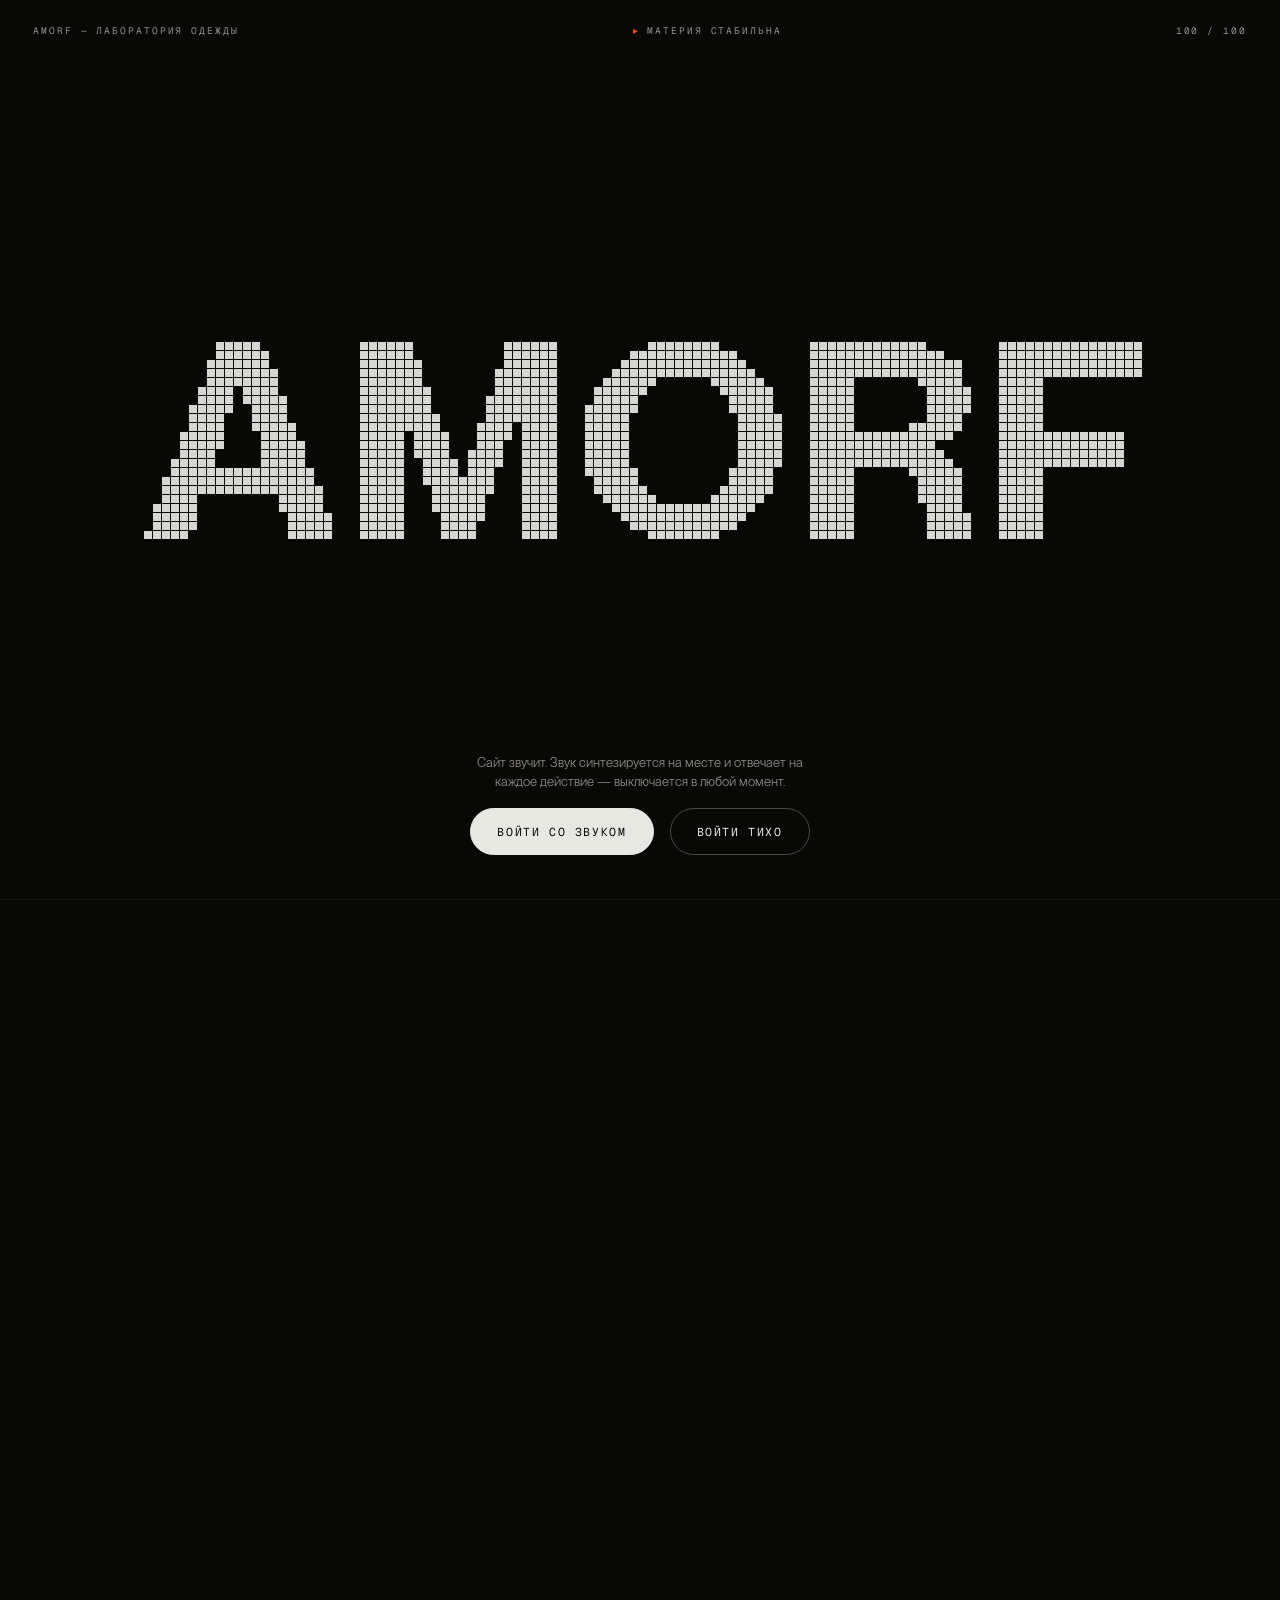
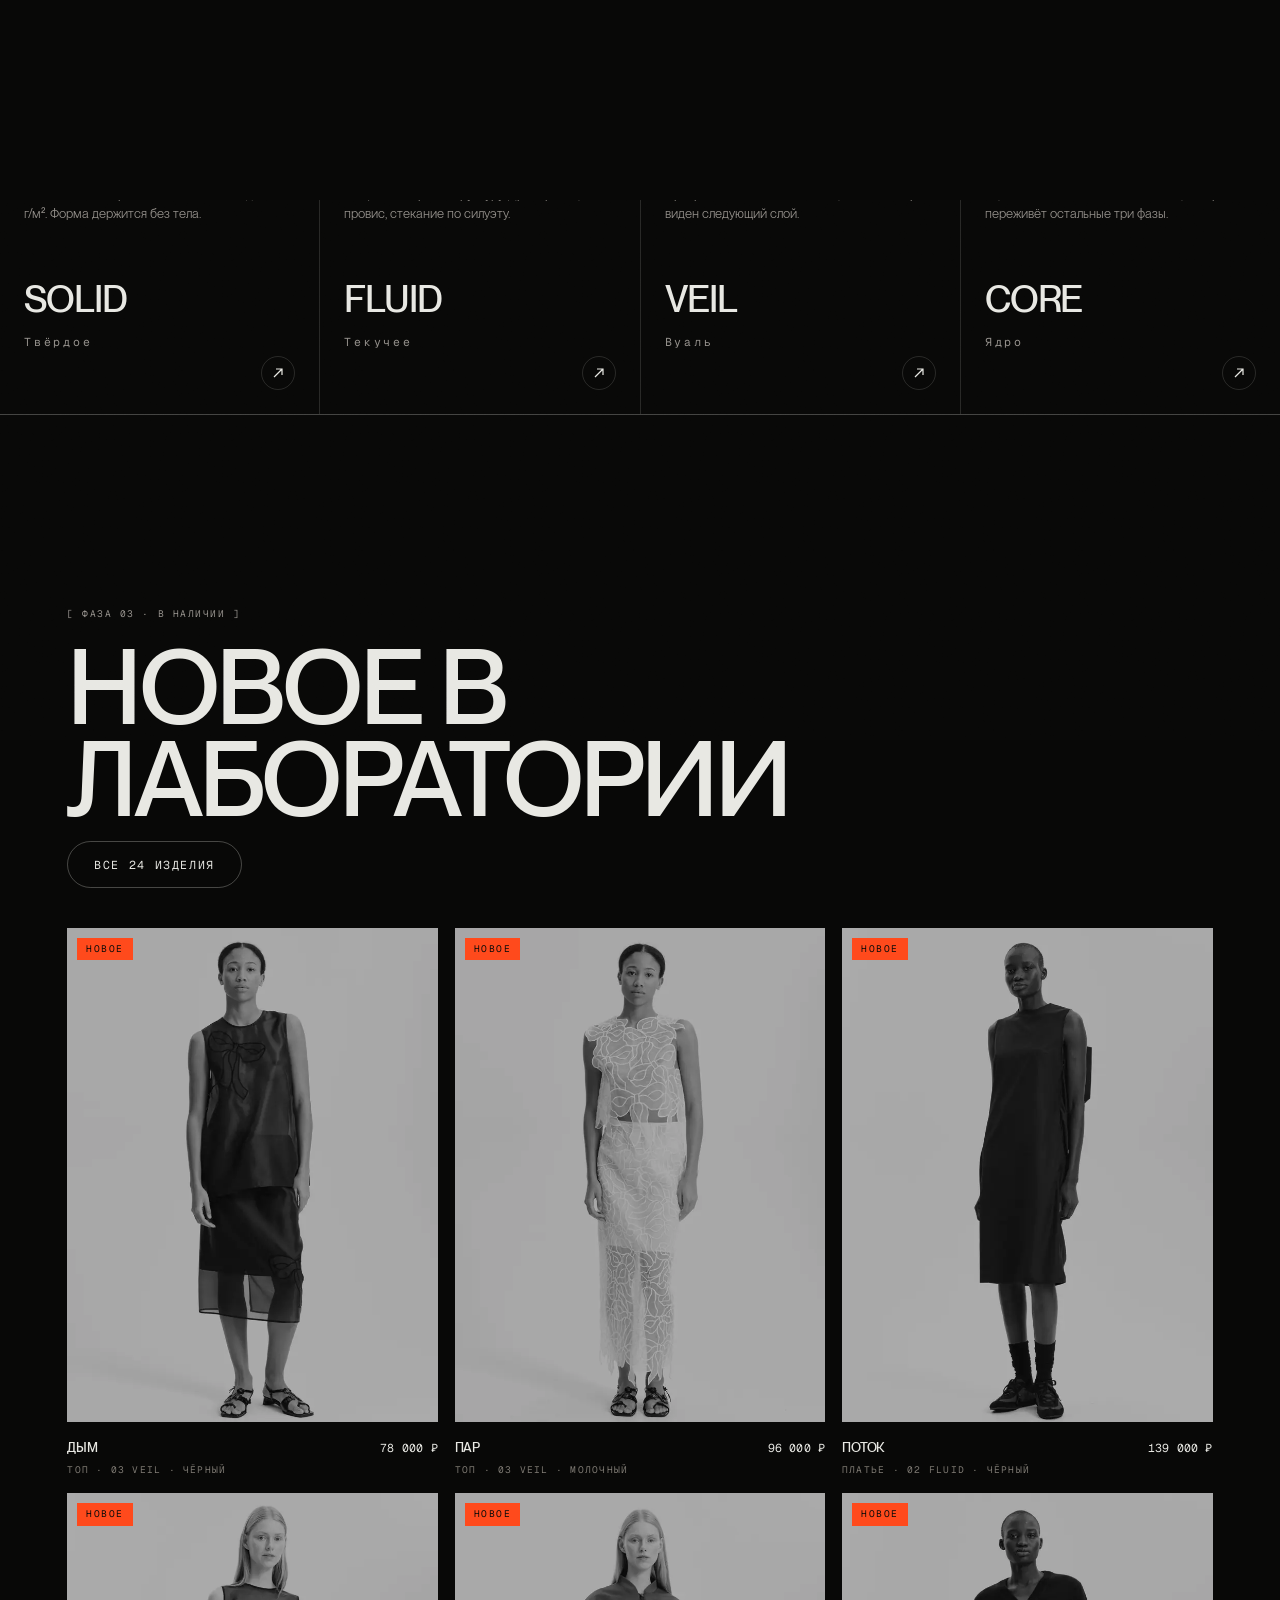
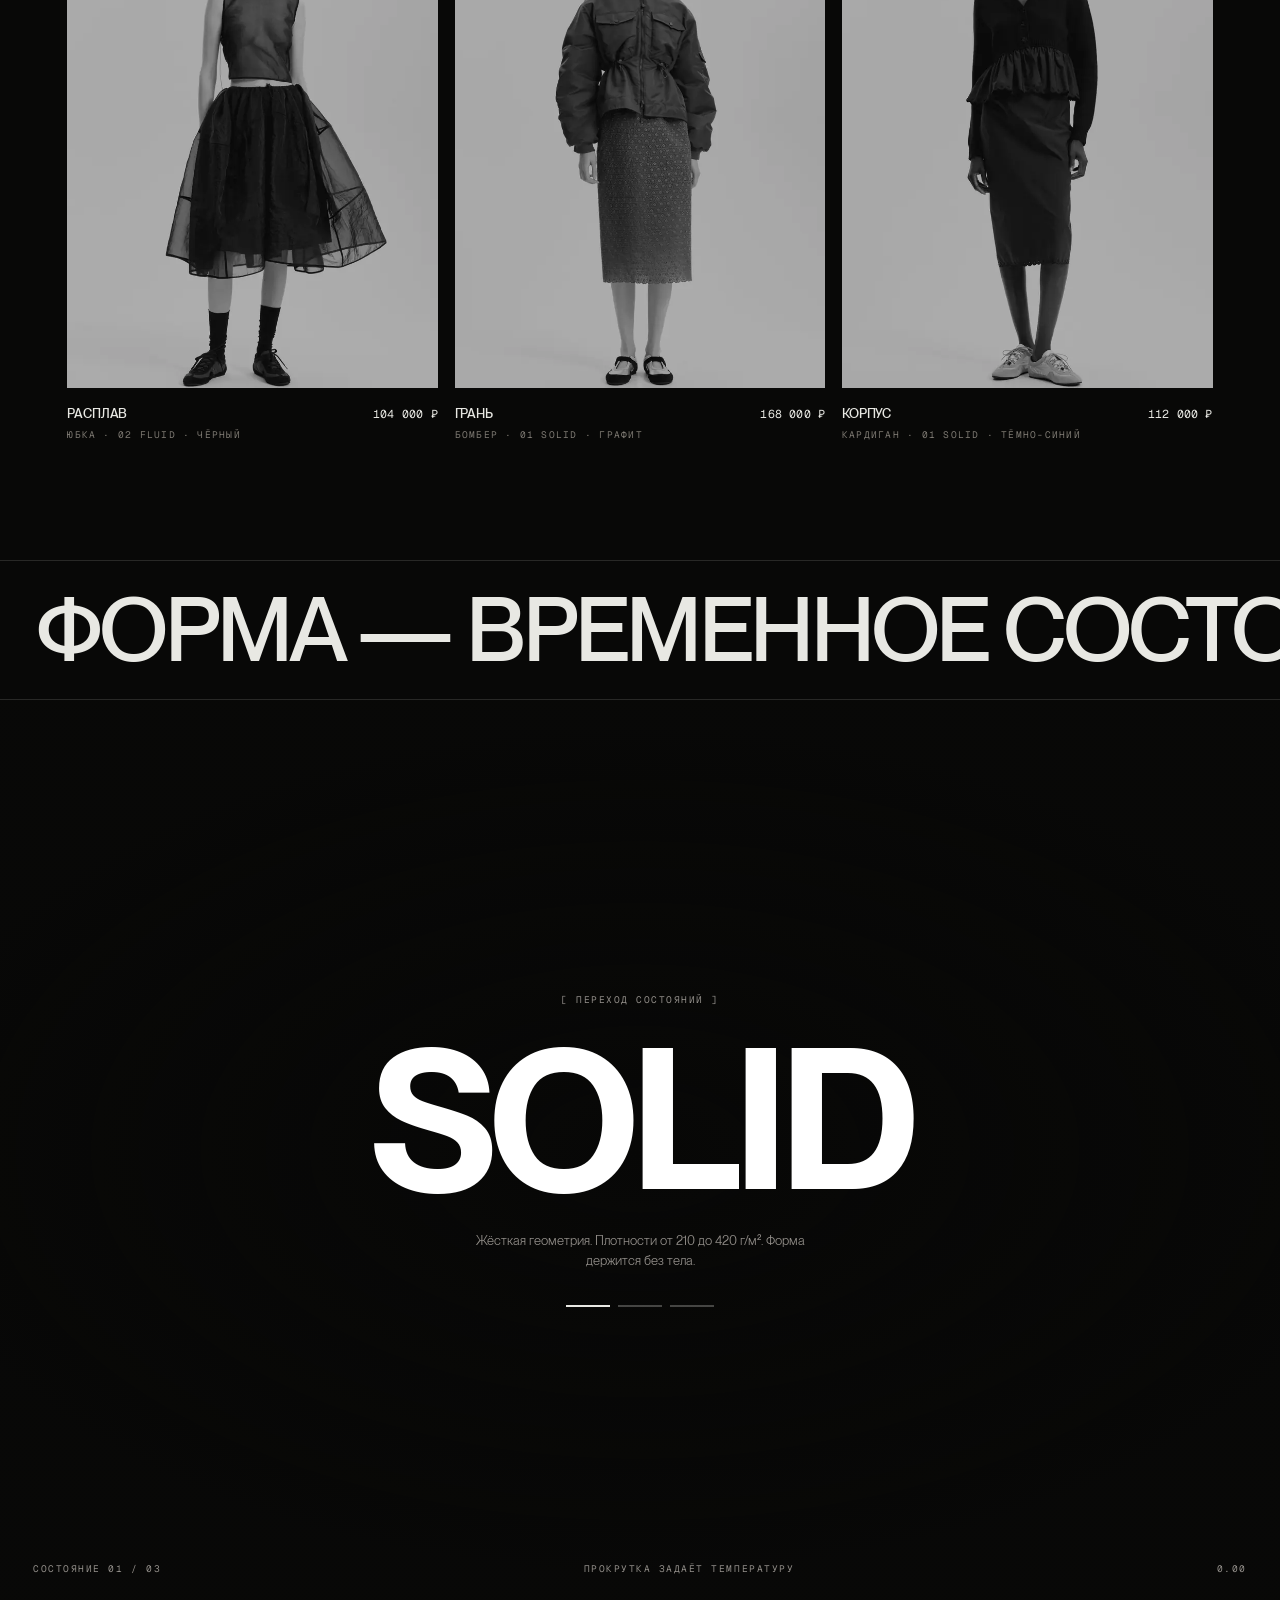
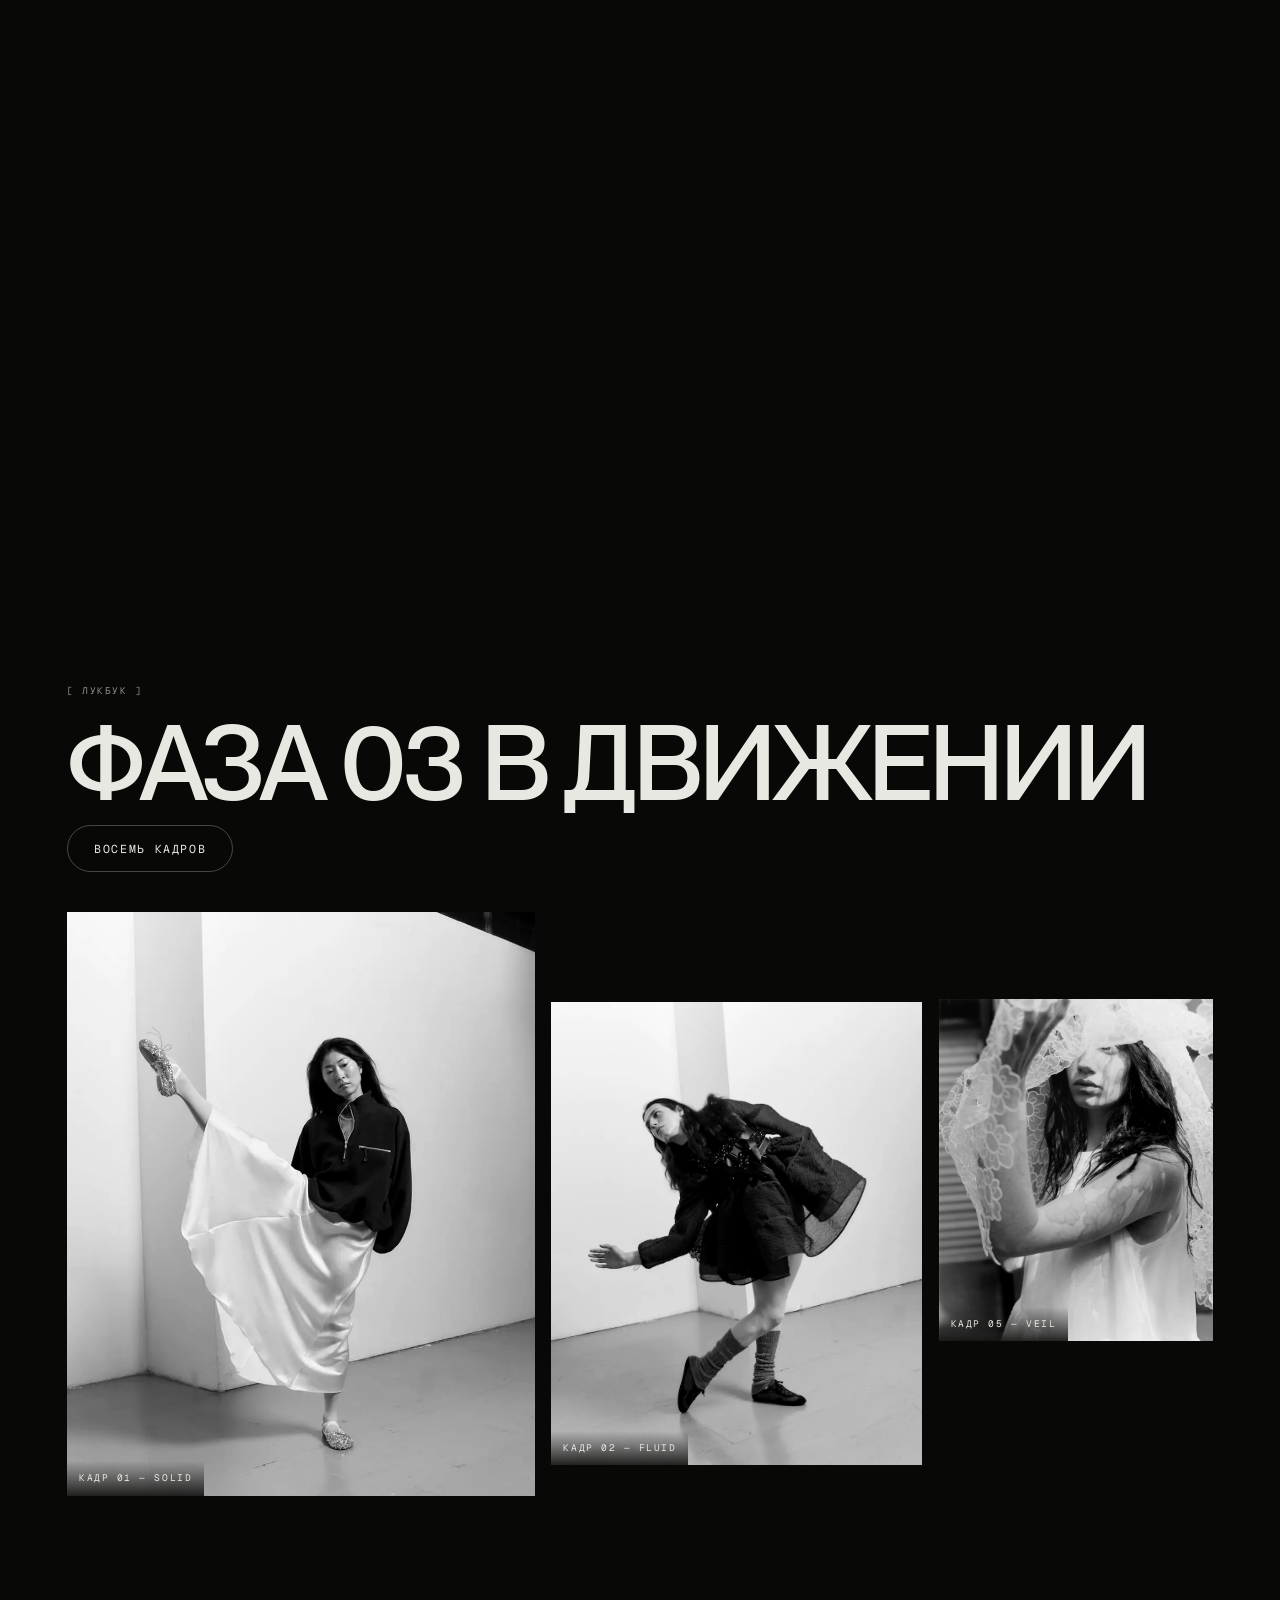
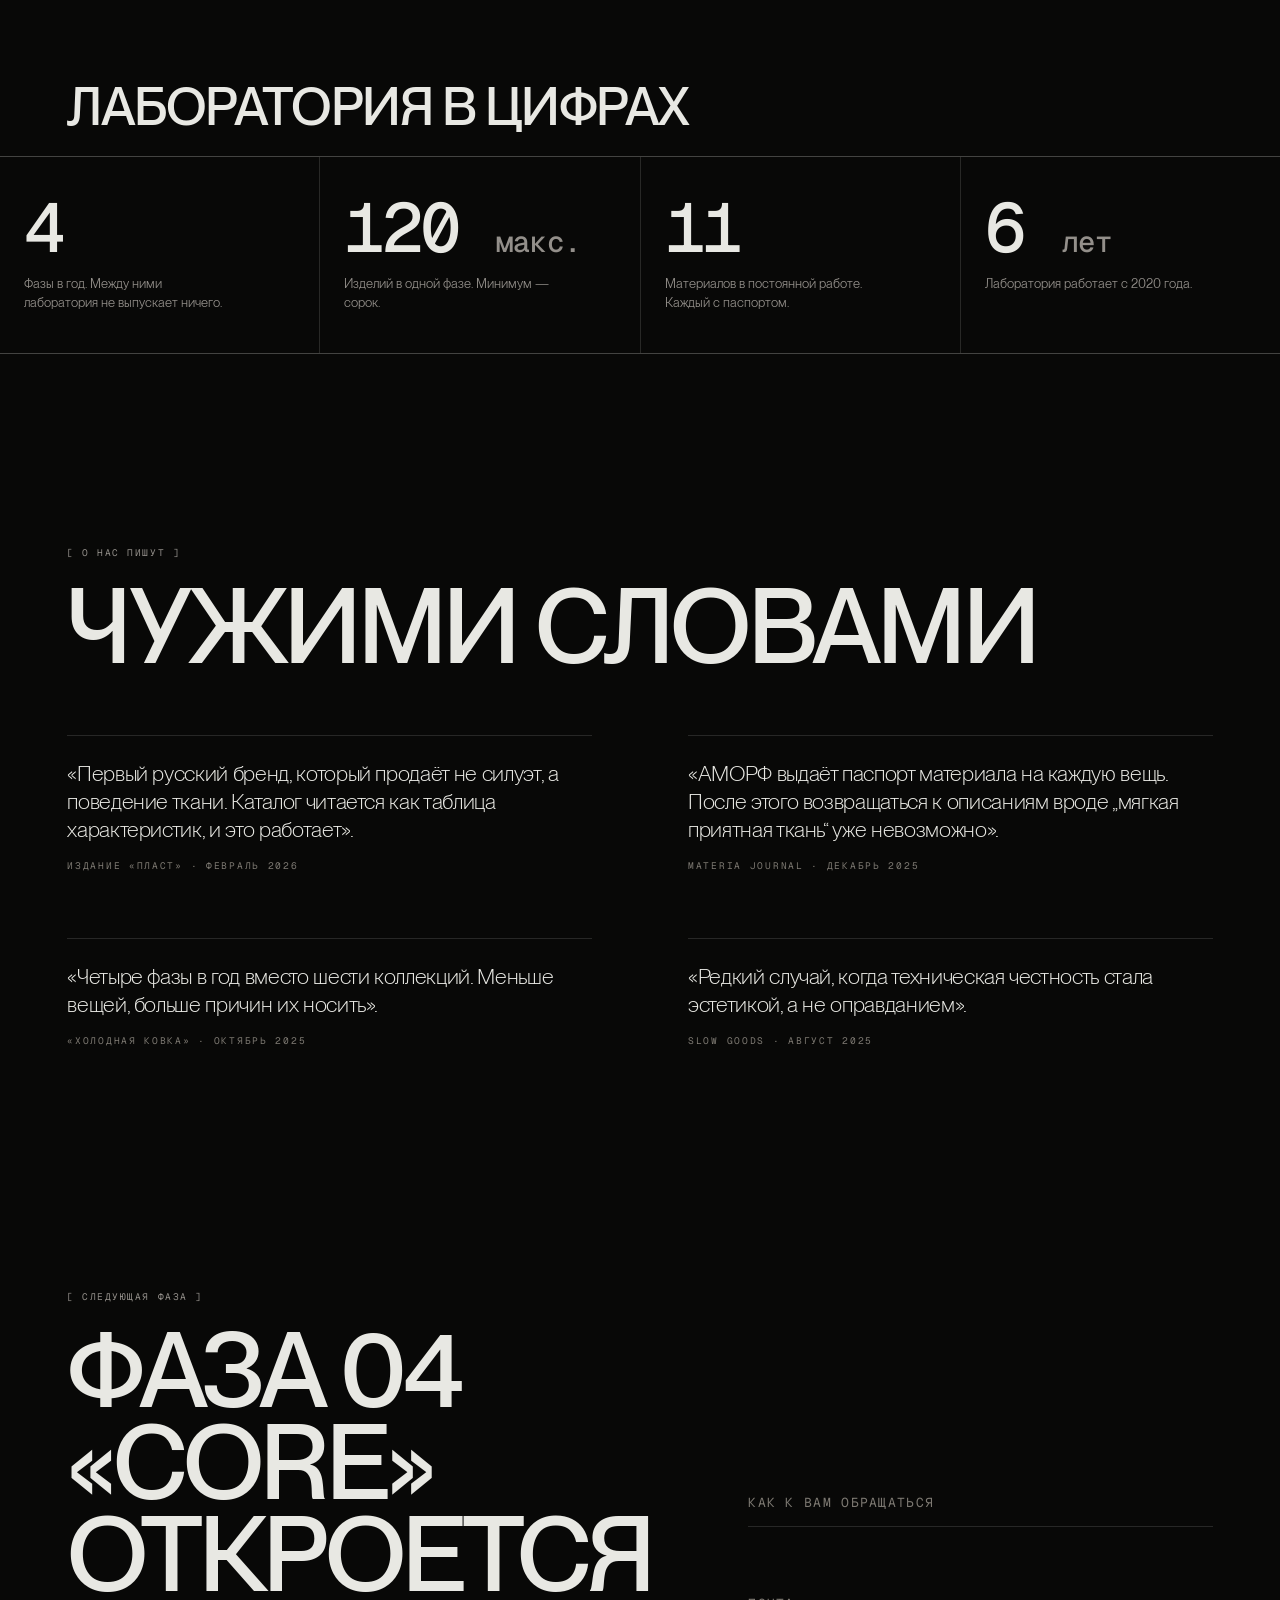
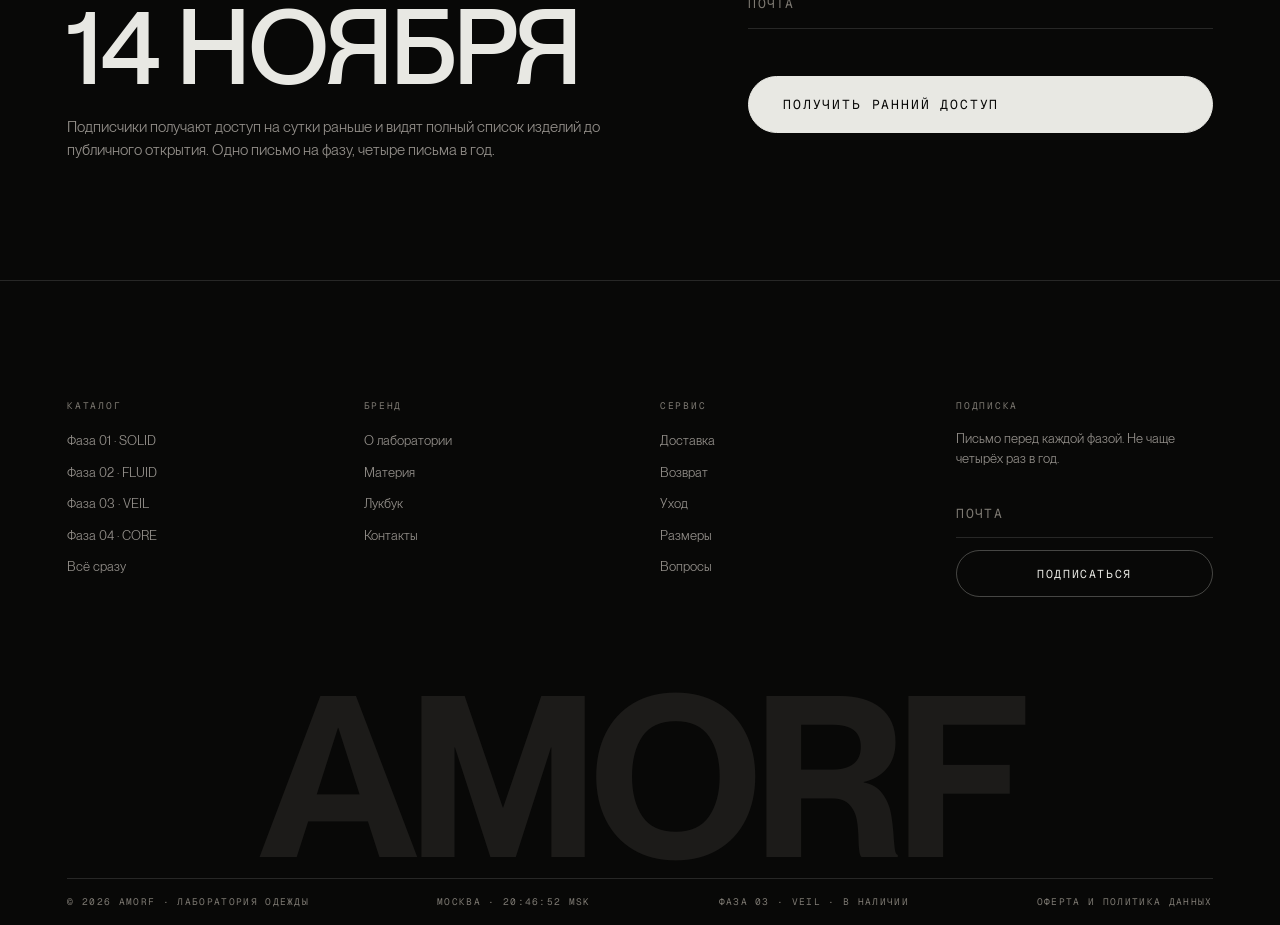
<file: index.html>
<!doctype html>
<html lang="ru" class="js-off">
<head>
<meta charset="utf-8">
<meta name="viewport" content="width=device-width,initial-scale=1">
<title>AMORF — лаборатория одежды. Фаза 03 «VEIL»</title>
<meta name="description" content="АМОРФ — лаборатория одежды: четыре фазы материи в год, от 40 до 120 изделий в фазе, паспорт материала на каждую вещь. Каталог фазы 03 «VEIL» в наличии.">
<meta name="theme-color" content="#080807">
<meta property="og:type" content="website">
<meta property="og:site_name" content="AMORF">
<meta property="og:title" content="AMORF — лаборатория одежды. Фаза 03 «VEIL»">
<meta property="og:description" content="АМОРФ — лаборатория одежды: четыре фазы материи в год, от 40 до 120 изделий в фазе, паспорт материала на каждую вещь. Каталог фазы 03 «VEIL» в наличии.">
<meta property="og:image" content="assets/img/p/s-01-a.webp">
<meta property="og:locale" content="ru_RU">
<meta name="twitter:card" content="summary_large_image">
<link rel="icon" href="data:image/svg+xml,%3Csvg xmlns='http://www.w3.org/2000/svg' viewBox='0 0 24 24'%3E%3Crect width='24' height='24' fill='%23080807'/%3E%3Cg fill='none' stroke='%23E8E8E3' stroke-width='1.4'%3E%3Cpath d='M12 2.5V21.5M6 7.6H18M8.4 16.4H15.6'/%3E%3Cpath d='M12 8.8 15.2 12 12 15.2 8.8 12Z'/%3E%3C/g%3E%3C/svg%3E">
<link rel="preload" as="font" type="font/woff2" href="assets/fonts/PPNeueMontreal-Medium.woff2" crossorigin>
<link rel="preload" as="font" type="font/woff2" href="assets/fonts/GeistMono-Variable.woff2" crossorigin>
<link rel="stylesheet" href="assets/css/tokens.css">
<link rel="stylesheet" href="assets/css/sections.css">
</head>
<body data-page="index.html">
<a class="skip" href="#main">К основному содержимому</a>
<div class="progress" aria-hidden="true"></div>
<div class="grain" aria-hidden="true"></div>
<div class="rails" aria-hidden="true">
  <span class="rail-txt rail-txt--l">AMORF — лаборатория одежды</span>
  <span class="rail-txt rail-txt--r">Фаза 03 · VEIL · 2026</span>
</div>
<div class="pl" data-loader>
 <canvas class="pl__cv" data-loader-cv aria-hidden="true"></canvas>
 <div class="pl__hud" aria-hidden="true">
  <span class="pl__hudi">AMORF — лаборатория одежды</span>
  <span class="pl__hudi pl__hudi--st" data-loader-status>инициализация материи</span>
  <span class="pl__hudi"><span data-loader-num>000</span> / 100</span>
 </div>
 <div class="pl__in" data-loader-in>
  <p class="pl__hint">Сайт звучит. Звук синтезируется на месте и отвечает на каждое действие — выключается в любой момент.</p>
  <div class="pl__acts">
   <button class="btn btn--solid" type="button" data-loader-btn>Войти со звуком</button>
   <button class="btn" type="button" data-loader-skip>Войти тихо</button>
  </div>
 </div>
</div>
<div class="ticker" aria-hidden="true"><div class="ticker__track"><span class="ticker__i">Бесплатная доставка по России от 30 000 ₽</span><span class="ticker__i">Фаза 03 «VEIL» — в наличии</span><span class="ticker__i">Паспорт материала на каждую вещь</span><span class="ticker__i">Обмен и возврат 30 дней</span><span class="ticker__i">Шоурум: Москва, Нижний Сусальный, 5с19</span><span class="ticker__i">Ремонт изделий AMORF — бессрочно</span><span class="ticker__i">Бесплатная доставка по России от 30 000 ₽</span><span class="ticker__i">Фаза 03 «VEIL» — в наличии</span><span class="ticker__i">Паспорт материала на каждую вещь</span><span class="ticker__i">Обмен и возврат 30 дней</span><span class="ticker__i">Шоурум: Москва, Нижний Сусальный, 5с19</span><span class="ticker__i">Ремонт изделий AMORF — бессрочно</span></div></div>
<header class="hdr">
 <div class="wrap hdr__in">
  <a class="hdr__brand" href="index.html" aria-label="AMORF — на главную">
   <svg class="hdr__sig" viewBox="0 0 24 24" fill="none" stroke="currentColor" stroke-width="1.25" stroke-linejoin="round" aria-hidden="true"><path d="M12 1.5V22.5M5.3 7.3H18.7M7.7 16.7H16.3"/><path d="M12 8.5 15.5 12 12 15.5 8.5 12Z"/></svg><span class="hdr__word">AMORF</span>
  </a>
  <nav class="hdr__nav" aria-label="Основная навигация"><a href="catalog.html">Каталог</a><a href="lookbook.html">Лукбук</a><a href="material.html">Материя</a><a href="about.html">Бренд</a><a href="service.html">Сервис</a></nav>
  <div class="hdr__side">
   <button class="snd" type="button" data-sound-toggle aria-pressed="false" aria-label="Включить звук интерфейса">
    <span class="snd__bars" aria-hidden="true"><i></i><i></i><i></i><i></i></span>
   </button>
   <button class="hdr__act" type="button" data-cart-open aria-label="Открыть корзину">
    Корзина <span class="hdr__count mono" data-cart-count>00</span>
   </button>
   <button class="burg" type="button" data-ovl-open aria-expanded="false" aria-controls="ovl" aria-label="Открыть меню">
    <i></i><i></i>
   </button>
  </div>
 </div>
</header>

<div class="ovl" id="ovl" data-ovl aria-hidden="true">
 <div class="wrap ovl__top">
  <span class="lbl">Меню</span>
  <button class="close" type="button" data-ovl-close aria-label="Закрыть меню"></button>
 </div>
 <div class="wrap ovl__body">
  <nav class="ovl__list" aria-label="Меню">
   <a href="index.html" aria-current="page">Главная</a><a href="catalog.html">Каталог</a><a href="lookbook.html">Лукбук</a><a href="material.html">Материя</a><a href="about.html">Бренд</a><a href="service.html">Сервис</a><a href="contact.html">Контакты</a>
  </nav>
  <div class="ovl__meta">
   <div><span class="lbl">Шоурум</span><p class="body mt3" style="font-size:var(--t-s)">Москва, Нижний Сусальный, 5с19<br>Пн–Вс, 12:00–21:00</p></div>
   <div><span class="lbl">Связь</span><p class="body mt3" style="font-size:var(--t-s)"><a class="ulink" href="mailto:hello@amorf.studio">hello@amorf.studio</a><br><a class="ulink" href="tel:+74951234567">+7 495 123-45-67</a></p></div>
   <div><span class="lbl">Время</span><p class="body mt3 mono" style="font-size:var(--t-s)"><span data-clock>00:00:00</span> MSK</p></div>
  </div>
 </div>
</div>
<main id="main">

<section class="hero" id="hero">
 <canvas class="hero__cv" data-shader aria-hidden="true"></canvas>
 <div class="wrap hero__top">
  <div class="hero__meta">
   <span class="lbl lbl--b">Фаза 03 · VEIL · 2026</span>
   <span class="lbl hide-sm">Изделий в фазе — 74</span>
   <span class="lbl">Москва · <span class="mono" data-clock>00:00:00</span></span>
  </div>
 </div>
 <div class="wrap">
  <h1 class="hero__word"><span data-scramble>AMORF</span><span class="sr"> АМОРФ — лаборатория одежды. Четыре фазы материи в год.</span></h1>
  <div class="hero__bottom">
   <p class="hero__claim" data-split>Форма — временное состояние материи. Мы задаём материалу условия и фиксируем то, во что он превратился.</p>
   <div class="hero__side">
    <span class="lbl">Четыре фазы в год · от 40 до 120 изделий</span>
    <div style="display:flex;gap:10px;flex-wrap:wrap">
     <a class="btn" href="catalog.html" data-mag>Смотреть каталог</a>
     <a class="btn" href="material.html" data-mag>Что такое материя</a>
    </div>
   </div>
  </div>
  <div class="hero__cue mt5"><i aria-hidden="true"></i><span class="lbl">Листайте</span></div>
 </div>
</section>

<section class="section" id="manifest" aria-labelledby="manifest-t">
 <div class="wrap manifest__grid">
  <div>
   <span class="lbl lbl--b" data-rv="still">Манифест</span>
   <h2 class="manifest__big mt4" id="manifest-t" data-split>Мы не проектируем одежду. Мы задаём материалу условия и фиксируем состояние, в котором он оказался.</h2>
  </div>
  <div class="manifest__cols">
   <p class="body" data-rv>АМОРФ — от аморфного кремния: вещества без кристаллической решётки, застывшего между состояниями. Мы работаем так же. Сначала материал, потом форма — никогда наоборот.</p>
   <p class="body" data-rv>Год делится на четыре фазы. В каждой от сорока до ста двадцати изделий, и ни одного повтора. Когда фаза закрыта, лекала уходят в архив: перевыпуска не будет.</p>
   <p class="body" data-rv>На каждую вещь мы выдаём паспорт материала: состав, плотность в граммах на квадратный метр, фабрика, режим ухода. Не описание ощущений — измеренные величины.</p>
   <div data-rv><a class="btn mt3" href="about.html" data-mag>О лаборатории</a></div>
  </div>
 </div>
</section>

<section class="section--tight" id="phases" aria-labelledby="phases-t">
 <div class="wrap flexbar" style="padding-bottom:var(--s4)">
  <h2 class="h-2" id="phases-t" data-rv="still">Четыре фазы</h2>
  <a class="lbl ulink" href="catalog.html">Весь каталог →</a>
 </div>
 <div class="phases"><a class="phase" href="catalog.html?phase=solid" data-cursor="01 SOLID">
  <span class="phase__glow" aria-hidden="true"></span>
  <span class="phase__n">Фаза 01</span>
  <span class="phase__d">Жёсткая геометрия. Плотности от 210 до 420 г/м². Форма держится без тела.</span>
  <span class="phase__t">SOLID</span>
  <span class="phase__lat">Твёрдое</span>
  <span class="phase__go" aria-hidden="true">
   <svg width="12" height="12" viewBox="0 0 12 12" fill="none" stroke="currentColor" stroke-width="1.2"><path d="M2 10 10 2M4 2h6v6"/></svg>
  </span>
 </a><a class="phase" href="catalog.html?phase=fluid" data-cursor="02 FLUID">
  <span class="phase__glow" aria-hidden="true"></span>
  <span class="phase__n">Фаза 02</span>
  <span class="phase__d">Вещество теряет структуру. Драпировка, провис, стекание по силуэту.</span>
  <span class="phase__t">FLUID</span>
  <span class="phase__lat">Текучее</span>
  <span class="phase__go" aria-hidden="true">
   <svg width="12" height="12" viewBox="0 0 12 12" fill="none" stroke="currentColor" stroke-width="1.2"><path d="M2 10 10 2M4 2h6v6"/></svg>
  </span>
 </a><a class="phase" href="catalog.html?phase=veil" data-cursor="03 VEIL">
  <span class="phase__glow" aria-hidden="true"></span>
  <span class="phase__n">Фаза 03</span>
  <span class="phase__d">Прозрачность от 42 г/м². Слои, сквозь которые виден следующий слой.</span>
  <span class="phase__t">VEIL</span>
  <span class="phase__lat">Вуаль</span>
  <span class="phase__go" aria-hidden="true">
   <svg width="12" height="12" viewBox="0 0 12 12" fill="none" stroke="currentColor" stroke-width="1.2"><path d="M2 10 10 2M4 2h6v6"/></svg>
  </span>
 </a><a class="phase" href="catalog.html?phase=core" data-cursor="04 CORE">
  <span class="phase__glow" aria-hidden="true"></span>
  <span class="phase__n">Фаза 04</span>
  <span class="phase__d">То, что не меняет состояние. База, которая переживёт остальные три фазы.</span>
  <span class="phase__t">CORE</span>
  <span class="phase__lat">Ядро</span>
  <span class="phase__go" aria-hidden="true">
   <svg width="12" height="12" viewBox="0 0 12 12" fill="none" stroke="currentColor" stroke-width="1.2"><path d="M2 10 10 2M4 2h6v6"/></svg>
  </span>
 </a></div>
</section>

<section class="section" id="drop" aria-labelledby="drop-t">
 <div class="wrap">
  <div class="flexbar" style="padding-bottom:var(--s5)">
   <div>
    <span class="lbl lbl--b" data-rv="still">Фаза 03 · в наличии</span>
    <h2 class="h-1 mt3" id="drop-t" data-rv="still">Новое в лаборатории</h2>
   </div>
   <a class="btn" href="catalog.html" data-mag>Все 24 изделия</a>
  </div>
  <div class="pgrid" data-cols="3" data-rv-group><article class="pcard"><span class="pcard__tag pcard__tag--hot">Новое</span><a href="product.html?sku=AMF-V-01" aria-label="Топ ДЫМ — 78 000 ₽"><div class="matter" data-swap data-cursor="Открыть"><img class="matter__img" src="assets/img/p/v-01-a.webp" width="720" height="960" alt="Топ ДЫМ, гибридная органза, чёрный"><img class="matter__img matter__img--b" src="assets/img/p/v-01-b.webp" width="720" height="960" alt="" aria-hidden="true" loading="lazy"><canvas class="matter__ras" aria-hidden="true"></canvas></div><div class="pcard__row"><h3 class="pcard__n">ДЫМ</h3><span class="pcard__p">78 000 ₽</span></div><p class="pcard__m">Топ · 03 VEIL · Чёрный</p></a></article><article class="pcard"><span class="pcard__tag pcard__tag--hot">Новое</span><a href="product.html?sku=AMF-V-02" aria-label="Топ ПАР — 96 000 ₽"><div class="matter" data-swap data-cursor="Открыть"><img class="matter__img" src="assets/img/p/v-02-a.webp" width="720" height="960" alt="Топ ПАР, вышивка по тюлю, молочный"><img class="matter__img matter__img--b" src="assets/img/p/v-02-b.webp" width="720" height="960" alt="" aria-hidden="true" loading="lazy"><canvas class="matter__ras" aria-hidden="true"></canvas></div><div class="pcard__row"><h3 class="pcard__n">ПАР</h3><span class="pcard__p">96 000 ₽</span></div><p class="pcard__m">Топ · 03 VEIL · Молочный</p></a></article><article class="pcard"><span class="pcard__tag pcard__tag--hot">Новое</span><a href="product.html?sku=AMF-M-01" aria-label="Платье ПОТОК — 139 000 ₽"><div class="matter" data-swap data-cursor="Открыть"><img class="matter__img" src="assets/img/p/m-01-a.webp" width="720" height="960" alt="Платье ПОТОК, переработанный файль, чёрный"><img class="matter__img matter__img--b" src="assets/img/p/m-01-b.webp" width="720" height="960" alt="" aria-hidden="true" loading="lazy"><canvas class="matter__ras" aria-hidden="true"></canvas></div><div class="pcard__row"><h3 class="pcard__n">ПОТОК</h3><span class="pcard__p">139 000 ₽</span></div><p class="pcard__m">Платье · 02 FLUID · Чёрный</p></a></article><article class="pcard"><span class="pcard__tag pcard__tag--hot">Новое</span><a href="product.html?sku=AMF-M-04" aria-label="Юбка РАСПЛАВ — 104 000 ₽"><div class="matter" data-swap data-cursor="Открыть"><img class="matter__img" src="assets/img/p/m-04-a.webp" width="720" height="960" alt="Юбка РАСПЛАВ, жидкий миртия, чёрный" loading="lazy"><img class="matter__img matter__img--b" src="assets/img/p/m-04-b.webp" width="720" height="960" alt="" aria-hidden="true" loading="lazy"><canvas class="matter__ras" aria-hidden="true"></canvas></div><div class="pcard__row"><h3 class="pcard__n">РАСПЛАВ</h3><span class="pcard__p">104 000 ₽</span></div><p class="pcard__m">Юбка · 02 FLUID · Чёрный</p></a></article><article class="pcard"><span class="pcard__tag pcard__tag--hot">Новое</span><a href="product.html?sku=AMF-S-01" aria-label="Бомбер ГРАНЬ — 168 000 ₽"><div class="matter" data-swap data-cursor="Открыть"><img class="matter__img" src="assets/img/p/s-01-a.webp" width="720" height="960" alt="Бомбер ГРАНЬ, технический нейлон, графит" loading="lazy"><img class="matter__img matter__img--b" src="assets/img/p/s-01-b.webp" width="720" height="960" alt="" aria-hidden="true" loading="lazy"><canvas class="matter__ras" aria-hidden="true"></canvas></div><div class="pcard__row"><h3 class="pcard__n">ГРАНЬ</h3><span class="pcard__p">168 000 ₽</span></div><p class="pcard__m">Бомбер · 01 SOLID · Графит</p></a></article><article class="pcard"><span class="pcard__tag pcard__tag--hot">Новое</span><a href="product.html?sku=AMF-S-06" aria-label="Кардиган КОРПУС — 112 000 ₽"><div class="matter" data-swap data-cursor="Открыть"><img class="matter__img" src="assets/img/p/s-06-a.webp" width="720" height="960" alt="Кардиган КОРПУС, классический кашемир, тёмно-синий" loading="lazy"><img class="matter__img matter__img--b" src="assets/img/p/s-06-b.webp" width="720" height="960" alt="" aria-hidden="true" loading="lazy"><canvas class="matter__ras" aria-hidden="true"></canvas></div><div class="pcard__row"><h3 class="pcard__n">КОРПУС</h3><span class="pcard__p">112 000 ₽</span></div><p class="pcard__m">Кардиган · 01 SOLID · Тёмно-синий</p></a></article></div>
 </div>
</section>

<section class="band" aria-hidden="true"><div class="band__track"><span class="band__i">Форма — временное состояние материи<span>◆</span></span><span class="band__i">Форма — временное состояние материи<span>◆</span></span><span class="band__i">Форма — временное состояние материи<span>◆</span></span><span class="band__i">Форма — временное состояние материи<span>◆</span></span></div></section>

<section class="pscroll" id="pscroll" aria-labelledby="pscroll-t">
 <div class="pscroll__stage">
  <canvas class="pscroll__cv" data-matter-cv aria-hidden="true"></canvas>
  <span class="pscroll__veil" aria-hidden="true"></span>
  <div class="pscroll__ui">
   <span class="lbl lbl--b">Переход состояний</span>
   <h2 class="sr" id="pscroll-t">Как материя меняет состояние</h2>
   <div class="pscroll__st"><div class="pscroll__w" data-matter-word>SOLID</div></div>
   <p class="pscroll__d" data-matter-desc>Жёсткая геометрия. Плотности от 210 до 420 г/м². Форма держится без тела.</p>
   <div class="pscroll__bar" aria-hidden="true"><i class="is-on"></i><i></i><i></i></div>
  </div>
  <div class="pscroll__hud">
   <span class="lbl">Состояние <span class="mono" data-matter-n>01 / 03</span></span>
   <span class="lbl hide-sm">Прокрутка задаёт температуру</span>
   <span class="lbl mono" data-matter-t>0.00</span>
  </div>
 </div>
</section>

<section class="section" id="look" aria-labelledby="look-t">
 <div class="wrap">
  <div class="flexbar" style="padding-bottom:var(--s5)">
   <div>
    <span class="lbl lbl--b" data-rv="still">Лукбук</span>
    <h2 class="h-1 mt3" id="look-t" data-rv="still">Фаза 03 в движении</h2>
   </div>
   <a class="btn" href="lookbook.html" data-mag>Восемь кадров</a>
  </div>
  <div class="lookteaser" data-rv-group>
   <a class="lt-1" href="lookbook.html" data-cursor="Лукбук"><figure><img src="assets/img/look/l01.webp" alt="Кадр лукбука: движение в юбке фазы 01" width="880" height="1099" loading="lazy"><figcaption>Кадр 01 — SOLID</figcaption></figure></a>
   <a class="lt-2" href="lookbook.html" data-cursor="Лукбук"><figure><img src="assets/img/look/l02.webp" alt="Кадр лукбука: наклон в пальто фазы 02" width="880" height="1100" loading="lazy"><figcaption>Кадр 02 — FLUID</figcaption></figure></a>
   <a class="lt-3" href="lookbook.html" data-cursor="Лукбук"><figure><img src="assets/img/look/l05.webp" alt="Кадр лукбука: слой органзы фазы 03" width="880" height="1100" loading="lazy"><figcaption>Кадр 05 — VEIL</figcaption></figure></a>
  </div>
 </div>
</section>

<section class="section--tight" id="numbers" aria-labelledby="numbers-t">
 <div class="wrap" style="padding-bottom:var(--s4)"><h2 class="h-2" id="numbers-t" data-rv="still">Лаборатория в цифрах</h2></div>
 <div class="stats"><div class="stat"><div class="stat__v"><span data-count="4">0</span></div><p class="stat__l">Фазы в год. Между ними лаборатория не выпускает ничего.</p></div><div class="stat"><div class="stat__v"><span data-count="120">0</span> <span class="stat__u">макс.</span></div><p class="stat__l">Изделий в одной фазе. Минимум — сорок.</p></div><div class="stat"><div class="stat__v"><span data-count="11">0</span></div><p class="stat__l">Материалов в постоянной работе. Каждый с паспортом.</p></div><div class="stat"><div class="stat__v"><span data-count="6">0</span> <span class="stat__u">лет</span></div><p class="stat__l">Лаборатория работает с 2020 года.</p></div></div>
</section>

<section class="section" id="press" aria-labelledby="press-t">
 <div class="wrap">
  <span class="lbl lbl--b" data-rv="still">О нас пишут</span>
  <h2 class="h-1 mt3" id="press-t" data-rv="still" style="margin-bottom:var(--s6)">Чужими словами</h2>
  <div class="press"><figure data-rv><blockquote>«Первый русский бренд, который продаёт не силуэт, а поведение ткани. Каталог читается как таблица характеристик, и это работает».</blockquote><figcaption>Издание «Пласт» · февраль 2026</figcaption></figure><figure data-rv><blockquote>«АМОРФ выдаёт паспорт материала на каждую вещь. После этого возвращаться к описаниям вроде „мягкая приятная ткань“ уже невозможно».</blockquote><figcaption>Materia Journal · декабрь 2025</figcaption></figure><figure data-rv><blockquote>«Четыре фазы в год вместо шести коллекций. Меньше вещей, больше причин их носить».</blockquote><figcaption>«Холодная ковка» · октябрь 2025</figcaption></figure><figure data-rv><blockquote>«Редкий случай, когда техническая честность стала эстетикой, а не оправданием».</blockquote><figcaption>Slow Goods · август 2025</figcaption></figure></div>
 </div>
</section>

<section class="section" id="join" aria-labelledby="join-t">
 <div class="wrap join">
  <div>
   <span class="lbl lbl--b" data-rv="still">Следующая фаза</span>
   <h2 class="h-1 mt3" id="join-t" data-split>Фаза 04 «CORE» откроется 14 ноября</h2>
   <p class="body mt4" data-rv>Подписчики получают доступ на сутки раньше и видят полный список изделий до публичного открытия. Одно письмо на фазу, четыре письма в год.</p>
  </div>
  <form class="join__form" data-form="join" data-ok="Готово. Доступ к фазе 04 придёт на эту почту." novalidate>
   <label class="field">
    <input class="field__inp" type="text" name="name" placeholder=" " data-rule="required name" autocomplete="name" required>
    <span class="field__lb">Как к вам обращаться</span>
    <span class="field__err" role="alert"></span>
   </label>
   <label class="field">
    <input class="field__inp" type="email" name="email" placeholder=" " data-rule="required email" autocomplete="email" required>
    <span class="field__lb">Почта</span>
    <span class="field__err" role="alert"></span>
   </label>
   <button class="btn btn--lg btn--solid" type="submit" data-mag>Получить ранний доступ</button>
   <p class="msg" data-form-msg role="status"></p>
  </form>
 </div>
</section>

</main>
<footer class="ftr">
 <div class="wrap">
  <div class="ftr__cols">
   <div class="ftr__col"><h3>Каталог</h3><ul><li><a href="catalog.html?phase=solid">Фаза 01 · SOLID</a></li><li><a href="catalog.html?phase=fluid">Фаза 02 · FLUID</a></li><li><a href="catalog.html?phase=veil">Фаза 03 · VEIL</a></li><li><a href="catalog.html?phase=core">Фаза 04 · CORE</a></li><li><a href="catalog.html">Всё сразу</a></li></ul></div><div class="ftr__col"><h3>Бренд</h3><ul><li><a href="about.html">О лаборатории</a></li><li><a href="material.html">Материя</a></li><li><a href="lookbook.html">Лукбук</a></li><li><a href="contact.html">Контакты</a></li></ul></div><div class="ftr__col"><h3>Сервис</h3><ul><li><a href="service.html#delivery">Доставка</a></li><li><a href="service.html#returns">Возврат</a></li><li><a href="service.html#care">Уход</a></li><li><a href="service.html#sizes">Размеры</a></li><li><a href="service.html#faq">Вопросы</a></li></ul></div>
   <div class="ftr__col">
    <h3>Подписка</h3>
    <p class="body" style="font-size:var(--t-s);margin-bottom:14px">Письмо перед каждой фазой. Не чаще четырёх раз в год.</p>
    <form data-form="sub" data-ok="Готово. Письмо придёт перед фазой 04." novalidate>
     <label class="field" style="margin-bottom:12px">
      <input class="field__inp" type="email" name="email" placeholder=" " data-rule="required email" autocomplete="email" required>
      <span class="field__lb">Почта</span>
      <span class="field__err" role="alert"></span>
     </label>
     <button class="btn btn--block" type="submit" data-mag>Подписаться</button>
     <p class="msg mt3" data-form-msg role="status"></p>
    </form>
   </div>
  </div>
 </div>
 <div class="wrap wrap--flush"><div class="ftr__word" aria-hidden="true">AMORF</div></div>
 <div class="wrap">
  <div class="ftr__bar">
   <span>© 2026 AMORF · Лаборатория одежды</span>
   <span>Москва · <span data-clock class="mono">00:00:00</span> MSK</span>
   <span>Фаза 03 · VEIL · в наличии</span>
   <span><a class="ulink" href="service.html#legal">Оферта и политика данных</a></span>
  </div>
 </div>
</footer>

<div class="scrim" data-scrim aria-hidden="true"></div>
<aside class="drawer" data-drawer aria-hidden="true" aria-label="Корзина">
 <div class="drawer__top">
  <span class="lbl">Корзина · <span data-cart-n>0</span></span>
  <button class="close" type="button" data-cart-close aria-label="Закрыть корзину"></button>
 </div>
 <div class="drawer__body" data-cart-body></div>
 <div class="drawer__foot">
  <div class="shipbar" data-shipbar hidden>
   <p class="shipbar__t"></p>
   <div class="shipbar__track"><span class="shipbar__fill"></span></div>
  </div>
  <div class="sum__r"><span>Доставка</span><span data-ship-out>—</span></div>
  <div class="sum__r sum__r--tot"><span>Итого</span><span data-cart-total>0 ₽</span></div>
  <a class="btn btn--solid btn--block mt3" href="checkout.html" data-checkout>Оформить заказ</a>
 </div>
</aside>
<script src="assets/js/vendor/gsap.min.js"></script>
<script src="assets/js/vendor/ScrollTrigger.min.js"></script>
<script src="assets/js/vendor/SplitText.min.js"></script>
<script src="assets/js/vendor/Observer.min.js"></script>
<script src="assets/js/vendor/CustomEase.min.js"></script>
<script src="assets/js/vendor/lenis.min.js"></script>
<script src="assets/js/data.js"></script>
<script src="assets/js/home.js" data-page-js></script>
<script src="assets/js/main.js"></script>
</body>
</html>
</file>
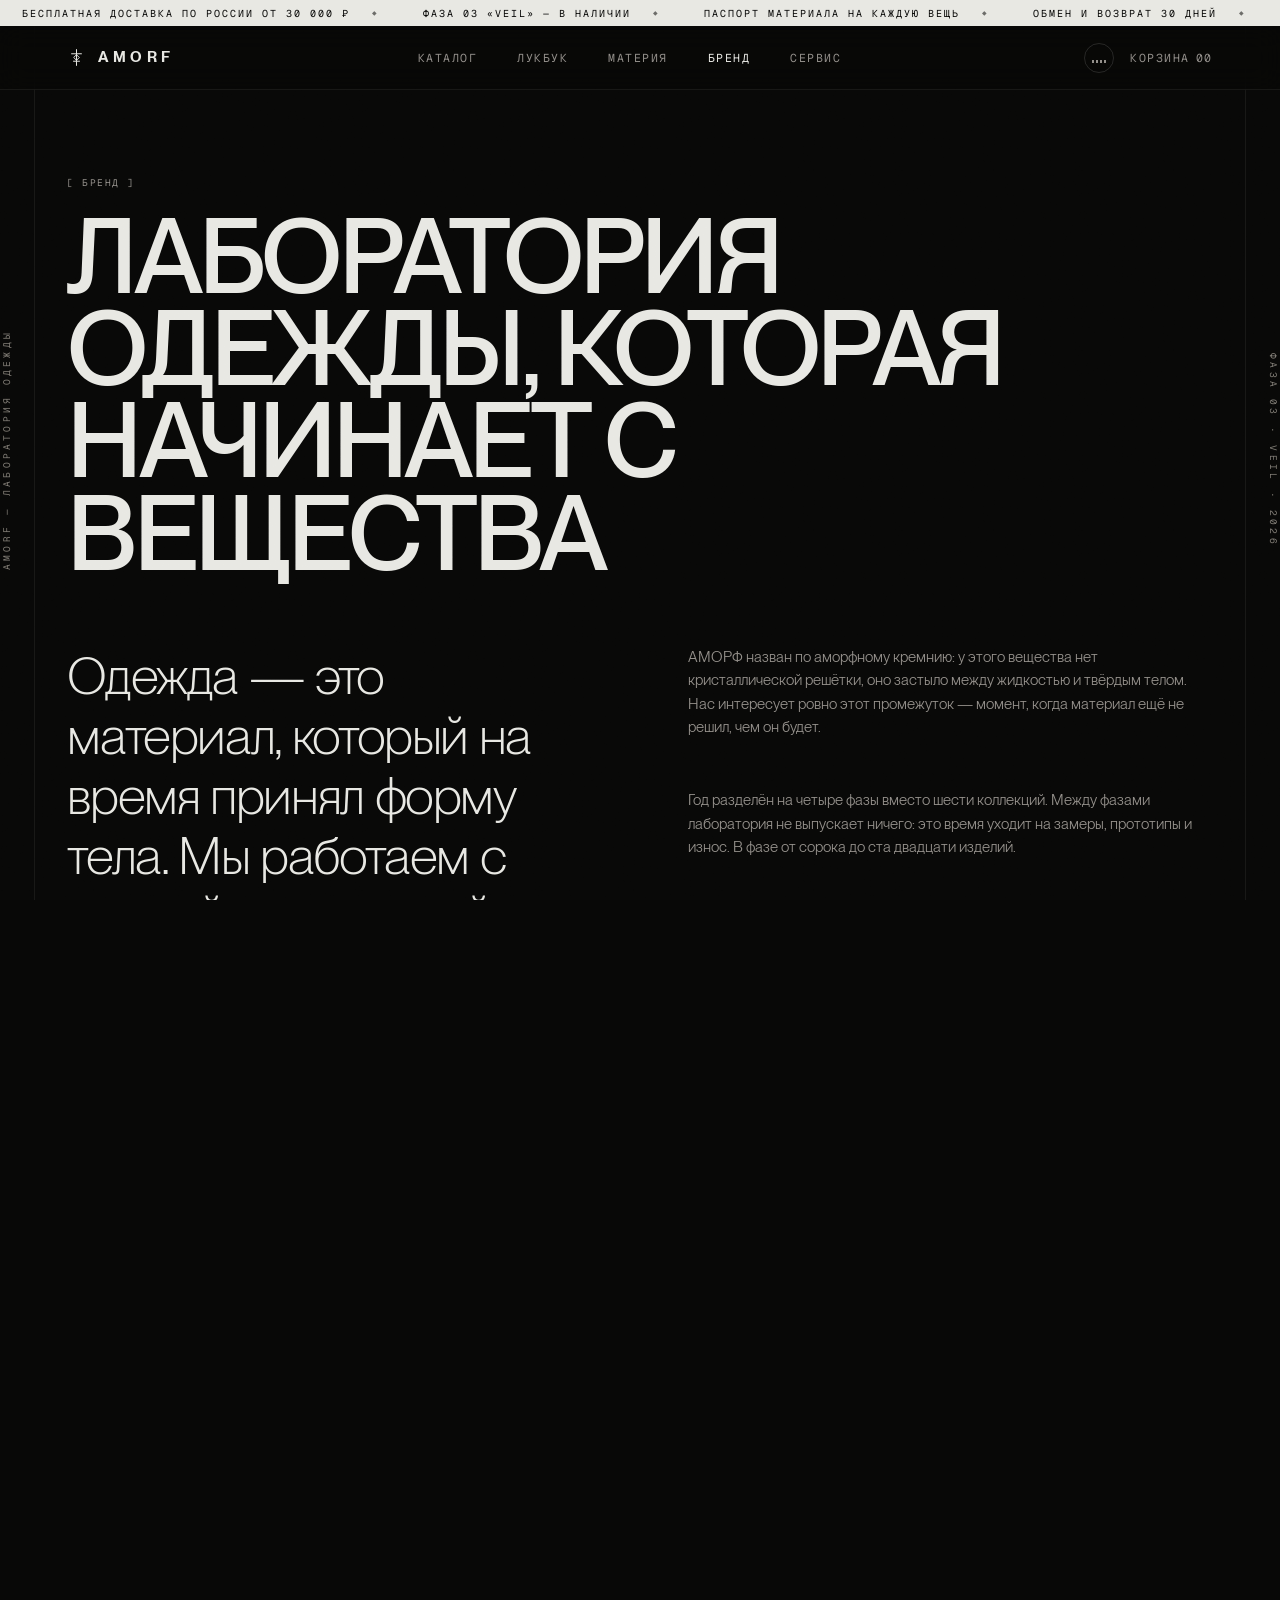
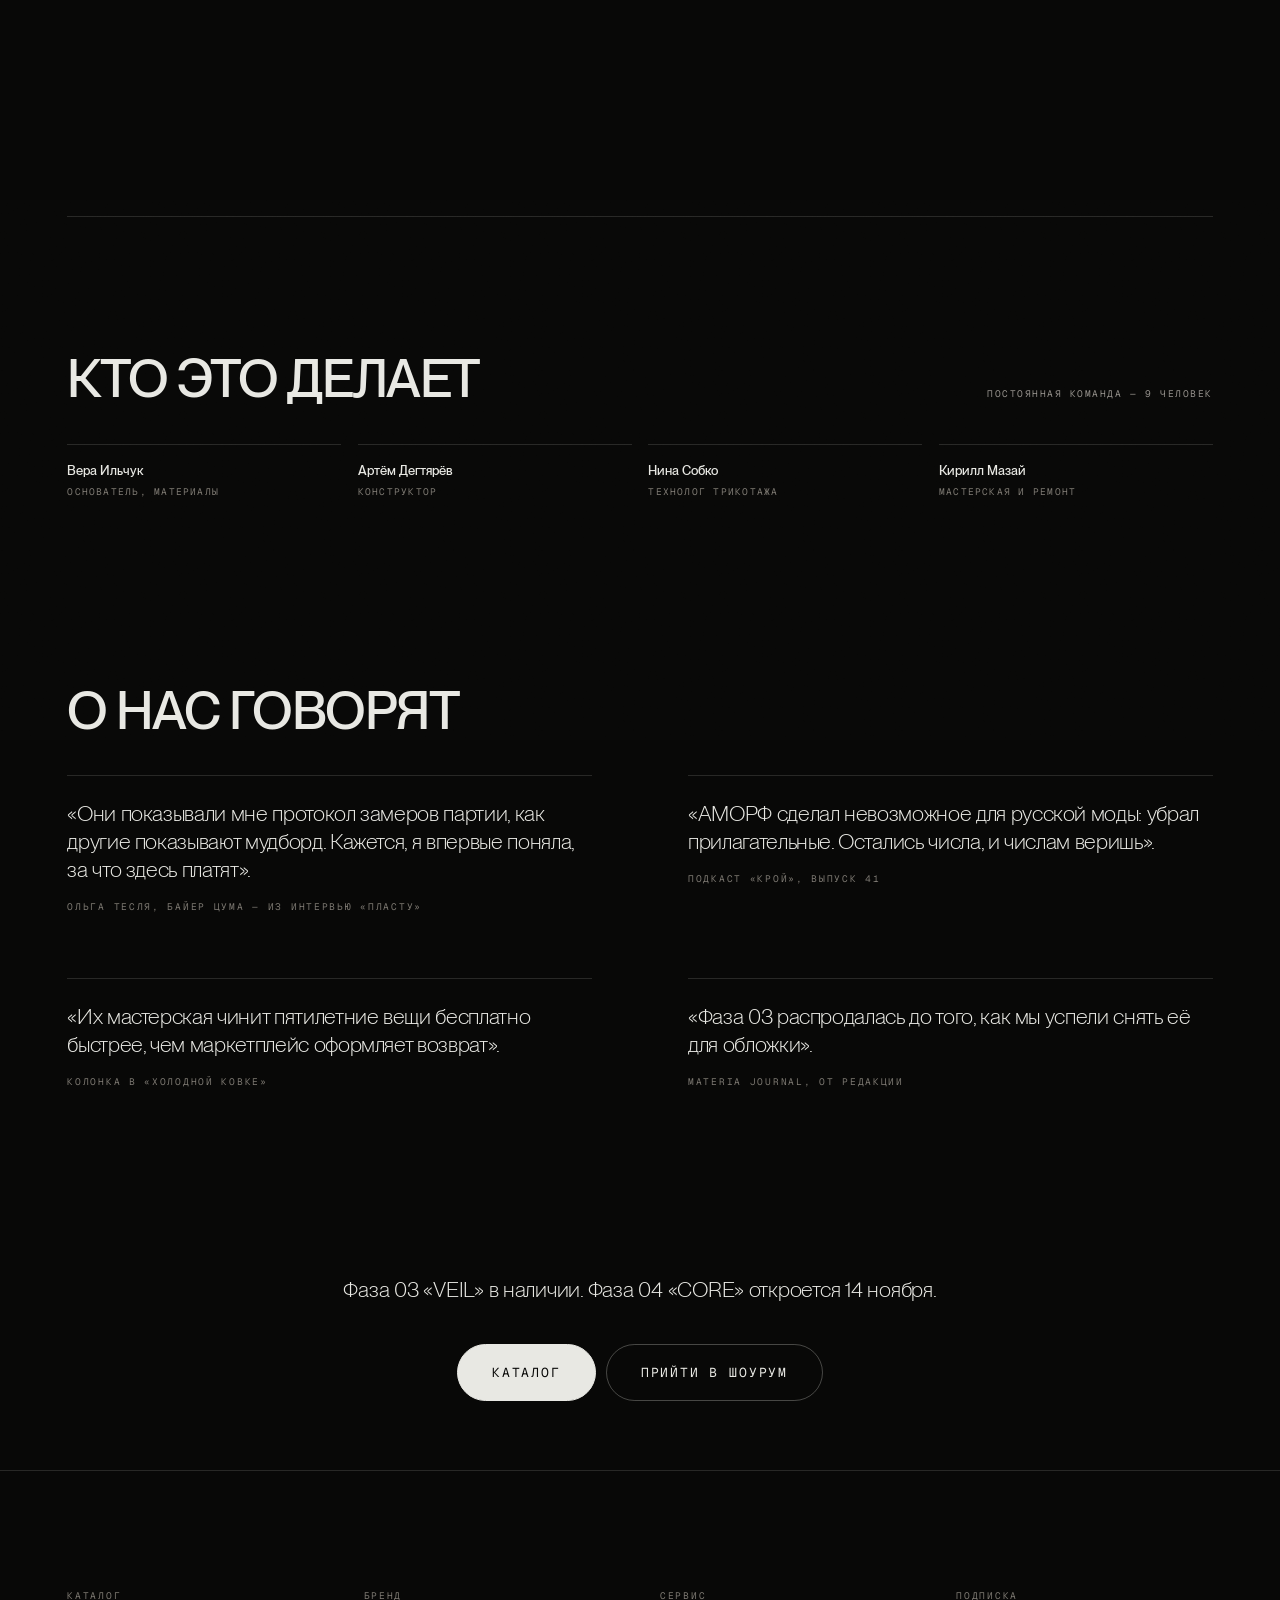
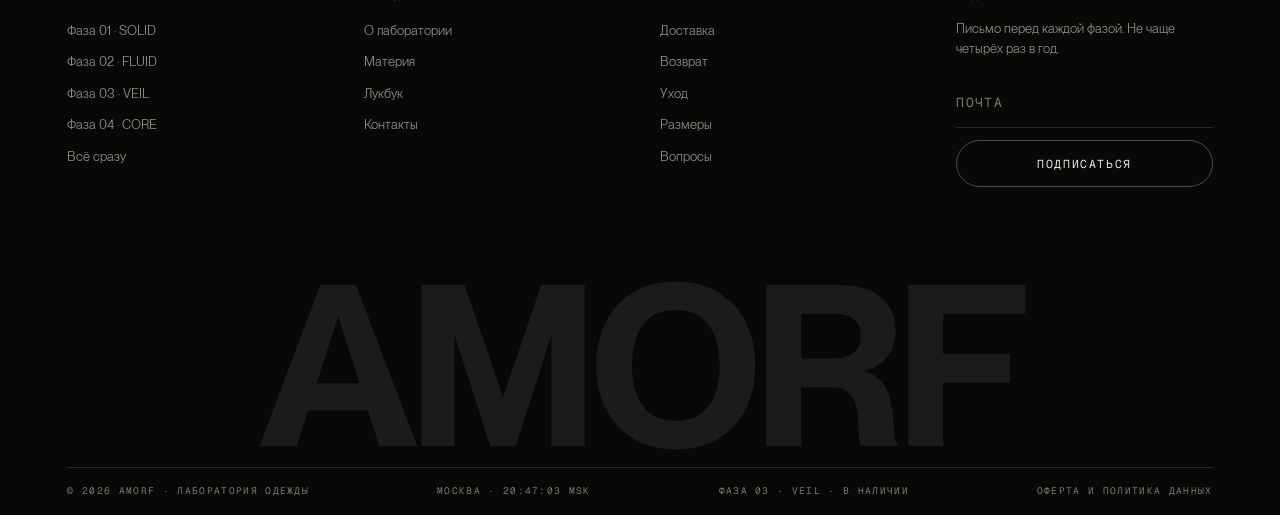
<file: about.html>
<!doctype html>
<html lang="ru" class="js-off">
<head>
<meta charset="utf-8">
<meta name="viewport" content="width=device-width,initial-scale=1">
<title>О лаборатории AMORF</title>
<meta name="description" content="АМОРФ — лаборатория одежды с 2020 года: четыре фазы в год, паспорт материала, бессрочный ремонт и архив лекал без перевыпусков.">
<meta name="theme-color" content="#080807">
<meta property="og:type" content="website">
<meta property="og:site_name" content="AMORF">
<meta property="og:title" content="О лаборатории AMORF">
<meta property="og:description" content="АМОРФ — лаборатория одежды с 2020 года: четыре фазы в год, паспорт материала, бессрочный ремонт и архив лекал без перевыпусков.">
<meta property="og:image" content="assets/img/p/s-01-a.webp">
<meta property="og:locale" content="ru_RU">
<meta name="twitter:card" content="summary_large_image">
<link rel="icon" href="data:image/svg+xml,%3Csvg xmlns='http://www.w3.org/2000/svg' viewBox='0 0 24 24'%3E%3Crect width='24' height='24' fill='%23080807'/%3E%3Cg fill='none' stroke='%23E8E8E3' stroke-width='1.4'%3E%3Cpath d='M12 2.5V21.5M6 7.6H18M8.4 16.4H15.6'/%3E%3Cpath d='M12 8.8 15.2 12 12 15.2 8.8 12Z'/%3E%3C/g%3E%3C/svg%3E">
<link rel="preload" as="font" type="font/woff2" href="assets/fonts/PPNeueMontreal-Medium.woff2" crossorigin>
<link rel="preload" as="font" type="font/woff2" href="assets/fonts/GeistMono-Variable.woff2" crossorigin>
<link rel="stylesheet" href="assets/css/tokens.css">
<link rel="stylesheet" href="assets/css/sections.css">
</head>
<body data-page="about.html">
<a class="skip" href="#main">К основному содержимому</a>
<div class="progress" aria-hidden="true"></div>
<div class="grain" aria-hidden="true"></div>
<div class="rails" aria-hidden="true">
  <span class="rail-txt rail-txt--l">AMORF — лаборатория одежды</span>
  <span class="rail-txt rail-txt--r">Фаза 03 · VEIL · 2026</span>
</div>
<div class="ticker" aria-hidden="true"><div class="ticker__track"><span class="ticker__i">Бесплатная доставка по России от 30 000 ₽</span><span class="ticker__i">Фаза 03 «VEIL» — в наличии</span><span class="ticker__i">Паспорт материала на каждую вещь</span><span class="ticker__i">Обмен и возврат 30 дней</span><span class="ticker__i">Шоурум: Москва, Нижний Сусальный, 5с19</span><span class="ticker__i">Ремонт изделий AMORF — бессрочно</span><span class="ticker__i">Бесплатная доставка по России от 30 000 ₽</span><span class="ticker__i">Фаза 03 «VEIL» — в наличии</span><span class="ticker__i">Паспорт материала на каждую вещь</span><span class="ticker__i">Обмен и возврат 30 дней</span><span class="ticker__i">Шоурум: Москва, Нижний Сусальный, 5с19</span><span class="ticker__i">Ремонт изделий AMORF — бессрочно</span></div></div>
<header class="hdr">
 <div class="wrap hdr__in">
  <a class="hdr__brand" href="index.html" aria-label="AMORF — на главную">
   <svg class="hdr__sig" viewBox="0 0 24 24" fill="none" stroke="currentColor" stroke-width="1.25" stroke-linejoin="round" aria-hidden="true"><path d="M12 1.5V22.5M5.3 7.3H18.7M7.7 16.7H16.3"/><path d="M12 8.5 15.5 12 12 15.5 8.5 12Z"/></svg><span class="hdr__word">AMORF</span>
  </a>
  <nav class="hdr__nav" aria-label="Основная навигация"><a href="catalog.html">Каталог</a><a href="lookbook.html">Лукбук</a><a href="material.html">Материя</a><a href="about.html" aria-current="page">Бренд</a><a href="service.html">Сервис</a></nav>
  <div class="hdr__side">
   <button class="snd" type="button" data-sound-toggle aria-pressed="false" aria-label="Включить звук интерфейса">
    <span class="snd__bars" aria-hidden="true"><i></i><i></i><i></i><i></i></span>
   </button>
   <button class="hdr__act" type="button" data-cart-open aria-label="Открыть корзину">
    Корзина <span class="hdr__count mono" data-cart-count>00</span>
   </button>
   <button class="burg" type="button" data-ovl-open aria-expanded="false" aria-controls="ovl" aria-label="Открыть меню">
    <i></i><i></i>
   </button>
  </div>
 </div>
</header>

<div class="ovl" id="ovl" data-ovl aria-hidden="true">
 <div class="wrap ovl__top">
  <span class="lbl">Меню</span>
  <button class="close" type="button" data-ovl-close aria-label="Закрыть меню"></button>
 </div>
 <div class="wrap ovl__body">
  <nav class="ovl__list" aria-label="Меню">
   <a href="index.html">Главная</a><a href="catalog.html">Каталог</a><a href="lookbook.html">Лукбук</a><a href="material.html">Материя</a><a href="about.html" aria-current="page">Бренд</a><a href="service.html">Сервис</a><a href="contact.html">Контакты</a>
  </nav>
  <div class="ovl__meta">
   <div><span class="lbl">Шоурум</span><p class="body mt3" style="font-size:var(--t-s)">Москва, Нижний Сусальный, 5с19<br>Пн–Вс, 12:00–21:00</p></div>
   <div><span class="lbl">Связь</span><p class="body mt3" style="font-size:var(--t-s)"><a class="ulink" href="mailto:hello@amorf.studio">hello@amorf.studio</a><br><a class="ulink" href="tel:+74951234567">+7 495 123-45-67</a></p></div>
   <div><span class="lbl">Время</span><p class="body mt3 mono" style="font-size:var(--t-s)"><span data-clock>00:00:00</span> MSK</p></div>
  </div>
 </div>
</div>
<main id="main">

<section class="wrap pt-hdr">
 <span class="lbl lbl--b" data-rv="still">Бренд</span>
 <h1 class="h-1 mt3" data-split>Лаборатория одежды, которая начинает с вещества</h1>
</section>

<section class="section--tight">
 <div class="wrap manifest__grid">
  <div>
   <p class="manifest__big" data-split>Одежда — это материал, который на время принял форму тела. Мы работаем с первой частью этой фразы.</p>
  </div>
  <div class="manifest__cols">
   <p class="body" data-rv>АМОРФ назван по аморфному кремнию: у этого вещества нет кристаллической решётки, оно застыло между жидкостью и твёрдым телом. Нас интересует ровно этот промежуток — момент, когда материал ещё не решил, чем он будет.</p>
   <p class="body" data-rv>Год разделён на четыре фазы вместо шести коллекций. Между фазами лаборатория не выпускает ничего: это время уходит на замеры, прототипы и износ. В фазе от сорока до ста двадцати изделий.</p>
   <p class="body" data-rv>Мы не делаем перевыпусков. Когда фаза закрыта, лекала уходят в архив, а остаток материала переезжает в мастерскую — под ремонт тех вещей, которые уже купили.</p>
  </div>
 </div>
</section>

<section class="section--tight" aria-labelledby="tl-t">
 <div class="wrap">
  <h2 class="h-2" id="tl-t" data-rv="still" style="margin-bottom:var(--s5)">Шесть лет по годам</h2>
  <div class="tline"><div class="tl" data-rv><span class="tl__y mono">2020</span><p class="tl__d">Лаборатория открывается как мастерская на четыре человека в Басманном районе. Первая задача — понять, можно ли строить вещь от свойств полотна, а не от эскиза.</p></div><div class="tl" data-rv><span class="tl__y mono">2021</span><p class="tl__d">Первая фаза «SOLID»: сорок изделий, три материала, ни одной подкладки. Расходится за одиннадцать дней.</p></div><div class="tl" data-rv><span class="tl__y mono">2022</span><p class="tl__d">Появляется паспорт материала. С этого момента ни одна вещь не выходит без измеренной плотности и названия фабрики.</p></div><div class="tl" data-rv><span class="tl__y mono">2023</span><p class="tl__d">Договор с фабрикой в Прато на переработанный кашемир. Доля переработанного сырья в фазе доходит до 40%.</p></div><div class="tl" data-rv><span class="tl__y mono">2024</span><p class="tl__d">Открывается шоурум на Нижнем Сусальном и мастерская ремонта при нём. Ремонт изделий AMORF становится бессрочным.</p></div><div class="tl" data-rv><span class="tl__y mono">2025</span><p class="tl__d">Год из четырёх фаз без единого перевыпуска. В архиве — 312 лекал.</p></div><div class="tl" data-rv><span class="tl__y mono">2026</span><p class="tl__d">Фаза 03 «VEIL»: самый лёгкий материал за шесть лет, 42 г/м².</p></div></div>
 </div>
</section>

<section class="section--tight" aria-labelledby="team-t">
 <div class="wrap">
  <div class="flexbar" style="padding-bottom:var(--s5)">
   <h2 class="h-2" id="team-t" data-rv="still">Кто это делает</h2>
   <span class="lbl">Постоянная команда — 9 человек</span>
  </div>
  <div class="team"><div class="team__c" data-rv><p class="team__n">Вера Ильчук</p><p class="team__r">Основатель, материалы</p></div><div class="team__c" data-rv><p class="team__n">Артём Дегтярёв</p><p class="team__r">Конструктор</p></div><div class="team__c" data-rv><p class="team__n">Нина Собко</p><p class="team__r">Технолог трикотажа</p></div><div class="team__c" data-rv><p class="team__n">Кирилл Мазай</p><p class="team__r">Мастерская и ремонт</p></div></div>
 </div>
</section>

<section class="section" aria-labelledby="pr2-t">
 <div class="wrap">
  <h2 class="h-2" id="pr2-t" data-rv="still" style="margin-bottom:var(--s5)">О нас говорят</h2>
  <div class="press"><figure data-rv><blockquote>«Они показывали мне протокол замеров партии, как другие показывают мудборд. Кажется, я впервые поняла, за что здесь платят».</blockquote><figcaption>Ольга Тесля, байер ЦУМа — из интервью «Пласту»</figcaption></figure><figure data-rv><blockquote>«АМОРФ сделал невозможное для русской моды: убрал прилагательные. Остались числа, и числам веришь».</blockquote><figcaption>Подкаст «Крой», выпуск 41</figcaption></figure><figure data-rv><blockquote>«Их мастерская чинит пятилетние вещи бесплатно быстрее, чем маркетплейс оформляет возврат».</blockquote><figcaption>Колонка в «Холодной ковке»</figcaption></figure><figure data-rv><blockquote>«Фаза 03 распродалась до того, как мы успели снять её для обложки».</blockquote><figcaption>Materia Journal, от редакции</figcaption></figure></div>
 </div>
</section>

<section class="section--tight">
 <div class="wrap center">
  <p class="lead" data-rv style="margin-inline:auto">Фаза 03 «VEIL» в наличии. Фаза 04 «CORE» откроется 14 ноября.</p>
  <div class="mt5" style="display:flex;gap:10px;justify-content:center;flex-wrap:wrap">
   <a class="btn btn--lg btn--solid" href="catalog.html" data-mag>Каталог</a>
   <a class="btn btn--lg" href="contact.html" data-mag>Прийти в шоурум</a>
  </div>
 </div>
</section>

</main>
<footer class="ftr">
 <div class="wrap">
  <div class="ftr__cols">
   <div class="ftr__col"><h3>Каталог</h3><ul><li><a href="catalog.html?phase=solid">Фаза 01 · SOLID</a></li><li><a href="catalog.html?phase=fluid">Фаза 02 · FLUID</a></li><li><a href="catalog.html?phase=veil">Фаза 03 · VEIL</a></li><li><a href="catalog.html?phase=core">Фаза 04 · CORE</a></li><li><a href="catalog.html">Всё сразу</a></li></ul></div><div class="ftr__col"><h3>Бренд</h3><ul><li><a href="about.html">О лаборатории</a></li><li><a href="material.html">Материя</a></li><li><a href="lookbook.html">Лукбук</a></li><li><a href="contact.html">Контакты</a></li></ul></div><div class="ftr__col"><h3>Сервис</h3><ul><li><a href="service.html#delivery">Доставка</a></li><li><a href="service.html#returns">Возврат</a></li><li><a href="service.html#care">Уход</a></li><li><a href="service.html#sizes">Размеры</a></li><li><a href="service.html#faq">Вопросы</a></li></ul></div>
   <div class="ftr__col">
    <h3>Подписка</h3>
    <p class="body" style="font-size:var(--t-s);margin-bottom:14px">Письмо перед каждой фазой. Не чаще четырёх раз в год.</p>
    <form data-form="sub" data-ok="Готово. Письмо придёт перед фазой 04." novalidate>
     <label class="field" style="margin-bottom:12px">
      <input class="field__inp" type="email" name="email" placeholder=" " data-rule="required email" autocomplete="email" required>
      <span class="field__lb">Почта</span>
      <span class="field__err" role="alert"></span>
     </label>
     <button class="btn btn--block" type="submit" data-mag>Подписаться</button>
     <p class="msg mt3" data-form-msg role="status"></p>
    </form>
   </div>
  </div>
 </div>
 <div class="wrap wrap--flush"><div class="ftr__word" aria-hidden="true">AMORF</div></div>
 <div class="wrap">
  <div class="ftr__bar">
   <span>© 2026 AMORF · Лаборатория одежды</span>
   <span>Москва · <span data-clock class="mono">00:00:00</span> MSK</span>
   <span>Фаза 03 · VEIL · в наличии</span>
   <span><a class="ulink" href="service.html#legal">Оферта и политика данных</a></span>
  </div>
 </div>
</footer>

<div class="scrim" data-scrim aria-hidden="true"></div>
<aside class="drawer" data-drawer aria-hidden="true" aria-label="Корзина">
 <div class="drawer__top">
  <span class="lbl">Корзина · <span data-cart-n>0</span></span>
  <button class="close" type="button" data-cart-close aria-label="Закрыть корзину"></button>
 </div>
 <div class="drawer__body" data-cart-body></div>
 <div class="drawer__foot">
  <div class="shipbar" data-shipbar hidden>
   <p class="shipbar__t"></p>
   <div class="shipbar__track"><span class="shipbar__fill"></span></div>
  </div>
  <div class="sum__r"><span>Доставка</span><span data-ship-out>—</span></div>
  <div class="sum__r sum__r--tot"><span>Итого</span><span data-cart-total>0 ₽</span></div>
  <a class="btn btn--solid btn--block mt3" href="checkout.html" data-checkout>Оформить заказ</a>
 </div>
</aside>
<script src="assets/js/vendor/gsap.min.js"></script>
<script src="assets/js/vendor/ScrollTrigger.min.js"></script>
<script src="assets/js/vendor/SplitText.min.js"></script>
<script src="assets/js/vendor/Observer.min.js"></script>
<script src="assets/js/vendor/CustomEase.min.js"></script>
<script src="assets/js/vendor/lenis.min.js"></script>
<script src="assets/js/data.js"></script>
<script src="assets/js/main.js"></script>
</body>
</html>
</file>
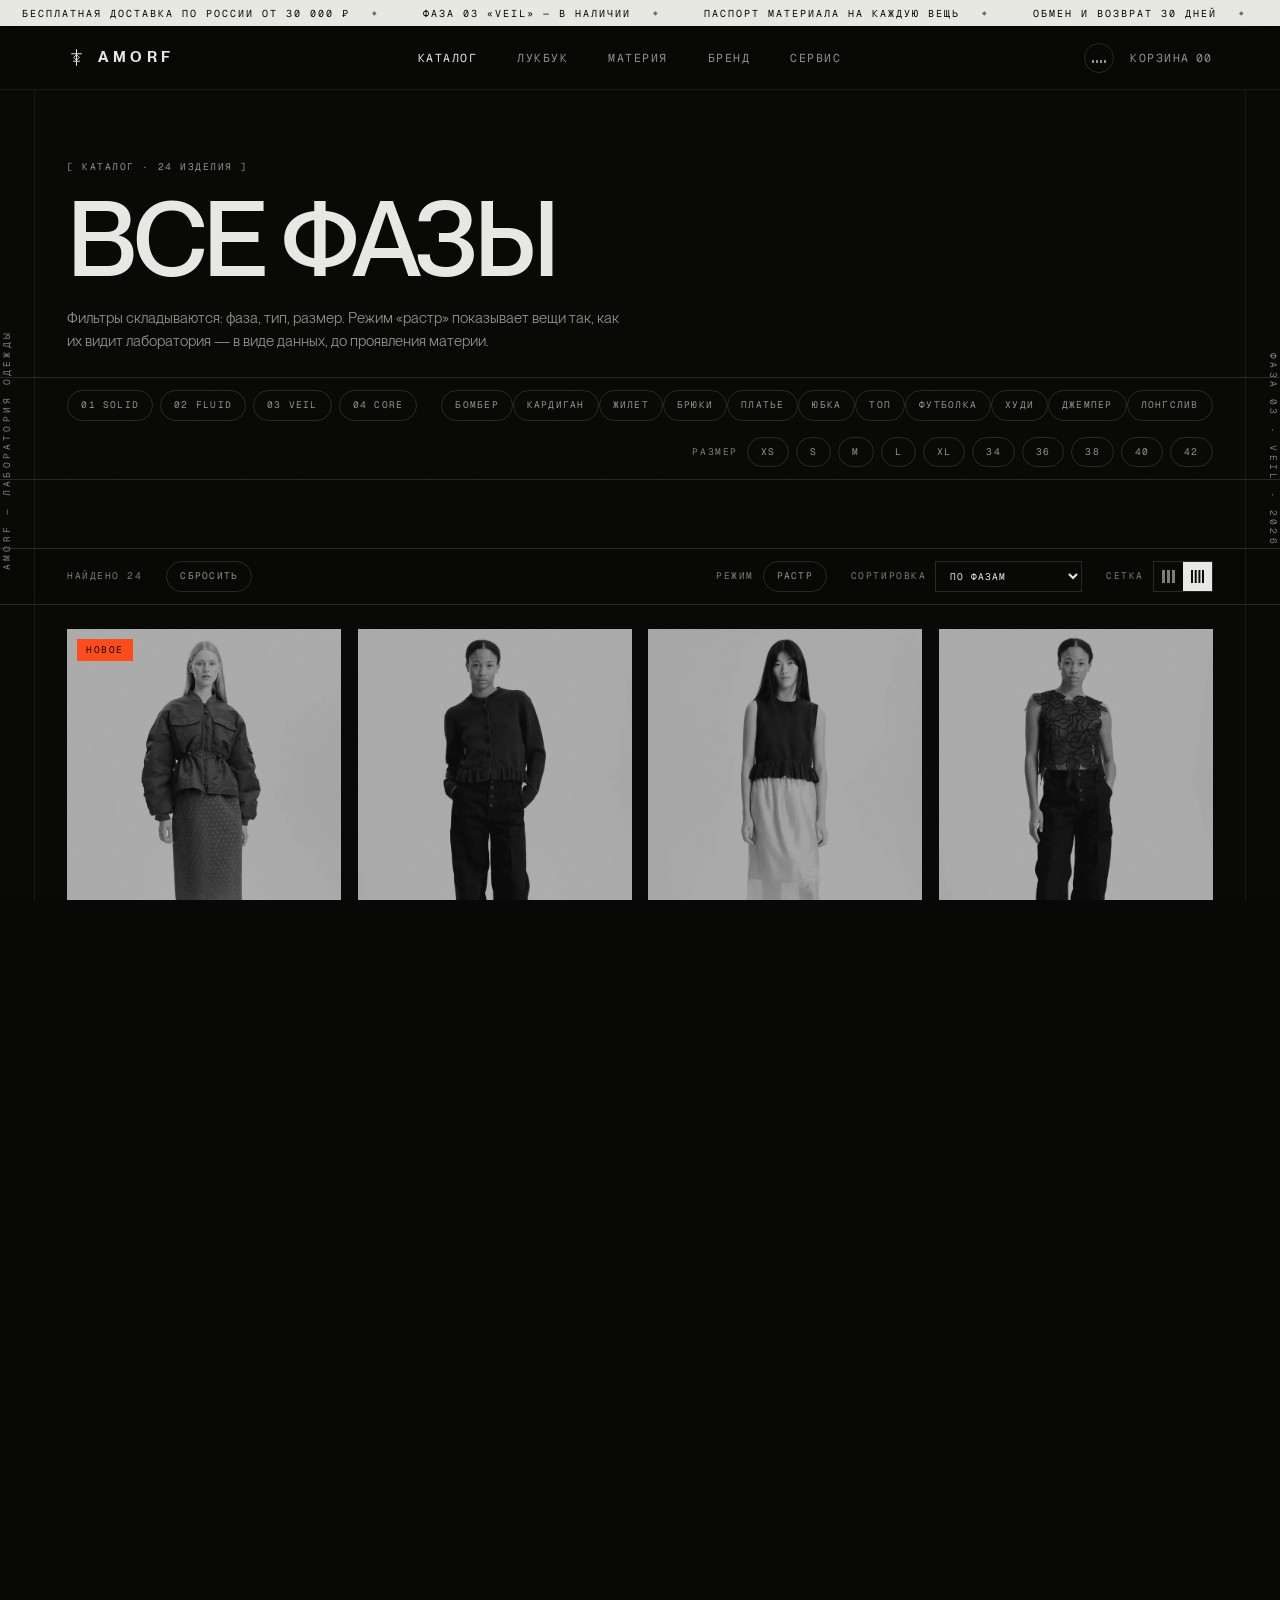
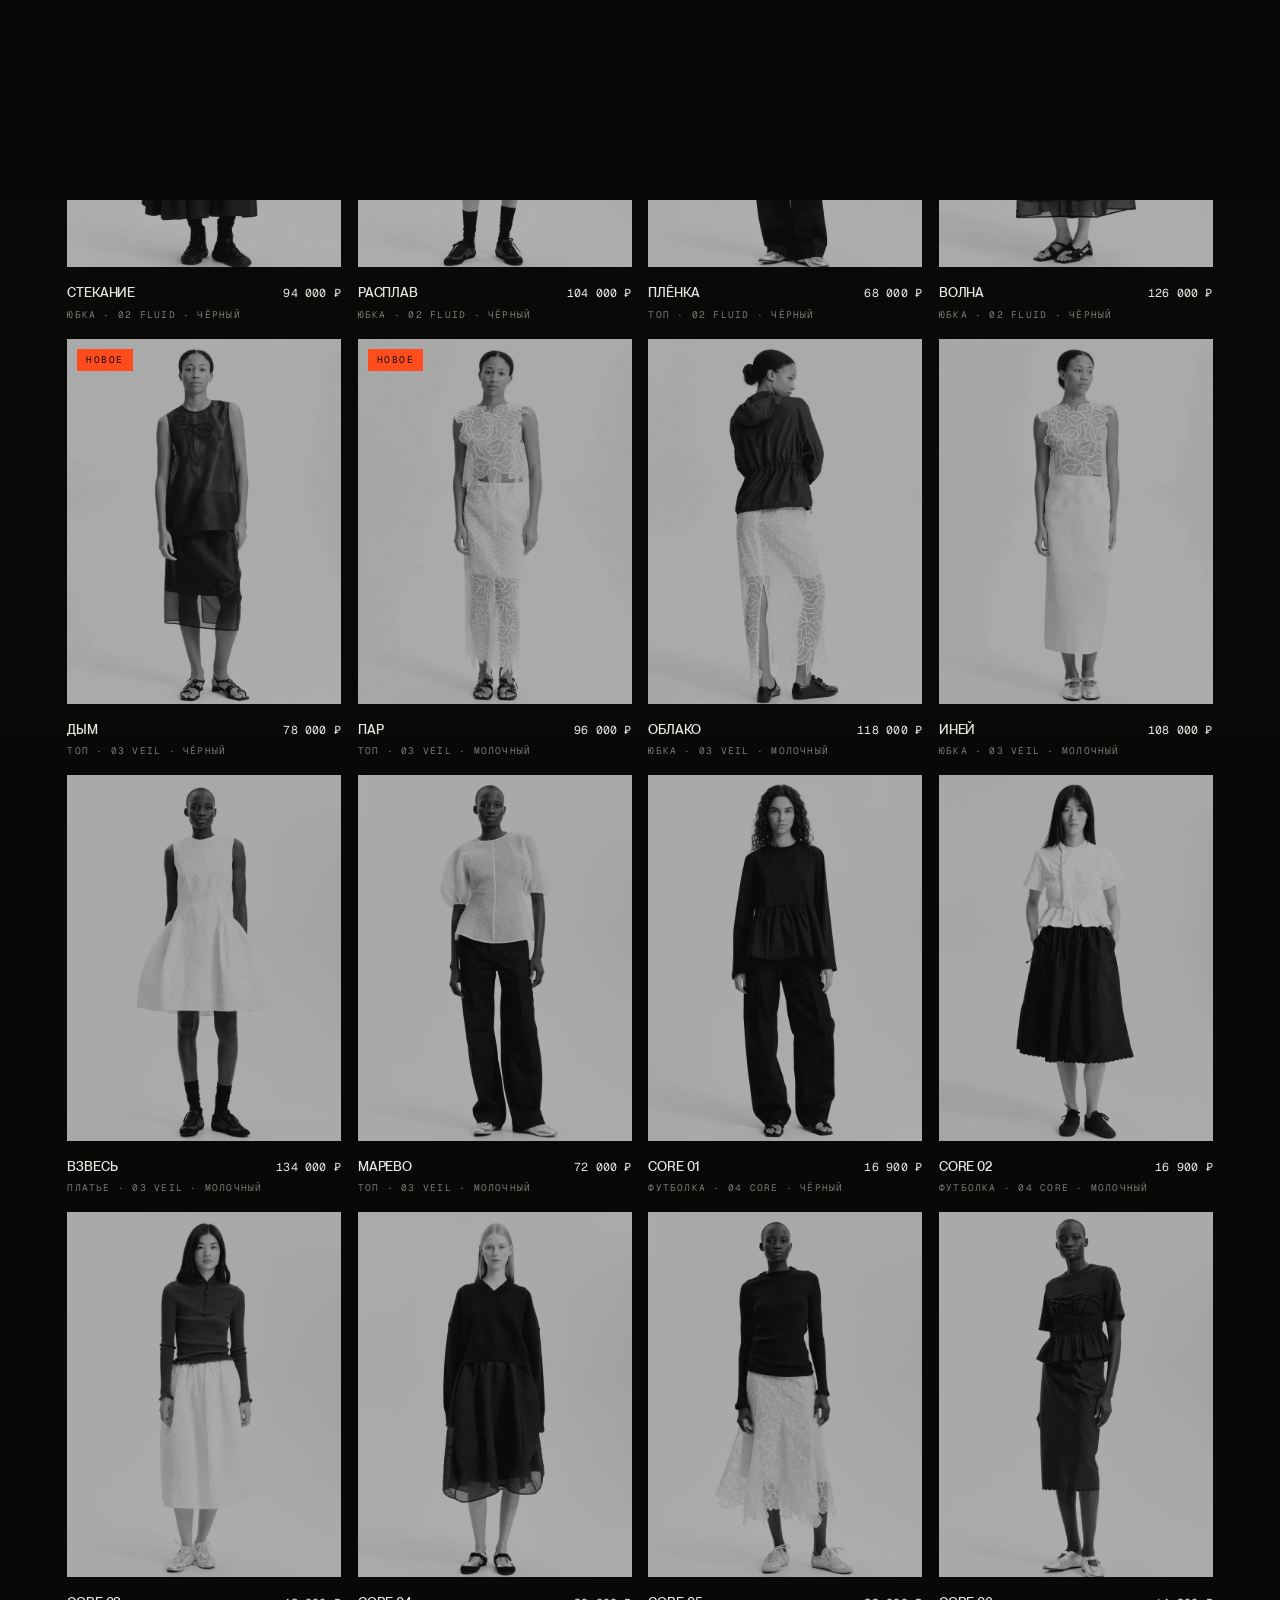
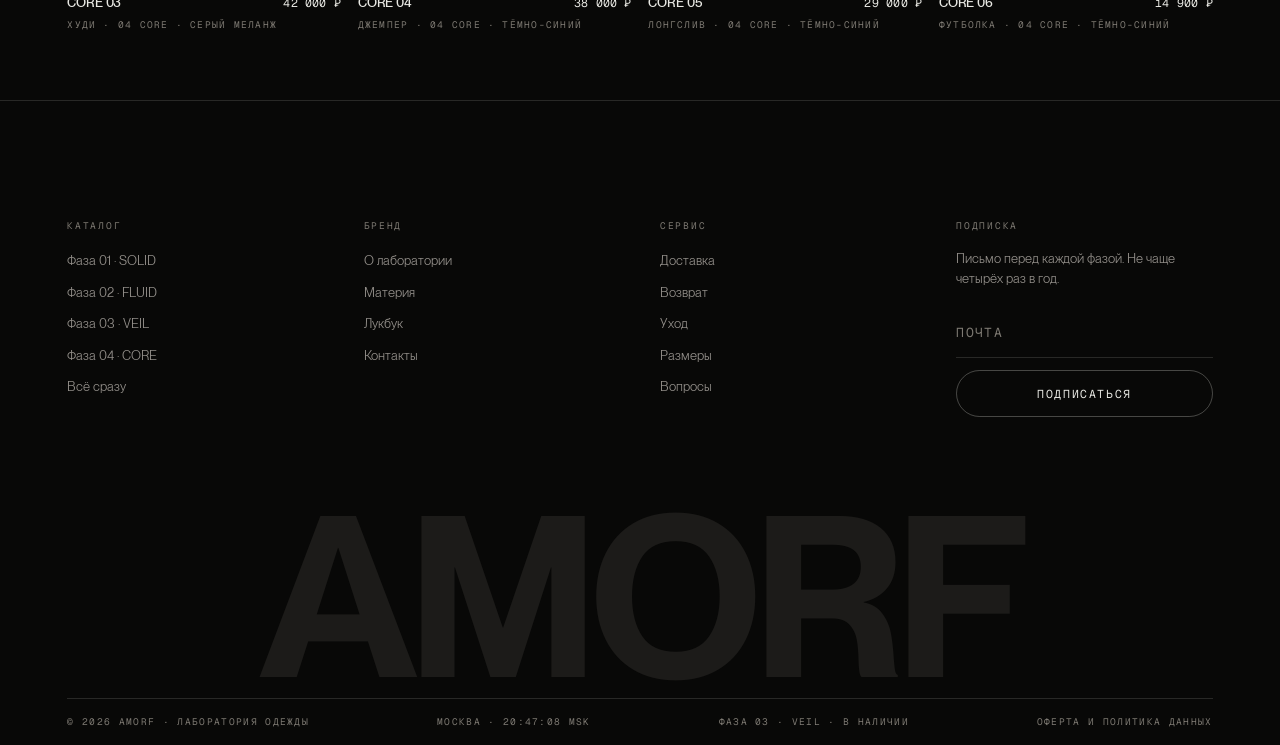
<file: catalog.html>
<!doctype html>
<html lang="ru" class="js-off">
<head>
<meta charset="utf-8">
<meta name="viewport" content="width=device-width,initial-scale=1">
<title>Каталог AMORF — 24 изделия четырёх фаз</title>
<meta name="description" content="Каталог AMORF: 24 изделия в четырёх фазах материи. Фильтры по фазе, типу и размеру, режим растра и паспорт материала у каждой вещи.">
<meta name="theme-color" content="#080807">
<meta property="og:type" content="website">
<meta property="og:site_name" content="AMORF">
<meta property="og:title" content="Каталог AMORF — 24 изделия четырёх фаз">
<meta property="og:description" content="Каталог AMORF: 24 изделия в четырёх фазах материи. Фильтры по фазе, типу и размеру, режим растра и паспорт материала у каждой вещи.">
<meta property="og:image" content="assets/img/p/s-01-a.webp">
<meta property="og:locale" content="ru_RU">
<meta name="twitter:card" content="summary_large_image">
<link rel="icon" href="data:image/svg+xml,%3Csvg xmlns='http://www.w3.org/2000/svg' viewBox='0 0 24 24'%3E%3Crect width='24' height='24' fill='%23080807'/%3E%3Cg fill='none' stroke='%23E8E8E3' stroke-width='1.4'%3E%3Cpath d='M12 2.5V21.5M6 7.6H18M8.4 16.4H15.6'/%3E%3Cpath d='M12 8.8 15.2 12 12 15.2 8.8 12Z'/%3E%3C/g%3E%3C/svg%3E">
<link rel="preload" as="font" type="font/woff2" href="assets/fonts/PPNeueMontreal-Medium.woff2" crossorigin>
<link rel="preload" as="font" type="font/woff2" href="assets/fonts/GeistMono-Variable.woff2" crossorigin>
<link rel="stylesheet" href="assets/css/tokens.css">
<link rel="stylesheet" href="assets/css/sections.css">
</head>
<body data-page="catalog.html">
<a class="skip" href="#main">К основному содержимому</a>
<div class="progress" aria-hidden="true"></div>
<div class="grain" aria-hidden="true"></div>
<div class="rails" aria-hidden="true">
  <span class="rail-txt rail-txt--l">AMORF — лаборатория одежды</span>
  <span class="rail-txt rail-txt--r">Фаза 03 · VEIL · 2026</span>
</div>
<div class="ticker" aria-hidden="true"><div class="ticker__track"><span class="ticker__i">Бесплатная доставка по России от 30 000 ₽</span><span class="ticker__i">Фаза 03 «VEIL» — в наличии</span><span class="ticker__i">Паспорт материала на каждую вещь</span><span class="ticker__i">Обмен и возврат 30 дней</span><span class="ticker__i">Шоурум: Москва, Нижний Сусальный, 5с19</span><span class="ticker__i">Ремонт изделий AMORF — бессрочно</span><span class="ticker__i">Бесплатная доставка по России от 30 000 ₽</span><span class="ticker__i">Фаза 03 «VEIL» — в наличии</span><span class="ticker__i">Паспорт материала на каждую вещь</span><span class="ticker__i">Обмен и возврат 30 дней</span><span class="ticker__i">Шоурум: Москва, Нижний Сусальный, 5с19</span><span class="ticker__i">Ремонт изделий AMORF — бессрочно</span></div></div>
<header class="hdr">
 <div class="wrap hdr__in">
  <a class="hdr__brand" href="index.html" aria-label="AMORF — на главную">
   <svg class="hdr__sig" viewBox="0 0 24 24" fill="none" stroke="currentColor" stroke-width="1.25" stroke-linejoin="round" aria-hidden="true"><path d="M12 1.5V22.5M5.3 7.3H18.7M7.7 16.7H16.3"/><path d="M12 8.5 15.5 12 12 15.5 8.5 12Z"/></svg><span class="hdr__word">AMORF</span>
  </a>
  <nav class="hdr__nav" aria-label="Основная навигация"><a href="catalog.html" aria-current="page">Каталог</a><a href="lookbook.html">Лукбук</a><a href="material.html">Материя</a><a href="about.html">Бренд</a><a href="service.html">Сервис</a></nav>
  <div class="hdr__side">
   <button class="snd" type="button" data-sound-toggle aria-pressed="false" aria-label="Включить звук интерфейса">
    <span class="snd__bars" aria-hidden="true"><i></i><i></i><i></i><i></i></span>
   </button>
   <button class="hdr__act" type="button" data-cart-open aria-label="Открыть корзину">
    Корзина <span class="hdr__count mono" data-cart-count>00</span>
   </button>
   <button class="burg" type="button" data-ovl-open aria-expanded="false" aria-controls="ovl" aria-label="Открыть меню">
    <i></i><i></i>
   </button>
  </div>
 </div>
</header>

<div class="ovl" id="ovl" data-ovl aria-hidden="true">
 <div class="wrap ovl__top">
  <span class="lbl">Меню</span>
  <button class="close" type="button" data-ovl-close aria-label="Закрыть меню"></button>
 </div>
 <div class="wrap ovl__body">
  <nav class="ovl__list" aria-label="Меню">
   <a href="index.html">Главная</a><a href="catalog.html" aria-current="page">Каталог</a><a href="lookbook.html">Лукбук</a><a href="material.html">Материя</a><a href="about.html">Бренд</a><a href="service.html">Сервис</a><a href="contact.html">Контакты</a>
  </nav>
  <div class="ovl__meta">
   <div><span class="lbl">Шоурум</span><p class="body mt3" style="font-size:var(--t-s)">Москва, Нижний Сусальный, 5с19<br>Пн–Вс, 12:00–21:00</p></div>
   <div><span class="lbl">Связь</span><p class="body mt3" style="font-size:var(--t-s)"><a class="ulink" href="mailto:hello@amorf.studio">hello@amorf.studio</a><br><a class="ulink" href="tel:+74951234567">+7 495 123-45-67</a></p></div>
   <div><span class="lbl">Время</span><p class="body mt3 mono" style="font-size:var(--t-s)"><span data-clock>00:00:00</span> MSK</p></div>
  </div>
 </div>
</div>
<main id="main">

<section class="wrap chead">
 <div>
  <span class="lbl lbl--b" data-rv="still">Каталог · 24 изделия</span>
  <h1 class="chead__t mt3" data-rv="still">Все фазы</h1>
 </div>
 <p class="body" data-rv>Фильтры складываются: фаза, тип, размер. Режим «растр» показывает вещи так, как их видит лаборатория — в виде данных, до проявления материи.</p>
</section>

<div class="filters">
 <div class="wrap ctrl__in">
  <div class="chips" role="group" aria-label="Фильтр по фазе"><button class="chip" type="button" data-filter="phase" data-value="solid" aria-pressed="false">01 SOLID</button><button class="chip" type="button" data-filter="phase" data-value="fluid" aria-pressed="false">02 FLUID</button><button class="chip" type="button" data-filter="phase" data-value="veil" aria-pressed="false">03 VEIL</button><button class="chip" type="button" data-filter="phase" data-value="core" aria-pressed="false">04 CORE</button></div>
  <div class="chips hide-sm" role="group" aria-label="Фильтр по типу"><button class="chip" type="button" data-filter="kind" data-value="Бомбер" aria-pressed="false">Бомбер</button><button class="chip" type="button" data-filter="kind" data-value="Кардиган" aria-pressed="false">Кардиган</button><button class="chip" type="button" data-filter="kind" data-value="Жилет" aria-pressed="false">Жилет</button><button class="chip" type="button" data-filter="kind" data-value="Брюки" aria-pressed="false">Брюки</button><button class="chip" type="button" data-filter="kind" data-value="Платье" aria-pressed="false">Платье</button><button class="chip" type="button" data-filter="kind" data-value="Юбка" aria-pressed="false">Юбка</button><button class="chip" type="button" data-filter="kind" data-value="Топ" aria-pressed="false">Топ</button><button class="chip" type="button" data-filter="kind" data-value="Футболка" aria-pressed="false">Футболка</button><button class="chip" type="button" data-filter="kind" data-value="Худи" aria-pressed="false">Худи</button><button class="chip" type="button" data-filter="kind" data-value="Джемпер" aria-pressed="false">Джемпер</button><button class="chip" type="button" data-filter="kind" data-value="Лонгслив" aria-pressed="false">Лонгслив</button></div>
  <div class="ctrl__sp"></div>
  <div class="ctrl__g">
   <span class="ctrl__lb">Размер</span>
   <div class="chips" role="group" aria-label="Фильтр по размеру"><button class="chip" type="button" data-filter="size" data-value="XS" aria-pressed="false">XS</button><button class="chip" type="button" data-filter="size" data-value="S" aria-pressed="false">S</button><button class="chip" type="button" data-filter="size" data-value="M" aria-pressed="false">M</button><button class="chip" type="button" data-filter="size" data-value="L" aria-pressed="false">L</button><button class="chip" type="button" data-filter="size" data-value="XL" aria-pressed="false">XL</button><button class="chip" type="button" data-filter="size" data-value="34" aria-pressed="false">34</button><button class="chip" type="button" data-filter="size" data-value="36" aria-pressed="false">36</button><button class="chip" type="button" data-filter="size" data-value="38" aria-pressed="false">38</button><button class="chip" type="button" data-filter="size" data-value="40" aria-pressed="false">40</button><button class="chip" type="button" data-filter="size" data-value="42" aria-pressed="false">42</button></div>
  </div>
 </div>
</div>

<section class="section--tight" aria-label="Товары">
 <div class="ctrlbar">
 <div class="wrap ctrl__in">
  <span class="ctrl__lb">Найдено <span class="mono" data-count-out>24</span></span>
  <button class="chip" type="button" data-reset>Сбросить</button>
  <div class="ctrl__sp"></div>
  <div class="ctrl__g">
   <span class="ctrl__lb">Режим</span>
   <button class="chip" type="button" data-mode-toggle aria-pressed="false">Растр</button>
  </div>
  <div class="ctrl__g">
   <label class="ctrl__lb" for="sort">Сортировка</label>
   <select class="sel" id="sort" data-sort>
    <option value="phase">По фазам</option>
    <option value="asc">Сначала дешевле</option>
    <option value="desc">Сначала дороже</option>
    <option value="new">Сначала новое</option>
   </select>
  </div>
  <div class="ctrl__g">
   <span class="ctrl__lb">Сетка</span>
   <div class="dens" role="group" aria-label="Плотность сетки">
    <button type="button" data-cols="3" aria-pressed="false" aria-label="Три в ряд">
     <svg width="13" height="13" viewBox="0 0 13 13" fill="currentColor"><rect x="0" y="0" width="3" height="13"/><rect x="5" y="0" width="3" height="13"/><rect x="10" y="0" width="3" height="13"/></svg></button>
    <button type="button" data-cols="4" aria-pressed="true" aria-label="Четыре в ряд">
     <svg width="13" height="13" viewBox="0 0 13 13" fill="currentColor"><rect x="0" y="0" width="2" height="13"/><rect x="3.7" y="0" width="2" height="13"/><rect x="7.4" y="0" width="2" height="13"/><rect x="11" y="0" width="2" height="13"/></svg></button>
   </div>
  </div>
 </div>
 </div>
 <div class="wrap" style="padding-top:var(--s4)">
  <div class="pgrid" data-cols="4" data-grid></div>
  <p class="cempty" data-empty hidden>По такому набору фильтров ничего нет. <button class="ulink" type="button" data-reset>Сбросить фильтры</button></p>
 </div>
</section>

</main>
<footer class="ftr">
 <div class="wrap">
  <div class="ftr__cols">
   <div class="ftr__col"><h3>Каталог</h3><ul><li><a href="catalog.html?phase=solid">Фаза 01 · SOLID</a></li><li><a href="catalog.html?phase=fluid">Фаза 02 · FLUID</a></li><li><a href="catalog.html?phase=veil">Фаза 03 · VEIL</a></li><li><a href="catalog.html?phase=core">Фаза 04 · CORE</a></li><li><a href="catalog.html">Всё сразу</a></li></ul></div><div class="ftr__col"><h3>Бренд</h3><ul><li><a href="about.html">О лаборатории</a></li><li><a href="material.html">Материя</a></li><li><a href="lookbook.html">Лукбук</a></li><li><a href="contact.html">Контакты</a></li></ul></div><div class="ftr__col"><h3>Сервис</h3><ul><li><a href="service.html#delivery">Доставка</a></li><li><a href="service.html#returns">Возврат</a></li><li><a href="service.html#care">Уход</a></li><li><a href="service.html#sizes">Размеры</a></li><li><a href="service.html#faq">Вопросы</a></li></ul></div>
   <div class="ftr__col">
    <h3>Подписка</h3>
    <p class="body" style="font-size:var(--t-s);margin-bottom:14px">Письмо перед каждой фазой. Не чаще четырёх раз в год.</p>
    <form data-form="sub" data-ok="Готово. Письмо придёт перед фазой 04." novalidate>
     <label class="field" style="margin-bottom:12px">
      <input class="field__inp" type="email" name="email" placeholder=" " data-rule="required email" autocomplete="email" required>
      <span class="field__lb">Почта</span>
      <span class="field__err" role="alert"></span>
     </label>
     <button class="btn btn--block" type="submit" data-mag>Подписаться</button>
     <p class="msg mt3" data-form-msg role="status"></p>
    </form>
   </div>
  </div>
 </div>
 <div class="wrap wrap--flush"><div class="ftr__word" aria-hidden="true">AMORF</div></div>
 <div class="wrap">
  <div class="ftr__bar">
   <span>© 2026 AMORF · Лаборатория одежды</span>
   <span>Москва · <span data-clock class="mono">00:00:00</span> MSK</span>
   <span>Фаза 03 · VEIL · в наличии</span>
   <span><a class="ulink" href="service.html#legal">Оферта и политика данных</a></span>
  </div>
 </div>
</footer>

<div class="scrim" data-scrim aria-hidden="true"></div>
<aside class="drawer" data-drawer aria-hidden="true" aria-label="Корзина">
 <div class="drawer__top">
  <span class="lbl">Корзина · <span data-cart-n>0</span></span>
  <button class="close" type="button" data-cart-close aria-label="Закрыть корзину"></button>
 </div>
 <div class="drawer__body" data-cart-body></div>
 <div class="drawer__foot">
  <div class="shipbar" data-shipbar hidden>
   <p class="shipbar__t"></p>
   <div class="shipbar__track"><span class="shipbar__fill"></span></div>
  </div>
  <div class="sum__r"><span>Доставка</span><span data-ship-out>—</span></div>
  <div class="sum__r sum__r--tot"><span>Итого</span><span data-cart-total>0 ₽</span></div>
  <a class="btn btn--solid btn--block mt3" href="checkout.html" data-checkout>Оформить заказ</a>
 </div>
</aside>
<script src="assets/js/vendor/gsap.min.js"></script>
<script src="assets/js/vendor/ScrollTrigger.min.js"></script>
<script src="assets/js/vendor/SplitText.min.js"></script>
<script src="assets/js/vendor/Observer.min.js"></script>
<script src="assets/js/vendor/CustomEase.min.js"></script>
<script src="assets/js/vendor/lenis.min.js"></script>
<script src="assets/js/data.js"></script>
<script src="assets/js/catalog.js" data-page-js></script>
<script src="assets/js/main.js"></script>
</body>
</html>
</file>
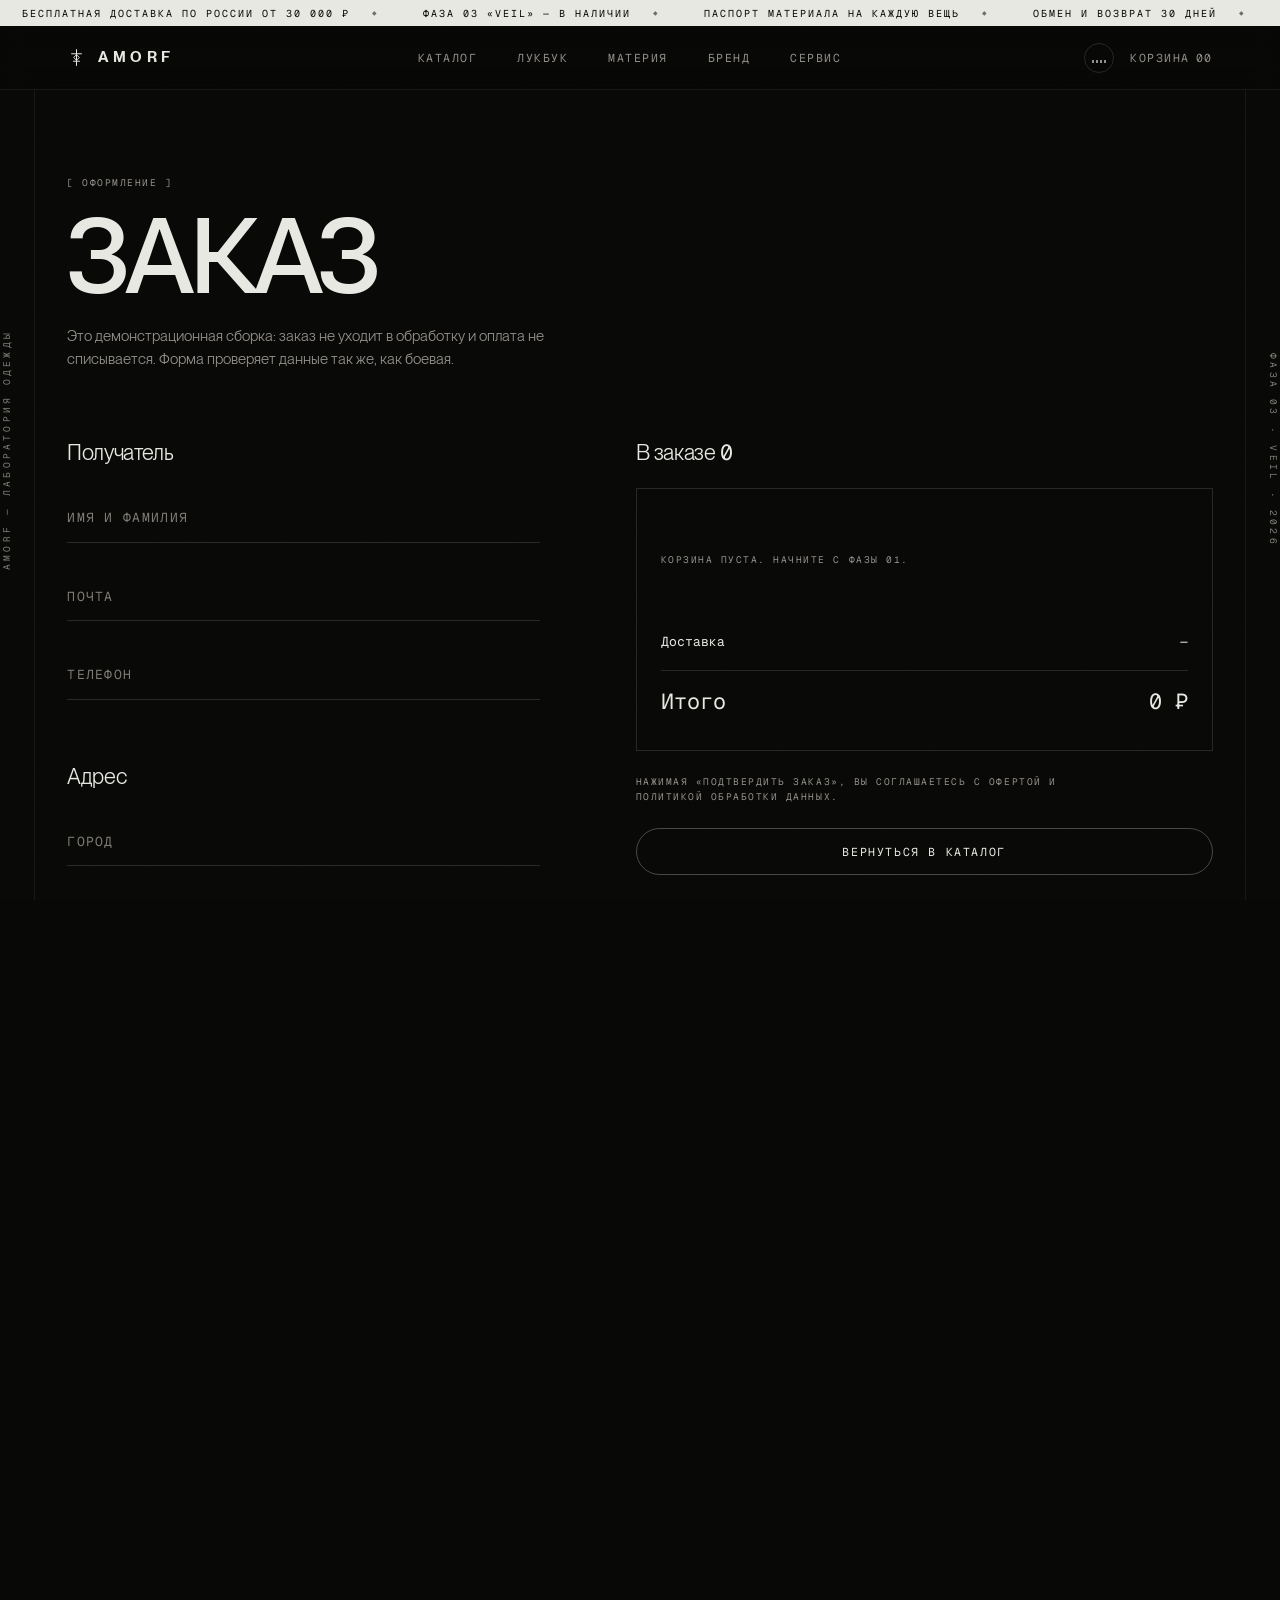
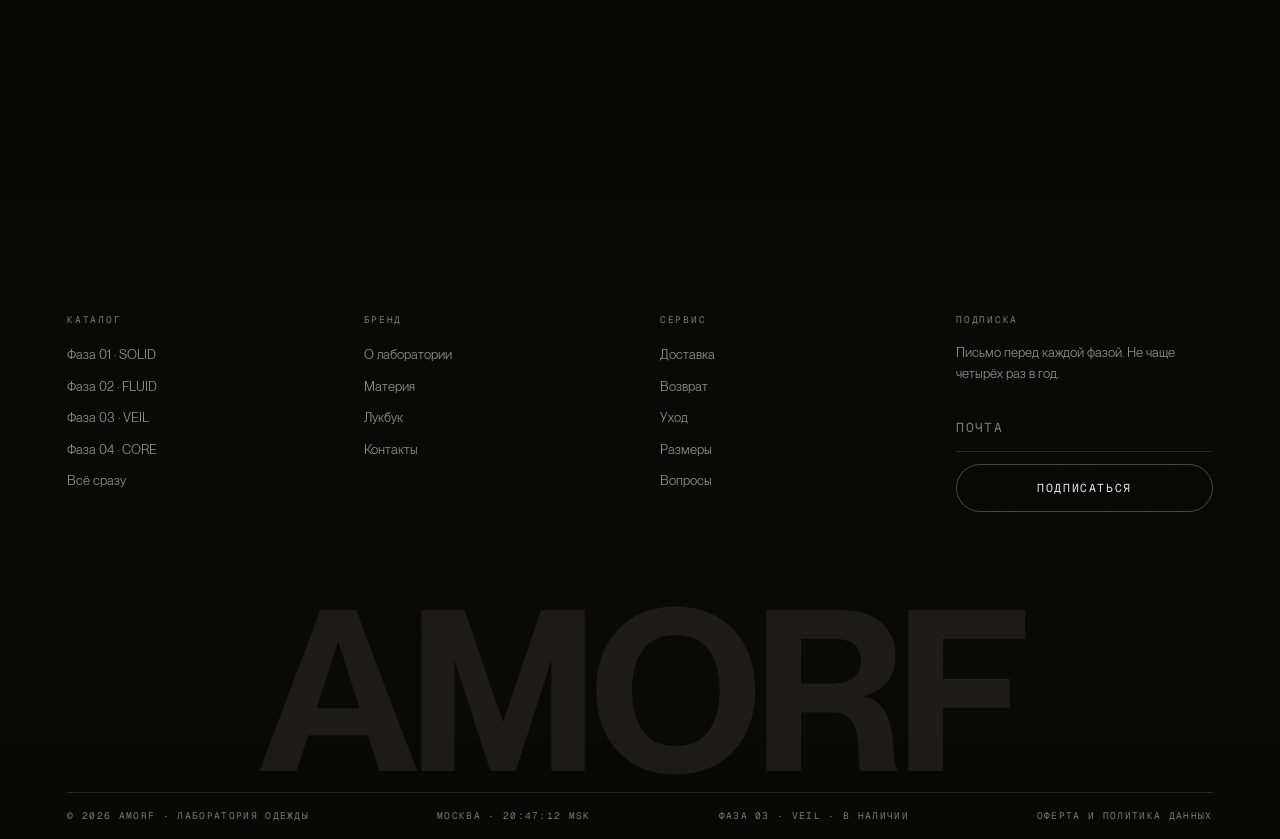
<file: checkout.html>
<!doctype html>
<html lang="ru" class="js-off">
<head>
<meta charset="utf-8">
<meta name="viewport" content="width=device-width,initial-scale=1">
<title>Оформление заказа — AMORF</title>
<meta name="description" content="Оформление заказа AMORF: получатель, адрес, способ доставки и оплаты. Демонстрационная сборка без реального списания.">
<meta name="theme-color" content="#080807">
<meta property="og:type" content="website">
<meta property="og:site_name" content="AMORF">
<meta property="og:title" content="Оформление заказа — AMORF">
<meta property="og:description" content="Оформление заказа AMORF: получатель, адрес, способ доставки и оплаты. Демонстрационная сборка без реального списания.">
<meta property="og:image" content="assets/img/p/s-01-a.webp">
<meta property="og:locale" content="ru_RU">
<meta name="twitter:card" content="summary_large_image">
<link rel="icon" href="data:image/svg+xml,%3Csvg xmlns='http://www.w3.org/2000/svg' viewBox='0 0 24 24'%3E%3Crect width='24' height='24' fill='%23080807'/%3E%3Cg fill='none' stroke='%23E8E8E3' stroke-width='1.4'%3E%3Cpath d='M12 2.5V21.5M6 7.6H18M8.4 16.4H15.6'/%3E%3Cpath d='M12 8.8 15.2 12 12 15.2 8.8 12Z'/%3E%3C/g%3E%3C/svg%3E">
<link rel="preload" as="font" type="font/woff2" href="assets/fonts/PPNeueMontreal-Medium.woff2" crossorigin>
<link rel="preload" as="font" type="font/woff2" href="assets/fonts/GeistMono-Variable.woff2" crossorigin>
<link rel="stylesheet" href="assets/css/tokens.css">
<link rel="stylesheet" href="assets/css/sections.css">
</head>
<body data-page="checkout.html">
<a class="skip" href="#main">К основному содержимому</a>
<div class="progress" aria-hidden="true"></div>
<div class="grain" aria-hidden="true"></div>
<div class="rails" aria-hidden="true">
  <span class="rail-txt rail-txt--l">AMORF — лаборатория одежды</span>
  <span class="rail-txt rail-txt--r">Фаза 03 · VEIL · 2026</span>
</div>
<div class="ticker" aria-hidden="true"><div class="ticker__track"><span class="ticker__i">Бесплатная доставка по России от 30 000 ₽</span><span class="ticker__i">Фаза 03 «VEIL» — в наличии</span><span class="ticker__i">Паспорт материала на каждую вещь</span><span class="ticker__i">Обмен и возврат 30 дней</span><span class="ticker__i">Шоурум: Москва, Нижний Сусальный, 5с19</span><span class="ticker__i">Ремонт изделий AMORF — бессрочно</span><span class="ticker__i">Бесплатная доставка по России от 30 000 ₽</span><span class="ticker__i">Фаза 03 «VEIL» — в наличии</span><span class="ticker__i">Паспорт материала на каждую вещь</span><span class="ticker__i">Обмен и возврат 30 дней</span><span class="ticker__i">Шоурум: Москва, Нижний Сусальный, 5с19</span><span class="ticker__i">Ремонт изделий AMORF — бессрочно</span></div></div>
<header class="hdr">
 <div class="wrap hdr__in">
  <a class="hdr__brand" href="index.html" aria-label="AMORF — на главную">
   <svg class="hdr__sig" viewBox="0 0 24 24" fill="none" stroke="currentColor" stroke-width="1.25" stroke-linejoin="round" aria-hidden="true"><path d="M12 1.5V22.5M5.3 7.3H18.7M7.7 16.7H16.3"/><path d="M12 8.5 15.5 12 12 15.5 8.5 12Z"/></svg><span class="hdr__word">AMORF</span>
  </a>
  <nav class="hdr__nav" aria-label="Основная навигация"><a href="catalog.html">Каталог</a><a href="lookbook.html">Лукбук</a><a href="material.html">Материя</a><a href="about.html">Бренд</a><a href="service.html">Сервис</a></nav>
  <div class="hdr__side">
   <button class="snd" type="button" data-sound-toggle aria-pressed="false" aria-label="Включить звук интерфейса">
    <span class="snd__bars" aria-hidden="true"><i></i><i></i><i></i><i></i></span>
   </button>
   <button class="hdr__act" type="button" data-cart-open aria-label="Открыть корзину">
    Корзина <span class="hdr__count mono" data-cart-count>00</span>
   </button>
   <button class="burg" type="button" data-ovl-open aria-expanded="false" aria-controls="ovl" aria-label="Открыть меню">
    <i></i><i></i>
   </button>
  </div>
 </div>
</header>

<div class="ovl" id="ovl" data-ovl aria-hidden="true">
 <div class="wrap ovl__top">
  <span class="lbl">Меню</span>
  <button class="close" type="button" data-ovl-close aria-label="Закрыть меню"></button>
 </div>
 <div class="wrap ovl__body">
  <nav class="ovl__list" aria-label="Меню">
   <a href="index.html">Главная</a><a href="catalog.html">Каталог</a><a href="lookbook.html">Лукбук</a><a href="material.html">Материя</a><a href="about.html">Бренд</a><a href="service.html">Сервис</a><a href="contact.html">Контакты</a>
  </nav>
  <div class="ovl__meta">
   <div><span class="lbl">Шоурум</span><p class="body mt3" style="font-size:var(--t-s)">Москва, Нижний Сусальный, 5с19<br>Пн–Вс, 12:00–21:00</p></div>
   <div><span class="lbl">Связь</span><p class="body mt3" style="font-size:var(--t-s)"><a class="ulink" href="mailto:hello@amorf.studio">hello@amorf.studio</a><br><a class="ulink" href="tel:+74951234567">+7 495 123-45-67</a></p></div>
   <div><span class="lbl">Время</span><p class="body mt3 mono" style="font-size:var(--t-s)"><span data-clock>00:00:00</span> MSK</p></div>
  </div>
 </div>
</div>
<main id="main">

<section class="wrap pt-hdr">
 <span class="lbl lbl--b">Оформление</span>
 <h1 class="h-1 mt3">Заказ</h1>
 <p class="body mt4">Это демонстрационная сборка: заказ не уходит в обработку и оплата не списывается. Форма проверяет данные так же, как боевая.</p>
</section>

<section class="section--tight">
 <div class="wrap two">
  <div>
   <form data-form="checkout" data-ok="Заказ принят. Номер придёт на почту в течение получаса." novalidate>
    <h2 class="h-3" style="margin-bottom:var(--s4)">Получатель</h2>
    <label class="field">
     <input class="field__inp" type="text" name="name" placeholder=" " data-rule="required name" autocomplete="name" required>
     <span class="field__lb">Имя и фамилия</span><span class="field__err" role="alert"></span>
    </label>
    <label class="field">
     <input class="field__inp" type="email" name="email" placeholder=" " data-rule="required email" autocomplete="email" required>
     <span class="field__lb">Почта</span><span class="field__err" role="alert"></span>
    </label>
    <label class="field">
     <input class="field__inp" type="tel" name="tel" placeholder=" " data-rule="required tel" autocomplete="tel" required>
     <span class="field__lb">Телефон</span><span class="field__err" role="alert"></span>
    </label>

    <h2 class="h-3 mt6" style="margin-bottom:var(--s4)">Адрес</h2>
    <label class="field">
     <input class="field__inp" type="text" name="city" placeholder=" " data-rule="required name" autocomplete="address-level2" required>
     <span class="field__lb">Город</span><span class="field__err" role="alert"></span>
    </label>
    <label class="field">
     <input class="field__inp" type="text" name="addr" placeholder=" " data-rule="required text" autocomplete="street-address" required>
     <span class="field__lb">Улица, дом, квартира</span><span class="field__err" role="alert"></span>
    </label>

    <h2 class="h-3 mt6" style="margin-bottom:var(--s4)">Доставка</h2>
    <div class="pay">
     <label class="radio"><input type="radio" name="ship" value="courier" checked>
      <span><b>Курьер по Москве, следующий день</b><span>Бесплатно · примерка при курьере</span></span></label>
     <label class="radio"><input type="radio" name="ship" value="cdek">
      <span><b>СДЭК по России, 2–5 дней</b><span>Бесплатно от 30 000 ₽</span></span></label>
     <label class="radio"><input type="radio" name="ship" value="pickup">
      <span><b>Самовывоз из шоурума</b><span>Нижний Сусальный, 5с19 · сегодня после 15:00</span></span></label>
    </div>

    <h2 class="h-3 mt6" style="margin-bottom:var(--s4)">Оплата</h2>
    <div class="pay">
     <label class="radio"><input type="radio" name="pay" value="card" checked>
      <span><b>Картой на сайте</b><span>Демонстрация · списание не происходит</span></span></label>
     <label class="radio"><input type="radio" name="pay" value="onget">
      <span><b>При получении</b><span>Наличными или картой курьеру</span></span></label>
    </div>

    <button class="btn btn--lg btn--solid btn--block mt6" type="submit" data-mag="0.14">Подтвердить заказ</button>
    <p class="msg mt3" data-form-msg role="status"></p>
   </form>
  </div>

  <div class="sticky-h">
   <h2 class="h-3" style="margin-bottom:var(--s4)">В заказе <span class="mono" data-cart-n>0</span></h2>
   <div class="sum">
    <div data-cart-body></div>
    <div class="sum__r mt3"><span>Доставка</span><span data-ship-out>—</span></div>
    <div class="sum__r sum__r--tot"><span>Итого</span><span data-cart-total>0 ₽</span></div>
   </div>
   <p class="lbl mt4">Нажимая «Подтвердить заказ», вы соглашаетесь с <a class="ulink" href="service.html#legal">офертой</a> и <a class="ulink" href="service.html#legal">политикой обработки данных</a>.</p>
   <a class="btn btn--block mt4" href="catalog.html" data-mag>Вернуться в каталог</a>
  </div>
 </div>
</section>

</main>
<footer class="ftr">
 <div class="wrap">
  <div class="ftr__cols">
   <div class="ftr__col"><h3>Каталог</h3><ul><li><a href="catalog.html?phase=solid">Фаза 01 · SOLID</a></li><li><a href="catalog.html?phase=fluid">Фаза 02 · FLUID</a></li><li><a href="catalog.html?phase=veil">Фаза 03 · VEIL</a></li><li><a href="catalog.html?phase=core">Фаза 04 · CORE</a></li><li><a href="catalog.html">Всё сразу</a></li></ul></div><div class="ftr__col"><h3>Бренд</h3><ul><li><a href="about.html">О лаборатории</a></li><li><a href="material.html">Материя</a></li><li><a href="lookbook.html">Лукбук</a></li><li><a href="contact.html">Контакты</a></li></ul></div><div class="ftr__col"><h3>Сервис</h3><ul><li><a href="service.html#delivery">Доставка</a></li><li><a href="service.html#returns">Возврат</a></li><li><a href="service.html#care">Уход</a></li><li><a href="service.html#sizes">Размеры</a></li><li><a href="service.html#faq">Вопросы</a></li></ul></div>
   <div class="ftr__col">
    <h3>Подписка</h3>
    <p class="body" style="font-size:var(--t-s);margin-bottom:14px">Письмо перед каждой фазой. Не чаще четырёх раз в год.</p>
    <form data-form="sub" data-ok="Готово. Письмо придёт перед фазой 04." novalidate>
     <label class="field" style="margin-bottom:12px">
      <input class="field__inp" type="email" name="email" placeholder=" " data-rule="required email" autocomplete="email" required>
      <span class="field__lb">Почта</span>
      <span class="field__err" role="alert"></span>
     </label>
     <button class="btn btn--block" type="submit" data-mag>Подписаться</button>
     <p class="msg mt3" data-form-msg role="status"></p>
    </form>
   </div>
  </div>
 </div>
 <div class="wrap wrap--flush"><div class="ftr__word" aria-hidden="true">AMORF</div></div>
 <div class="wrap">
  <div class="ftr__bar">
   <span>© 2026 AMORF · Лаборатория одежды</span>
   <span>Москва · <span data-clock class="mono">00:00:00</span> MSK</span>
   <span>Фаза 03 · VEIL · в наличии</span>
   <span><a class="ulink" href="service.html#legal">Оферта и политика данных</a></span>
  </div>
 </div>
</footer>

<div class="scrim" data-scrim aria-hidden="true"></div>
<aside class="drawer" data-drawer aria-hidden="true" aria-label="Корзина">
 <div class="drawer__top">
  <span class="lbl">Корзина · <span data-cart-n>0</span></span>
  <button class="close" type="button" data-cart-close aria-label="Закрыть корзину"></button>
 </div>
 <div class="drawer__body" data-cart-body></div>
 <div class="drawer__foot">
  <div class="shipbar" data-shipbar hidden>
   <p class="shipbar__t"></p>
   <div class="shipbar__track"><span class="shipbar__fill"></span></div>
  </div>
  <div class="sum__r"><span>Доставка</span><span data-ship-out>—</span></div>
  <div class="sum__r sum__r--tot"><span>Итого</span><span data-cart-total>0 ₽</span></div>
  <a class="btn btn--solid btn--block mt3" href="checkout.html" data-checkout>Оформить заказ</a>
 </div>
</aside>
<script src="assets/js/vendor/gsap.min.js"></script>
<script src="assets/js/vendor/ScrollTrigger.min.js"></script>
<script src="assets/js/vendor/SplitText.min.js"></script>
<script src="assets/js/vendor/Observer.min.js"></script>
<script src="assets/js/vendor/CustomEase.min.js"></script>
<script src="assets/js/vendor/lenis.min.js"></script>
<script src="assets/js/data.js"></script>
<script src="assets/js/main.js"></script>
</body>
</html>
</file>
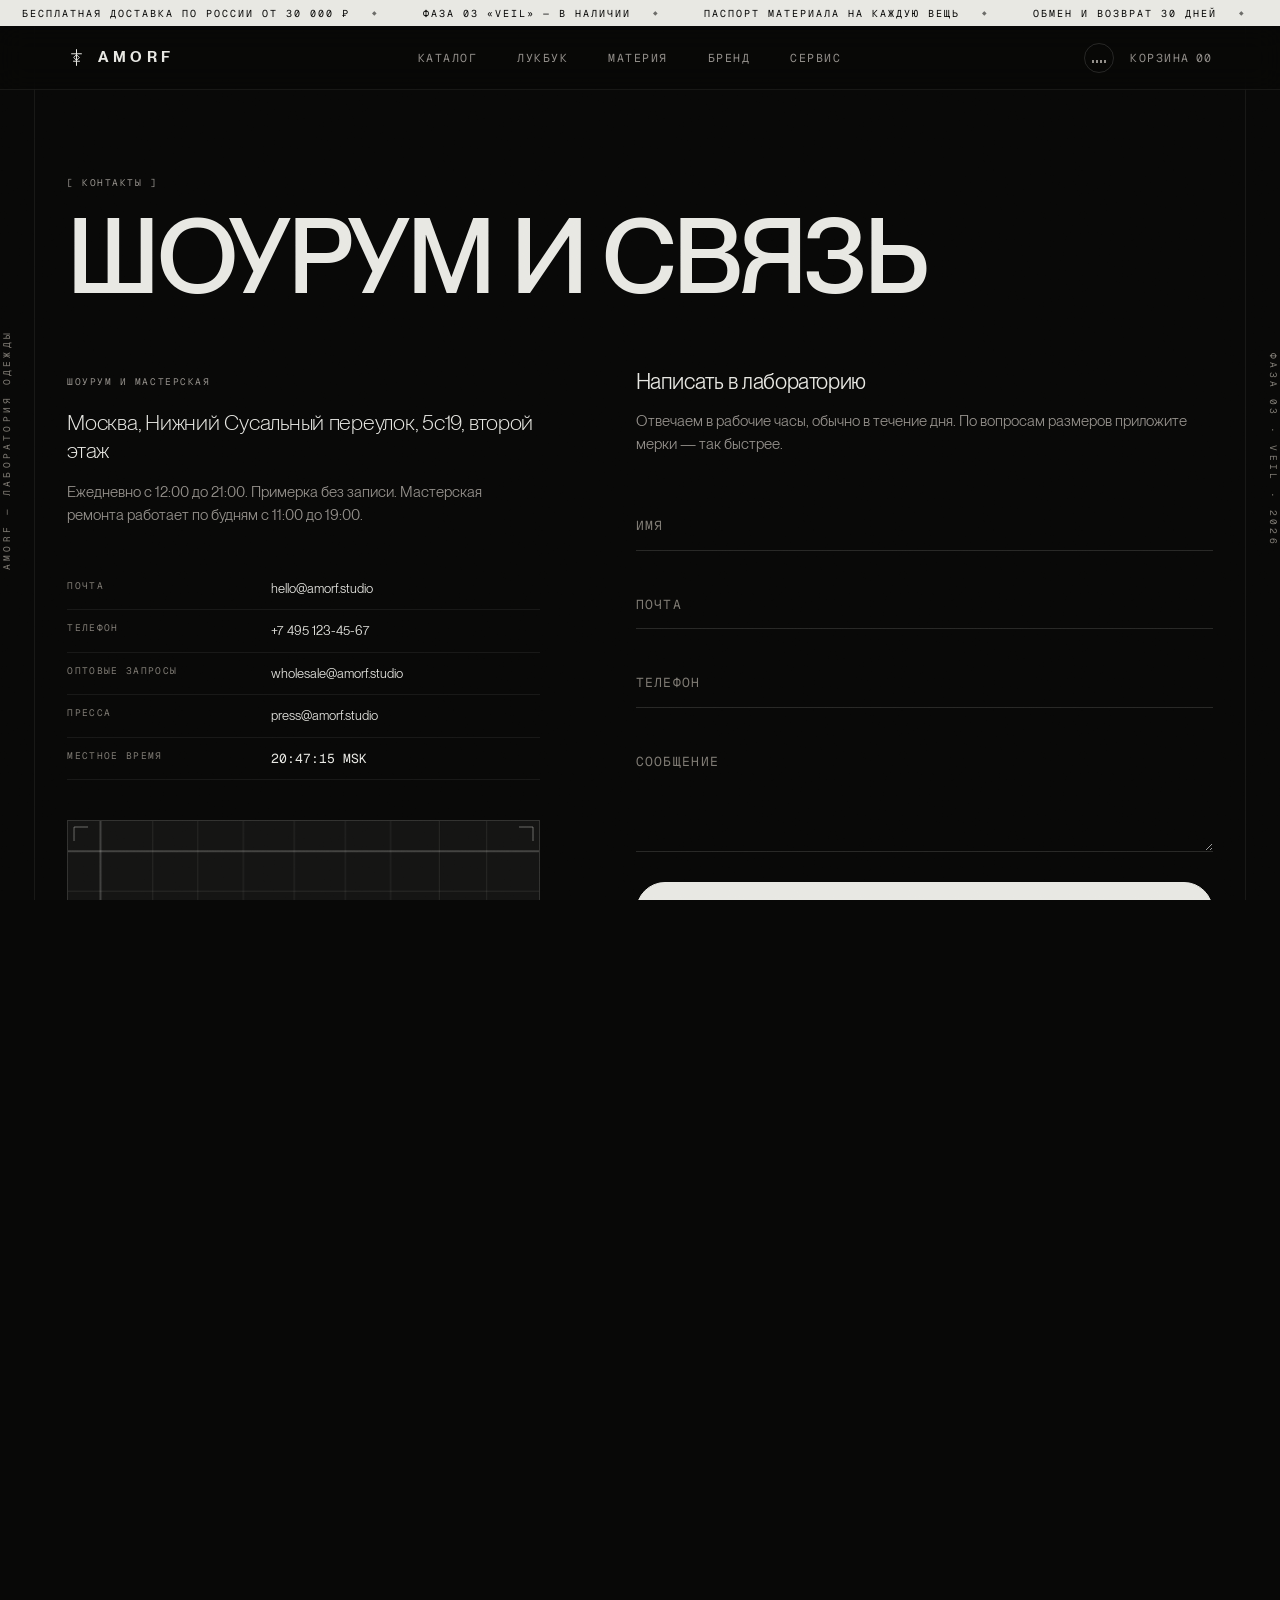
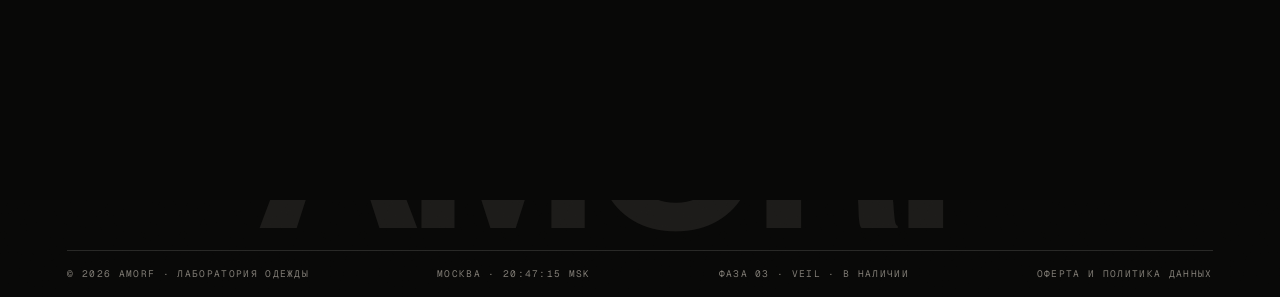
<file: contact.html>
<!doctype html>
<html lang="ru" class="js-off">
<head>
<meta charset="utf-8">
<meta name="viewport" content="width=device-width,initial-scale=1">
<title>Контакты и шоурум — AMORF</title>
<meta name="description" content="Шоурум AMORF: Москва, Нижний Сусальный, 5с19, ежедневно 12:00–21:00. Почта, телефон, мастерская ремонта и форма связи.">
<meta name="theme-color" content="#080807">
<meta property="og:type" content="website">
<meta property="og:site_name" content="AMORF">
<meta property="og:title" content="Контакты и шоурум — AMORF">
<meta property="og:description" content="Шоурум AMORF: Москва, Нижний Сусальный, 5с19, ежедневно 12:00–21:00. Почта, телефон, мастерская ремонта и форма связи.">
<meta property="og:image" content="assets/img/p/s-01-a.webp">
<meta property="og:locale" content="ru_RU">
<meta name="twitter:card" content="summary_large_image">
<link rel="icon" href="data:image/svg+xml,%3Csvg xmlns='http://www.w3.org/2000/svg' viewBox='0 0 24 24'%3E%3Crect width='24' height='24' fill='%23080807'/%3E%3Cg fill='none' stroke='%23E8E8E3' stroke-width='1.4'%3E%3Cpath d='M12 2.5V21.5M6 7.6H18M8.4 16.4H15.6'/%3E%3Cpath d='M12 8.8 15.2 12 12 15.2 8.8 12Z'/%3E%3C/g%3E%3C/svg%3E">
<link rel="preload" as="font" type="font/woff2" href="assets/fonts/PPNeueMontreal-Medium.woff2" crossorigin>
<link rel="preload" as="font" type="font/woff2" href="assets/fonts/GeistMono-Variable.woff2" crossorigin>
<link rel="stylesheet" href="assets/css/tokens.css">
<link rel="stylesheet" href="assets/css/sections.css">
</head>
<body data-page="contact.html">
<a class="skip" href="#main">К основному содержимому</a>
<div class="progress" aria-hidden="true"></div>
<div class="grain" aria-hidden="true"></div>
<div class="rails" aria-hidden="true">
  <span class="rail-txt rail-txt--l">AMORF — лаборатория одежды</span>
  <span class="rail-txt rail-txt--r">Фаза 03 · VEIL · 2026</span>
</div>
<div class="ticker" aria-hidden="true"><div class="ticker__track"><span class="ticker__i">Бесплатная доставка по России от 30 000 ₽</span><span class="ticker__i">Фаза 03 «VEIL» — в наличии</span><span class="ticker__i">Паспорт материала на каждую вещь</span><span class="ticker__i">Обмен и возврат 30 дней</span><span class="ticker__i">Шоурум: Москва, Нижний Сусальный, 5с19</span><span class="ticker__i">Ремонт изделий AMORF — бессрочно</span><span class="ticker__i">Бесплатная доставка по России от 30 000 ₽</span><span class="ticker__i">Фаза 03 «VEIL» — в наличии</span><span class="ticker__i">Паспорт материала на каждую вещь</span><span class="ticker__i">Обмен и возврат 30 дней</span><span class="ticker__i">Шоурум: Москва, Нижний Сусальный, 5с19</span><span class="ticker__i">Ремонт изделий AMORF — бессрочно</span></div></div>
<header class="hdr">
 <div class="wrap hdr__in">
  <a class="hdr__brand" href="index.html" aria-label="AMORF — на главную">
   <svg class="hdr__sig" viewBox="0 0 24 24" fill="none" stroke="currentColor" stroke-width="1.25" stroke-linejoin="round" aria-hidden="true"><path d="M12 1.5V22.5M5.3 7.3H18.7M7.7 16.7H16.3"/><path d="M12 8.5 15.5 12 12 15.5 8.5 12Z"/></svg><span class="hdr__word">AMORF</span>
  </a>
  <nav class="hdr__nav" aria-label="Основная навигация"><a href="catalog.html">Каталог</a><a href="lookbook.html">Лукбук</a><a href="material.html">Материя</a><a href="about.html">Бренд</a><a href="service.html">Сервис</a></nav>
  <div class="hdr__side">
   <button class="snd" type="button" data-sound-toggle aria-pressed="false" aria-label="Включить звук интерфейса">
    <span class="snd__bars" aria-hidden="true"><i></i><i></i><i></i><i></i></span>
   </button>
   <button class="hdr__act" type="button" data-cart-open aria-label="Открыть корзину">
    Корзина <span class="hdr__count mono" data-cart-count>00</span>
   </button>
   <button class="burg" type="button" data-ovl-open aria-expanded="false" aria-controls="ovl" aria-label="Открыть меню">
    <i></i><i></i>
   </button>
  </div>
 </div>
</header>

<div class="ovl" id="ovl" data-ovl aria-hidden="true">
 <div class="wrap ovl__top">
  <span class="lbl">Меню</span>
  <button class="close" type="button" data-ovl-close aria-label="Закрыть меню"></button>
 </div>
 <div class="wrap ovl__body">
  <nav class="ovl__list" aria-label="Меню">
   <a href="index.html">Главная</a><a href="catalog.html">Каталог</a><a href="lookbook.html">Лукбук</a><a href="material.html">Материя</a><a href="about.html">Бренд</a><a href="service.html">Сервис</a><a href="contact.html" aria-current="page">Контакты</a>
  </nav>
  <div class="ovl__meta">
   <div><span class="lbl">Шоурум</span><p class="body mt3" style="font-size:var(--t-s)">Москва, Нижний Сусальный, 5с19<br>Пн–Вс, 12:00–21:00</p></div>
   <div><span class="lbl">Связь</span><p class="body mt3" style="font-size:var(--t-s)"><a class="ulink" href="mailto:hello@amorf.studio">hello@amorf.studio</a><br><a class="ulink" href="tel:+74951234567">+7 495 123-45-67</a></p></div>
   <div><span class="lbl">Время</span><p class="body mt3 mono" style="font-size:var(--t-s)"><span data-clock>00:00:00</span> MSK</p></div>
  </div>
 </div>
</div>
<main id="main">

<section class="wrap pt-hdr">
 <span class="lbl lbl--b" data-rv="still">Контакты</span>
 <h1 class="h-1 mt3" data-rv="still">Шоурум и связь</h1>
</section>

<section class="section--tight">
 <div class="wrap two">
  <div class="stack--lg stack">
   <div data-rv>
    <span class="lbl">Шоурум и мастерская</span>
    <p class="lead mt3">Москва, Нижний Сусальный переулок, 5с19, второй этаж</p>
    <p class="body mt3">Ежедневно с 12:00 до 21:00. Примерка без записи. Мастерская ремонта работает по будням с 11:00 до 19:00.</p>
   </div>
   <div class="spec" data-rv>
    <div class="spec__r"><span class="spec__k">Почта</span><span><a class="ulink" href="mailto:hello@amorf.studio">hello@amorf.studio</a></span></div>
    <div class="spec__r"><span class="spec__k">Телефон</span><span><a class="ulink" href="tel:+74951234567">+7 495 123-45-67</a></span></div>
    <div class="spec__r"><span class="spec__k">Оптовые запросы</span><span><a class="ulink" href="mailto:wholesale@amorf.studio">wholesale@amorf.studio</a></span></div>
    <div class="spec__r"><span class="spec__k">Пресса</span><span><a class="ulink" href="mailto:press@amorf.studio">press@amorf.studio</a></span></div>
    <div class="spec__r"><span class="spec__k">Местное время</span><span class="mono"><span data-clock>00:00:00</span> MSK</span></div>
   </div>
   <canvas class="map" data-map width="800" height="500" role="img" aria-label="Схема проезда: шоурум в Нижнем Сусальном переулке, 5с19, в семи минутах от станции Курская"></canvas>
   <p class="lbl" data-rv>Семь минут пешком от станции «Курская». Вход со двора, у чёрной двери без вывески.</p>
  </div>

  <div>
   <h2 class="h-3" data-rv="still">Написать в лабораторию</h2>
   <p class="body mt3" data-rv>Отвечаем в рабочие часы, обычно в течение дня. По вопросам размеров приложите мерки — так быстрее.</p>
   <form class="mt5" data-form="contact" data-ok="Письмо ушло. Ответим в течение рабочего дня." novalidate>
    <label class="field">
     <input class="field__inp" type="text" name="name" placeholder=" " data-rule="required name" autocomplete="name" required>
     <span class="field__lb">Имя</span><span class="field__err" role="alert"></span>
    </label>
    <label class="field">
     <input class="field__inp" type="email" name="email" placeholder=" " data-rule="required email" autocomplete="email" required>
     <span class="field__lb">Почта</span><span class="field__err" role="alert"></span>
    </label>
    <label class="field">
     <input class="field__inp" type="tel" name="tel" placeholder=" " data-rule="required tel" autocomplete="tel" required>
     <span class="field__lb">Телефон</span><span class="field__err" role="alert"></span>
    </label>
    <label class="field">
     <textarea class="field__inp" name="msg" placeholder=" " data-rule="required text" required></textarea>
     <span class="field__lb">Сообщение</span><span class="field__err" role="alert"></span>
    </label>
    <button class="btn btn--lg btn--solid btn--block" type="submit" data-mag="0.14">Отправить</button>
    <p class="msg mt3" data-form-msg role="status"></p>
   </form>
  </div>
 </div>
</section>

</main>
<footer class="ftr">
 <div class="wrap">
  <div class="ftr__cols">
   <div class="ftr__col"><h3>Каталог</h3><ul><li><a href="catalog.html?phase=solid">Фаза 01 · SOLID</a></li><li><a href="catalog.html?phase=fluid">Фаза 02 · FLUID</a></li><li><a href="catalog.html?phase=veil">Фаза 03 · VEIL</a></li><li><a href="catalog.html?phase=core">Фаза 04 · CORE</a></li><li><a href="catalog.html">Всё сразу</a></li></ul></div><div class="ftr__col"><h3>Бренд</h3><ul><li><a href="about.html">О лаборатории</a></li><li><a href="material.html">Материя</a></li><li><a href="lookbook.html">Лукбук</a></li><li><a href="contact.html">Контакты</a></li></ul></div><div class="ftr__col"><h3>Сервис</h3><ul><li><a href="service.html#delivery">Доставка</a></li><li><a href="service.html#returns">Возврат</a></li><li><a href="service.html#care">Уход</a></li><li><a href="service.html#sizes">Размеры</a></li><li><a href="service.html#faq">Вопросы</a></li></ul></div>
   <div class="ftr__col">
    <h3>Подписка</h3>
    <p class="body" style="font-size:var(--t-s);margin-bottom:14px">Письмо перед каждой фазой. Не чаще четырёх раз в год.</p>
    <form data-form="sub" data-ok="Готово. Письмо придёт перед фазой 04." novalidate>
     <label class="field" style="margin-bottom:12px">
      <input class="field__inp" type="email" name="email" placeholder=" " data-rule="required email" autocomplete="email" required>
      <span class="field__lb">Почта</span>
      <span class="field__err" role="alert"></span>
     </label>
     <button class="btn btn--block" type="submit" data-mag>Подписаться</button>
     <p class="msg mt3" data-form-msg role="status"></p>
    </form>
   </div>
  </div>
 </div>
 <div class="wrap wrap--flush"><div class="ftr__word" aria-hidden="true">AMORF</div></div>
 <div class="wrap">
  <div class="ftr__bar">
   <span>© 2026 AMORF · Лаборатория одежды</span>
   <span>Москва · <span data-clock class="mono">00:00:00</span> MSK</span>
   <span>Фаза 03 · VEIL · в наличии</span>
   <span><a class="ulink" href="service.html#legal">Оферта и политика данных</a></span>
  </div>
 </div>
</footer>

<div class="scrim" data-scrim aria-hidden="true"></div>
<aside class="drawer" data-drawer aria-hidden="true" aria-label="Корзина">
 <div class="drawer__top">
  <span class="lbl">Корзина · <span data-cart-n>0</span></span>
  <button class="close" type="button" data-cart-close aria-label="Закрыть корзину"></button>
 </div>
 <div class="drawer__body" data-cart-body></div>
 <div class="drawer__foot">
  <div class="shipbar" data-shipbar hidden>
   <p class="shipbar__t"></p>
   <div class="shipbar__track"><span class="shipbar__fill"></span></div>
  </div>
  <div class="sum__r"><span>Доставка</span><span data-ship-out>—</span></div>
  <div class="sum__r sum__r--tot"><span>Итого</span><span data-cart-total>0 ₽</span></div>
  <a class="btn btn--solid btn--block mt3" href="checkout.html" data-checkout>Оформить заказ</a>
 </div>
</aside>
<script src="assets/js/vendor/gsap.min.js"></script>
<script src="assets/js/vendor/ScrollTrigger.min.js"></script>
<script src="assets/js/vendor/SplitText.min.js"></script>
<script src="assets/js/vendor/Observer.min.js"></script>
<script src="assets/js/vendor/CustomEase.min.js"></script>
<script src="assets/js/vendor/lenis.min.js"></script>
<script src="assets/js/data.js"></script>
<script src="assets/js/contact.js" data-page-js></script>
<script src="assets/js/main.js"></script>
</body>
</html>
</file>
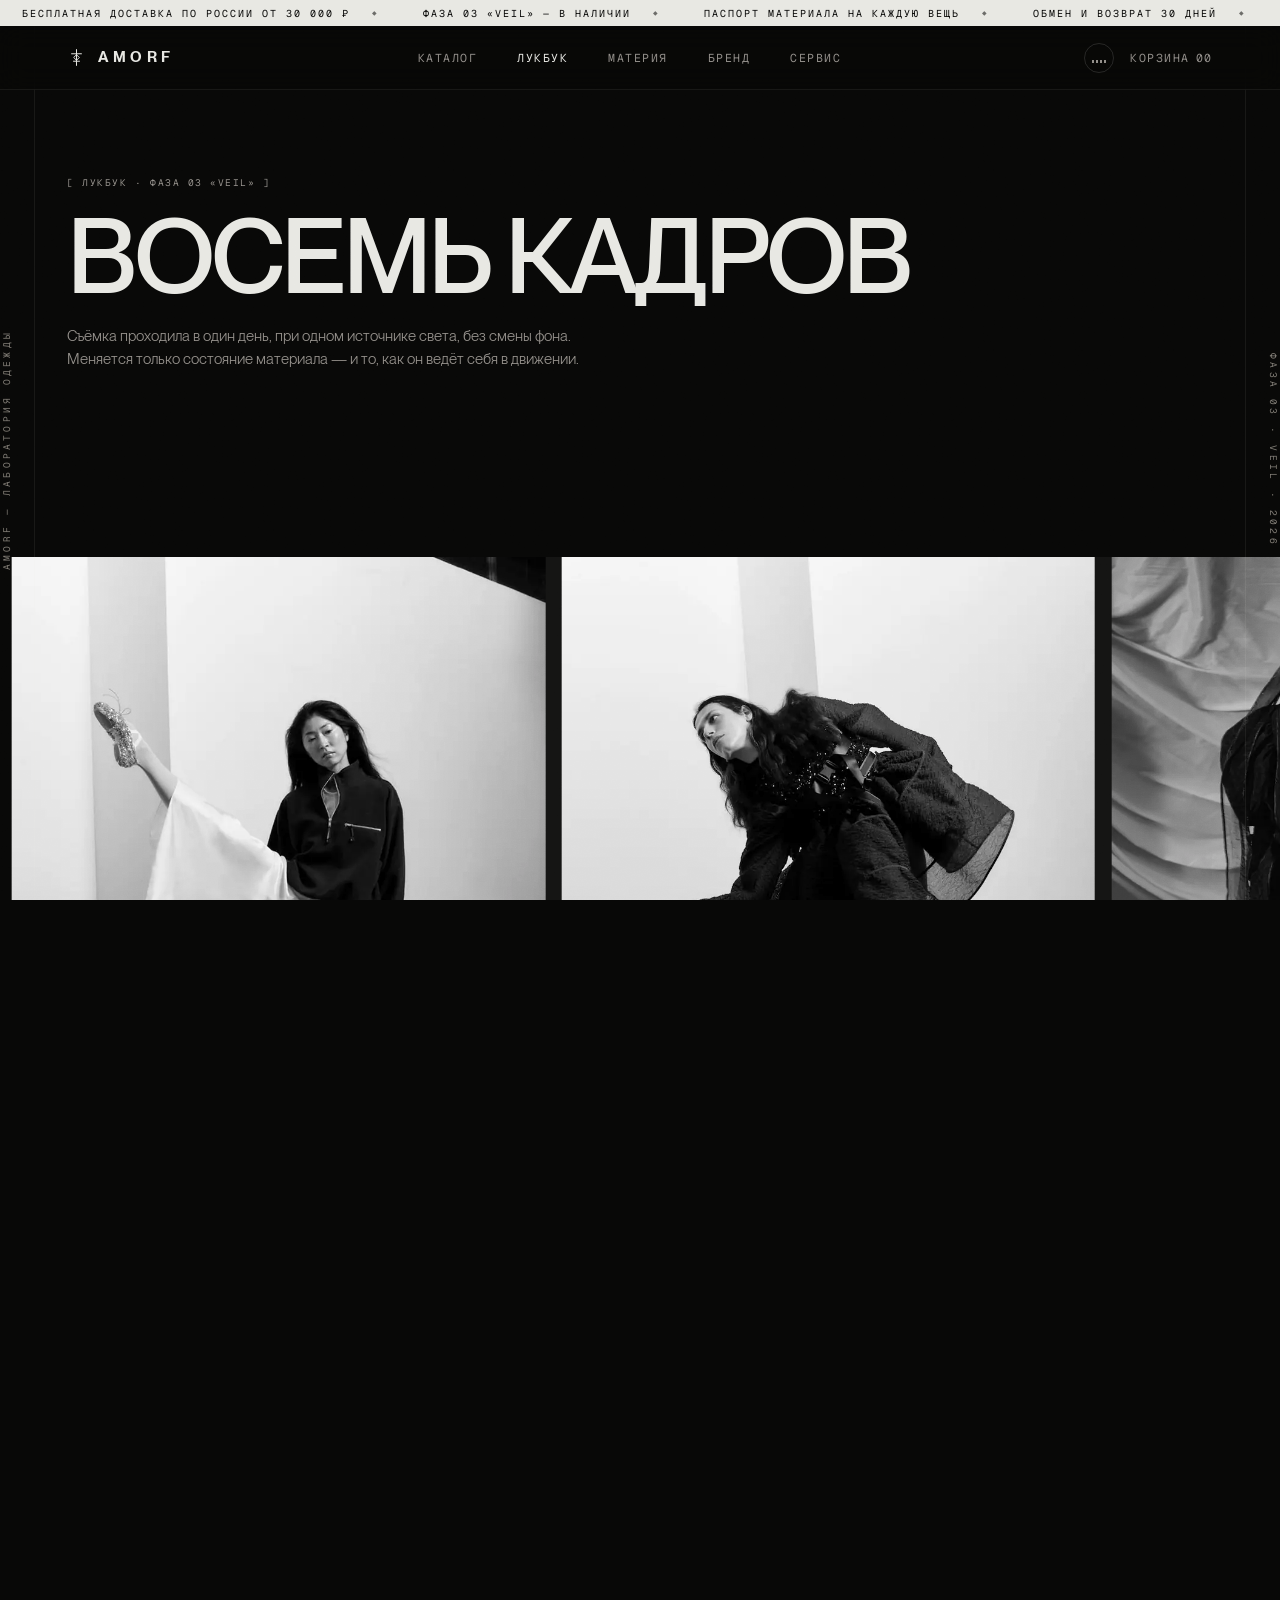
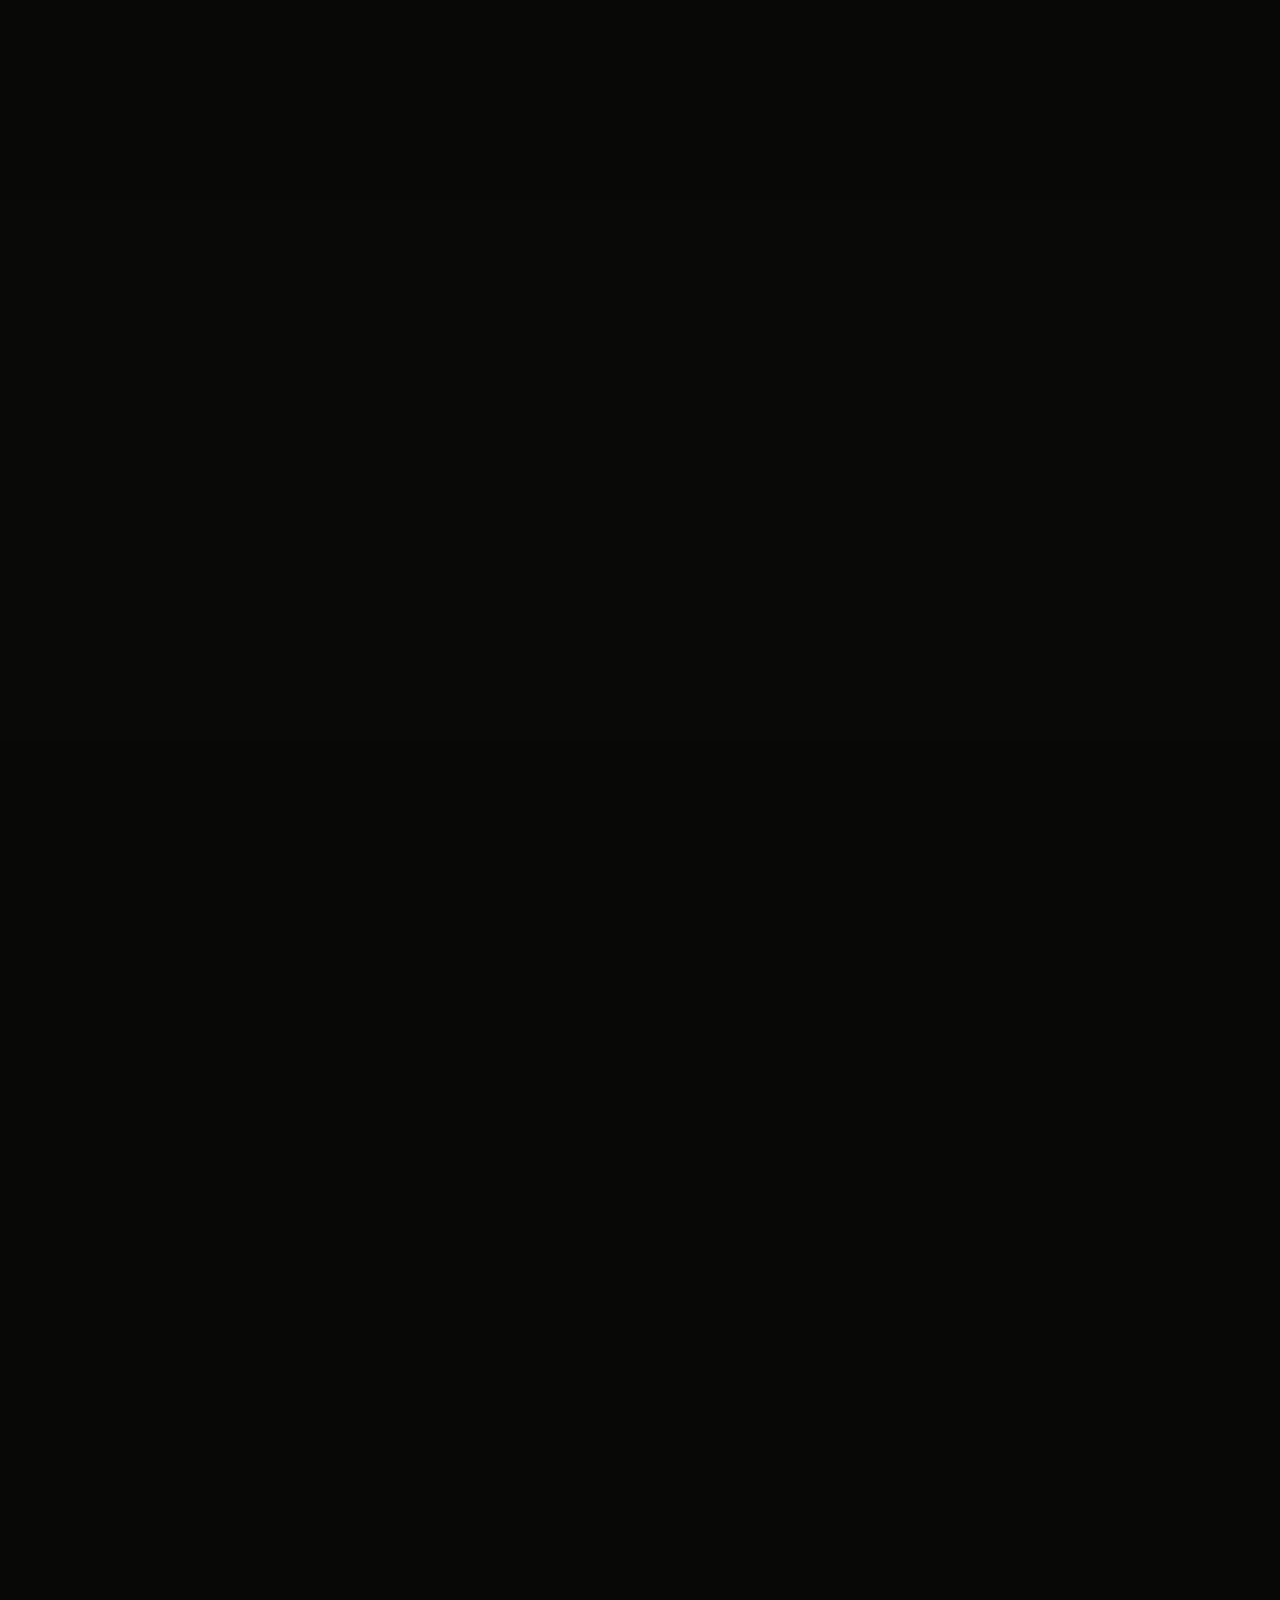
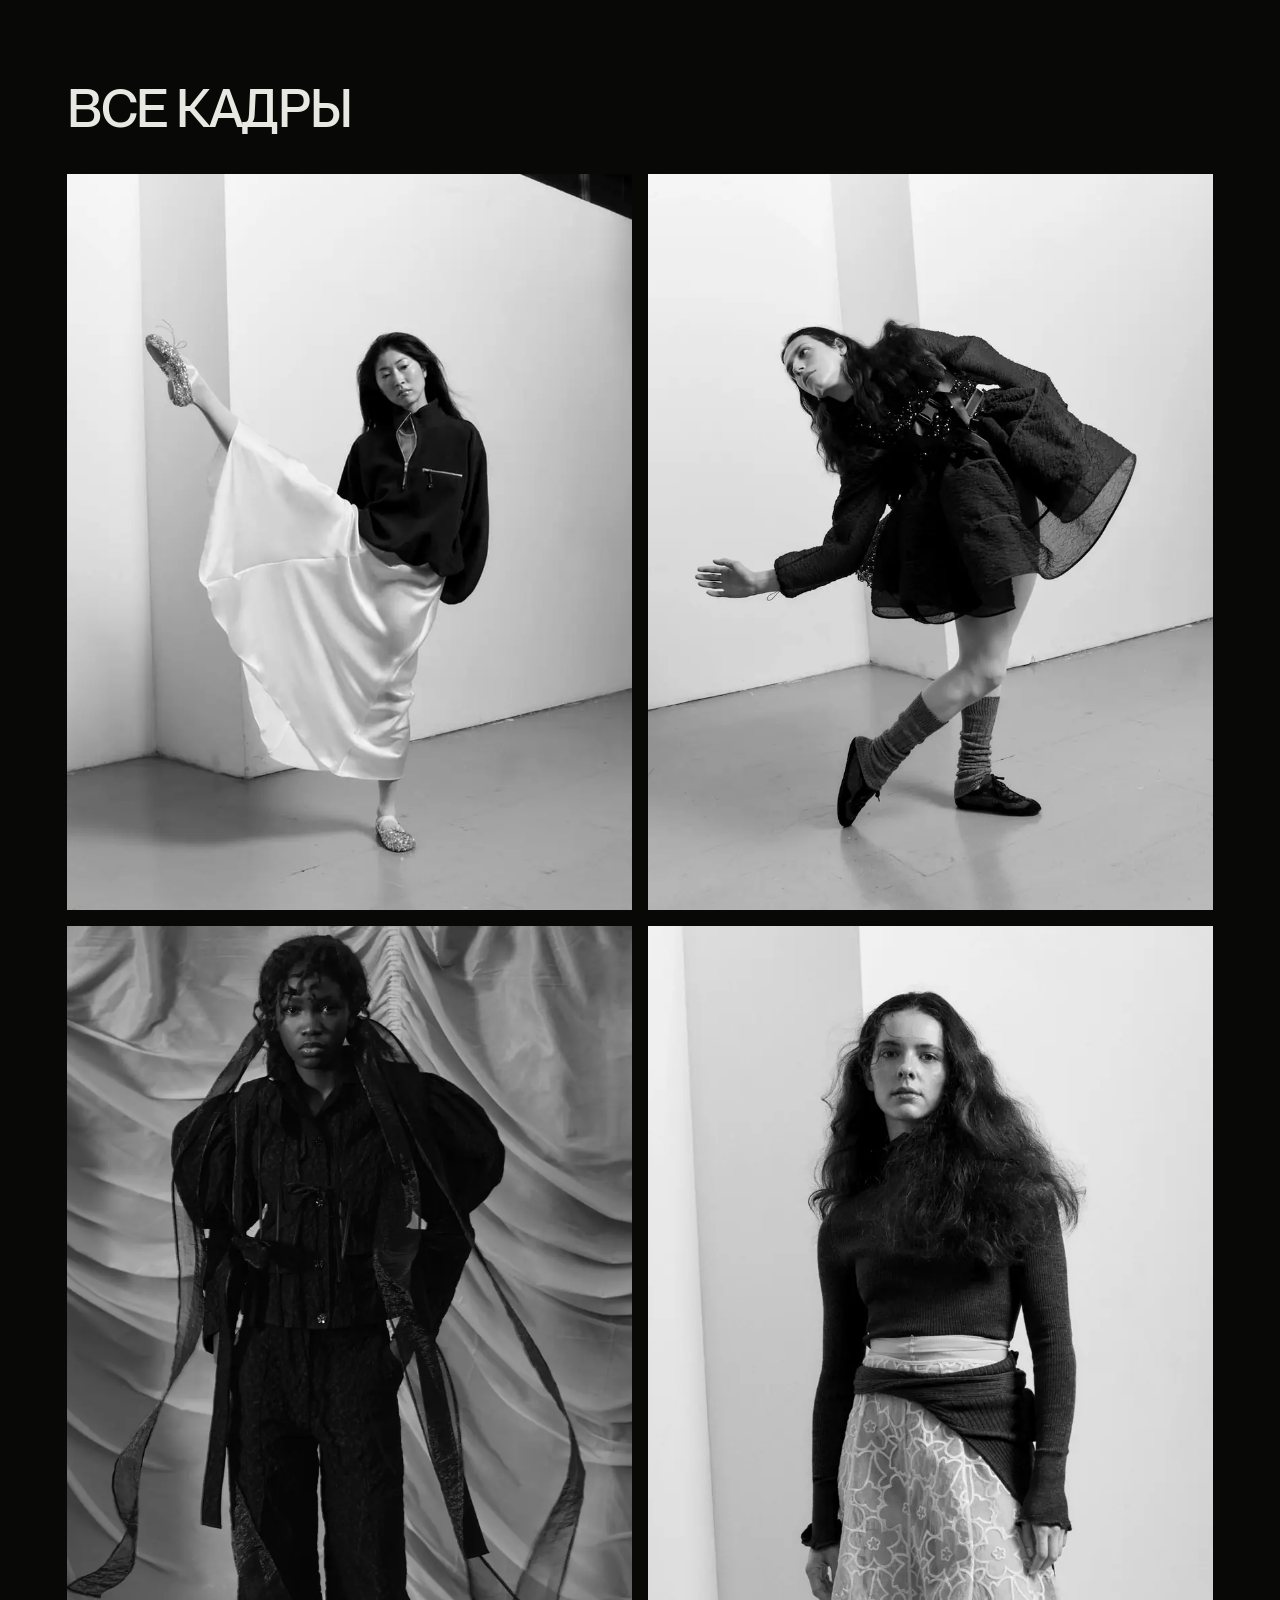
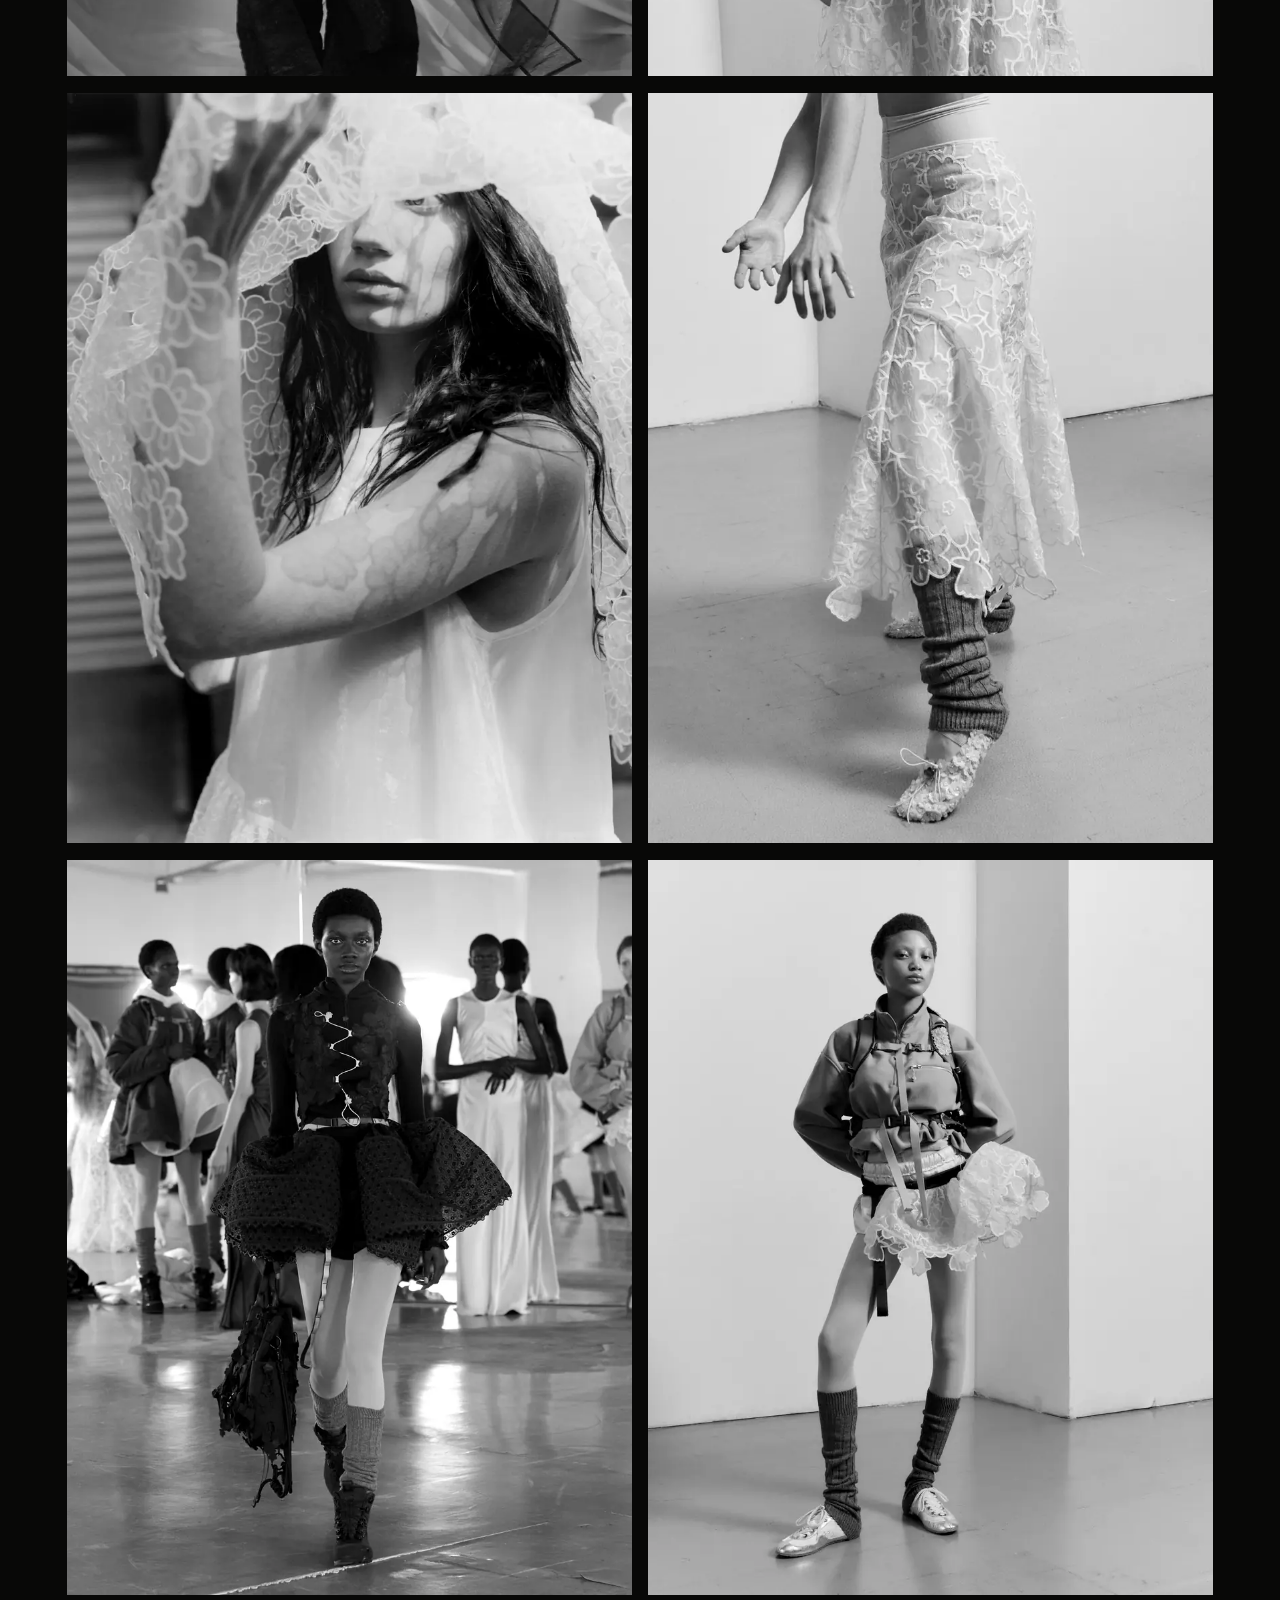
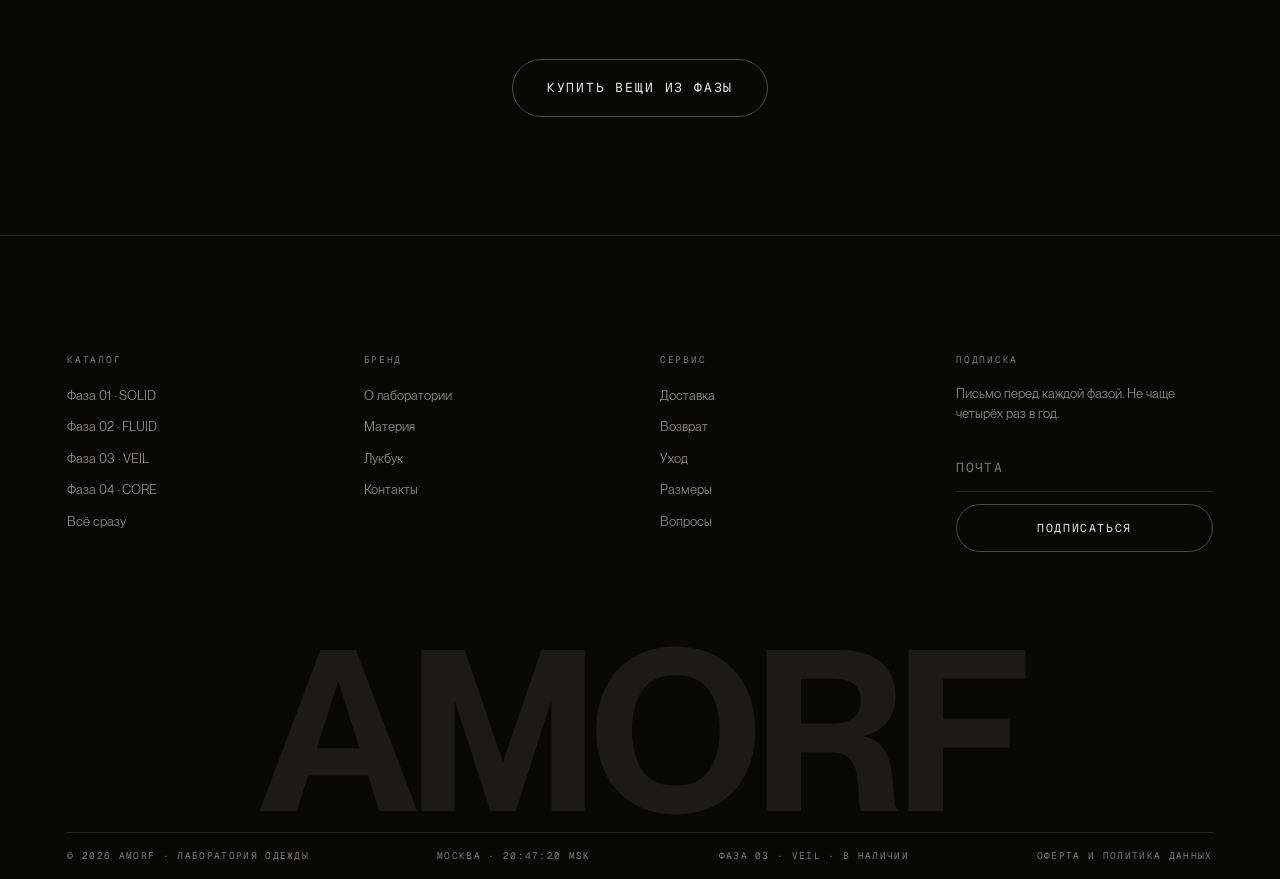
<file: lookbook.html>
<!doctype html>
<html lang="ru" class="js-off">
<head>
<meta charset="utf-8">
<meta name="viewport" content="width=device-width,initial-scale=1">
<title>Лукбук фазы 03 «VEIL» — AMORF</title>
<meta name="description" content="Лукбук AMORF: восемь кадров фазы 03 «VEIL». Один день, один источник света, меняется только состояние материала.">
<meta name="theme-color" content="#080807">
<meta property="og:type" content="website">
<meta property="og:site_name" content="AMORF">
<meta property="og:title" content="Лукбук фазы 03 «VEIL» — AMORF">
<meta property="og:description" content="Лукбук AMORF: восемь кадров фазы 03 «VEIL». Один день, один источник света, меняется только состояние материала.">
<meta property="og:image" content="assets/img/p/s-01-a.webp">
<meta property="og:locale" content="ru_RU">
<meta name="twitter:card" content="summary_large_image">
<link rel="icon" href="data:image/svg+xml,%3Csvg xmlns='http://www.w3.org/2000/svg' viewBox='0 0 24 24'%3E%3Crect width='24' height='24' fill='%23080807'/%3E%3Cg fill='none' stroke='%23E8E8E3' stroke-width='1.4'%3E%3Cpath d='M12 2.5V21.5M6 7.6H18M8.4 16.4H15.6'/%3E%3Cpath d='M12 8.8 15.2 12 12 15.2 8.8 12Z'/%3E%3C/g%3E%3C/svg%3E">
<link rel="preload" as="font" type="font/woff2" href="assets/fonts/PPNeueMontreal-Medium.woff2" crossorigin>
<link rel="preload" as="font" type="font/woff2" href="assets/fonts/GeistMono-Variable.woff2" crossorigin>
<link rel="stylesheet" href="assets/css/tokens.css">
<link rel="stylesheet" href="assets/css/sections.css">
</head>
<body data-page="lookbook.html">
<a class="skip" href="#main">К основному содержимому</a>
<div class="progress" aria-hidden="true"></div>
<div class="grain" aria-hidden="true"></div>
<div class="rails" aria-hidden="true">
  <span class="rail-txt rail-txt--l">AMORF — лаборатория одежды</span>
  <span class="rail-txt rail-txt--r">Фаза 03 · VEIL · 2026</span>
</div>
<div class="ticker" aria-hidden="true"><div class="ticker__track"><span class="ticker__i">Бесплатная доставка по России от 30 000 ₽</span><span class="ticker__i">Фаза 03 «VEIL» — в наличии</span><span class="ticker__i">Паспорт материала на каждую вещь</span><span class="ticker__i">Обмен и возврат 30 дней</span><span class="ticker__i">Шоурум: Москва, Нижний Сусальный, 5с19</span><span class="ticker__i">Ремонт изделий AMORF — бессрочно</span><span class="ticker__i">Бесплатная доставка по России от 30 000 ₽</span><span class="ticker__i">Фаза 03 «VEIL» — в наличии</span><span class="ticker__i">Паспорт материала на каждую вещь</span><span class="ticker__i">Обмен и возврат 30 дней</span><span class="ticker__i">Шоурум: Москва, Нижний Сусальный, 5с19</span><span class="ticker__i">Ремонт изделий AMORF — бессрочно</span></div></div>
<header class="hdr">
 <div class="wrap hdr__in">
  <a class="hdr__brand" href="index.html" aria-label="AMORF — на главную">
   <svg class="hdr__sig" viewBox="0 0 24 24" fill="none" stroke="currentColor" stroke-width="1.25" stroke-linejoin="round" aria-hidden="true"><path d="M12 1.5V22.5M5.3 7.3H18.7M7.7 16.7H16.3"/><path d="M12 8.5 15.5 12 12 15.5 8.5 12Z"/></svg><span class="hdr__word">AMORF</span>
  </a>
  <nav class="hdr__nav" aria-label="Основная навигация"><a href="catalog.html">Каталог</a><a href="lookbook.html" aria-current="page">Лукбук</a><a href="material.html">Материя</a><a href="about.html">Бренд</a><a href="service.html">Сервис</a></nav>
  <div class="hdr__side">
   <button class="snd" type="button" data-sound-toggle aria-pressed="false" aria-label="Включить звук интерфейса">
    <span class="snd__bars" aria-hidden="true"><i></i><i></i><i></i><i></i></span>
   </button>
   <button class="hdr__act" type="button" data-cart-open aria-label="Открыть корзину">
    Корзина <span class="hdr__count mono" data-cart-count>00</span>
   </button>
   <button class="burg" type="button" data-ovl-open aria-expanded="false" aria-controls="ovl" aria-label="Открыть меню">
    <i></i><i></i>
   </button>
  </div>
 </div>
</header>

<div class="ovl" id="ovl" data-ovl aria-hidden="true">
 <div class="wrap ovl__top">
  <span class="lbl">Меню</span>
  <button class="close" type="button" data-ovl-close aria-label="Закрыть меню"></button>
 </div>
 <div class="wrap ovl__body">
  <nav class="ovl__list" aria-label="Меню">
   <a href="index.html">Главная</a><a href="catalog.html">Каталог</a><a href="lookbook.html" aria-current="page">Лукбук</a><a href="material.html">Материя</a><a href="about.html">Бренд</a><a href="service.html">Сервис</a><a href="contact.html">Контакты</a>
  </nav>
  <div class="ovl__meta">
   <div><span class="lbl">Шоурум</span><p class="body mt3" style="font-size:var(--t-s)">Москва, Нижний Сусальный, 5с19<br>Пн–Вс, 12:00–21:00</p></div>
   <div><span class="lbl">Связь</span><p class="body mt3" style="font-size:var(--t-s)"><a class="ulink" href="mailto:hello@amorf.studio">hello@amorf.studio</a><br><a class="ulink" href="tel:+74951234567">+7 495 123-45-67</a></p></div>
   <div><span class="lbl">Время</span><p class="body mt3 mono" style="font-size:var(--t-s)"><span data-clock>00:00:00</span> MSK</p></div>
  </div>
 </div>
</div>
<main id="main">

<section class="wrap pt-hdr">
 <span class="lbl lbl--b" data-rv="still">Лукбук · фаза 03 «VEIL»</span>
 <h1 class="h-1 mt3" data-rv="still">Восемь кадров</h1>
 <p class="body mt4" data-rv>Съёмка проходила в один день, при одном источнике света, без смены фона. Меняется только состояние материала — и то, как он ведёт себя в движении.</p>
</section>

<section class="lookh section--tight" aria-label="Лукбук: горизонтальная лента">
 <div class="lookh__track" data-lookh><figure class="lookh__f" data-cursor="SOLID"><img src="assets/img/look/l01.webp" alt="Прыжок в юбке из файля. Материал держит объём в воздухе." width="880" height="1100" loading="eager"><figcaption class="lookh__cap">Кадр 01 · SOLID</figcaption></figure><figure class="lookh__f" data-cursor="FLUID"><img src="assets/img/look/l02.webp" alt="Наклон в пальто. Ткань догоняет тело с задержкой." width="880" height="1100" loading="eager"><figcaption class="lookh__cap">Кадр 02 · FLUID</figcaption></figure><figure class="lookh__f" data-cursor="FLUID"><img src="assets/img/look/l03.webp" alt="Слои органзы на фоне драпировки. Всё течёт в одну сторону." width="880" height="1100" loading="lazy"><figcaption class="lookh__cap">Кадр 03 · FLUID</figcaption></figure><figure class="lookh__f" data-cursor="SOLID"><img src="assets/img/look/l04.webp" alt="Стойка. Плотный трикотаж и жёсткая юбка держат вертикаль." width="880" height="1100" loading="lazy"><figcaption class="lookh__cap">Кадр 04 · SOLID</figcaption></figure><figure class="lookh__f" data-cursor="VEIL"><img src="assets/img/look/l05.webp" alt="Вышивка по тюлю, 58 г/м². Слой почти не существует." width="880" height="1100" loading="lazy"><figcaption class="lookh__cap">Кадр 05 · VEIL</figcaption></figure><figure class="lookh__f" data-cursor="VEIL"><img src="assets/img/look/l06.webp" alt="Кружево на просвет. Видно следующий слой и следующий за ним." width="880" height="1100" loading="lazy"><figcaption class="lookh__cap">Кадр 06 · VEIL</figcaption></figure><figure class="lookh__f" data-cursor="CORE"><img src="assets/img/look/l07.webp" alt="Показ фазы 02. База под всеми выходами одна и та же." width="880" height="1100" loading="lazy"><figcaption class="lookh__cap">Кадр 07 · CORE</figcaption></figure><figure class="lookh__f" data-cursor="SOLID"><img src="assets/img/look/l08.webp" alt="Финальный выход. Конструкция без единой мягкой линии." width="880" height="1100" loading="lazy"><figcaption class="lookh__cap">Кадр 08 · SOLID</figcaption></figure></div>
 <div class="lookh__hud">
  <span class="lbl">Лента <span class="mono" data-look-n>01 / 08</span></span>
  <span class="lbl hide-sm">Прокрутка ведёт ленту вбок</span>
 </div>
</section>

<section class="section" aria-labelledby="lg-t">
 <div class="wrap">
  <h2 class="h-2" id="lg-t" data-rv="still" style="margin-bottom:var(--s5)">Все кадры</h2>
  <div class="lookgrid"><figure data-rv><img src="assets/img/look/l01.webp" alt="Прыжок в юбке из файля. Материал держит объём в воздухе." width="880" height="1100" loading="lazy"><figcaption class="lbl mt3">Кадр 01 · SOLID — Прыжок в юбке из файля. Материал держит объём в воздухе.</figcaption></figure><figure data-rv><img src="assets/img/look/l02.webp" alt="Наклон в пальто. Ткань догоняет тело с задержкой." width="880" height="1100" loading="lazy"><figcaption class="lbl mt3">Кадр 02 · FLUID — Наклон в пальто. Ткань догоняет тело с задержкой.</figcaption></figure><figure data-rv><img src="assets/img/look/l03.webp" alt="Слои органзы на фоне драпировки. Всё течёт в одну сторону." width="880" height="1100" loading="lazy"><figcaption class="lbl mt3">Кадр 03 · FLUID — Слои органзы на фоне драпировки. Всё течёт в одну сторону.</figcaption></figure><figure data-rv><img src="assets/img/look/l04.webp" alt="Стойка. Плотный трикотаж и жёсткая юбка держат вертикаль." width="880" height="1100" loading="lazy"><figcaption class="lbl mt3">Кадр 04 · SOLID — Стойка. Плотный трикотаж и жёсткая юбка держат вертикаль.</figcaption></figure><figure data-rv><img src="assets/img/look/l05.webp" alt="Вышивка по тюлю, 58 г/м². Слой почти не существует." width="880" height="1100" loading="lazy"><figcaption class="lbl mt3">Кадр 05 · VEIL — Вышивка по тюлю, 58 г/м². Слой почти не существует.</figcaption></figure><figure data-rv><img src="assets/img/look/l06.webp" alt="Кружево на просвет. Видно следующий слой и следующий за ним." width="880" height="1100" loading="lazy"><figcaption class="lbl mt3">Кадр 06 · VEIL — Кружево на просвет. Видно следующий слой и следующий за ним.</figcaption></figure><figure data-rv><img src="assets/img/look/l07.webp" alt="Показ фазы 02. База под всеми выходами одна и та же." width="880" height="1100" loading="lazy"><figcaption class="lbl mt3">Кадр 07 · CORE — Показ фазы 02. База под всеми выходами одна и та же.</figcaption></figure><figure data-rv><img src="assets/img/look/l08.webp" alt="Финальный выход. Конструкция без единой мягкой линии." width="880" height="1100" loading="lazy"><figcaption class="lbl mt3">Кадр 08 · SOLID — Финальный выход. Конструкция без единой мягкой линии.</figcaption></figure></div>
  <div class="center mt6"><a class="btn btn--lg" href="catalog.html" data-mag>Купить вещи из фазы</a></div>
 </div>
</section>

</main>
<footer class="ftr">
 <div class="wrap">
  <div class="ftr__cols">
   <div class="ftr__col"><h3>Каталог</h3><ul><li><a href="catalog.html?phase=solid">Фаза 01 · SOLID</a></li><li><a href="catalog.html?phase=fluid">Фаза 02 · FLUID</a></li><li><a href="catalog.html?phase=veil">Фаза 03 · VEIL</a></li><li><a href="catalog.html?phase=core">Фаза 04 · CORE</a></li><li><a href="catalog.html">Всё сразу</a></li></ul></div><div class="ftr__col"><h3>Бренд</h3><ul><li><a href="about.html">О лаборатории</a></li><li><a href="material.html">Материя</a></li><li><a href="lookbook.html">Лукбук</a></li><li><a href="contact.html">Контакты</a></li></ul></div><div class="ftr__col"><h3>Сервис</h3><ul><li><a href="service.html#delivery">Доставка</a></li><li><a href="service.html#returns">Возврат</a></li><li><a href="service.html#care">Уход</a></li><li><a href="service.html#sizes">Размеры</a></li><li><a href="service.html#faq">Вопросы</a></li></ul></div>
   <div class="ftr__col">
    <h3>Подписка</h3>
    <p class="body" style="font-size:var(--t-s);margin-bottom:14px">Письмо перед каждой фазой. Не чаще четырёх раз в год.</p>
    <form data-form="sub" data-ok="Готово. Письмо придёт перед фазой 04." novalidate>
     <label class="field" style="margin-bottom:12px">
      <input class="field__inp" type="email" name="email" placeholder=" " data-rule="required email" autocomplete="email" required>
      <span class="field__lb">Почта</span>
      <span class="field__err" role="alert"></span>
     </label>
     <button class="btn btn--block" type="submit" data-mag>Подписаться</button>
     <p class="msg mt3" data-form-msg role="status"></p>
    </form>
   </div>
  </div>
 </div>
 <div class="wrap wrap--flush"><div class="ftr__word" aria-hidden="true">AMORF</div></div>
 <div class="wrap">
  <div class="ftr__bar">
   <span>© 2026 AMORF · Лаборатория одежды</span>
   <span>Москва · <span data-clock class="mono">00:00:00</span> MSK</span>
   <span>Фаза 03 · VEIL · в наличии</span>
   <span><a class="ulink" href="service.html#legal">Оферта и политика данных</a></span>
  </div>
 </div>
</footer>

<div class="scrim" data-scrim aria-hidden="true"></div>
<aside class="drawer" data-drawer aria-hidden="true" aria-label="Корзина">
 <div class="drawer__top">
  <span class="lbl">Корзина · <span data-cart-n>0</span></span>
  <button class="close" type="button" data-cart-close aria-label="Закрыть корзину"></button>
 </div>
 <div class="drawer__body" data-cart-body></div>
 <div class="drawer__foot">
  <div class="shipbar" data-shipbar hidden>
   <p class="shipbar__t"></p>
   <div class="shipbar__track"><span class="shipbar__fill"></span></div>
  </div>
  <div class="sum__r"><span>Доставка</span><span data-ship-out>—</span></div>
  <div class="sum__r sum__r--tot"><span>Итого</span><span data-cart-total>0 ₽</span></div>
  <a class="btn btn--solid btn--block mt3" href="checkout.html" data-checkout>Оформить заказ</a>
 </div>
</aside>
<script src="assets/js/vendor/gsap.min.js"></script>
<script src="assets/js/vendor/ScrollTrigger.min.js"></script>
<script src="assets/js/vendor/SplitText.min.js"></script>
<script src="assets/js/vendor/Observer.min.js"></script>
<script src="assets/js/vendor/CustomEase.min.js"></script>
<script src="assets/js/vendor/lenis.min.js"></script>
<script src="assets/js/data.js"></script>
<script src="assets/js/look.js" data-page-js></script>
<script src="assets/js/main.js"></script>
</body>
</html>
</file>
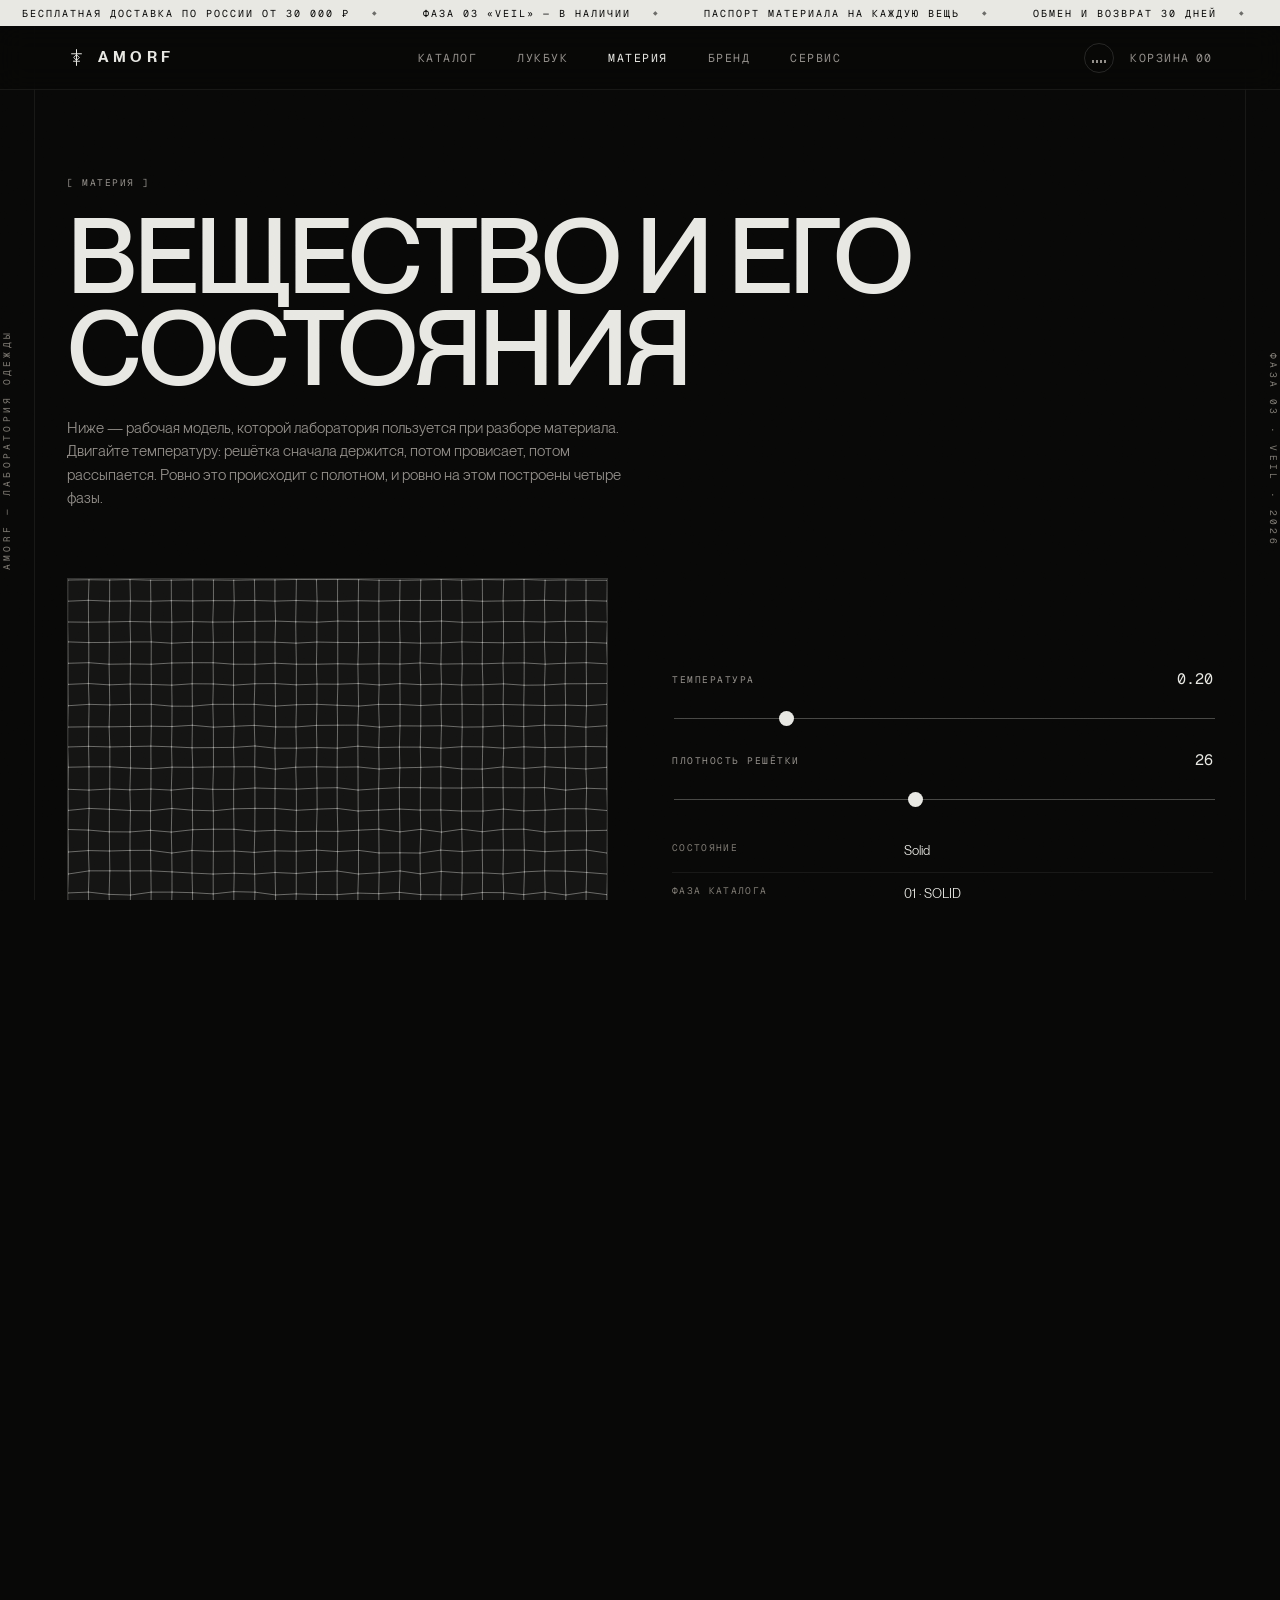
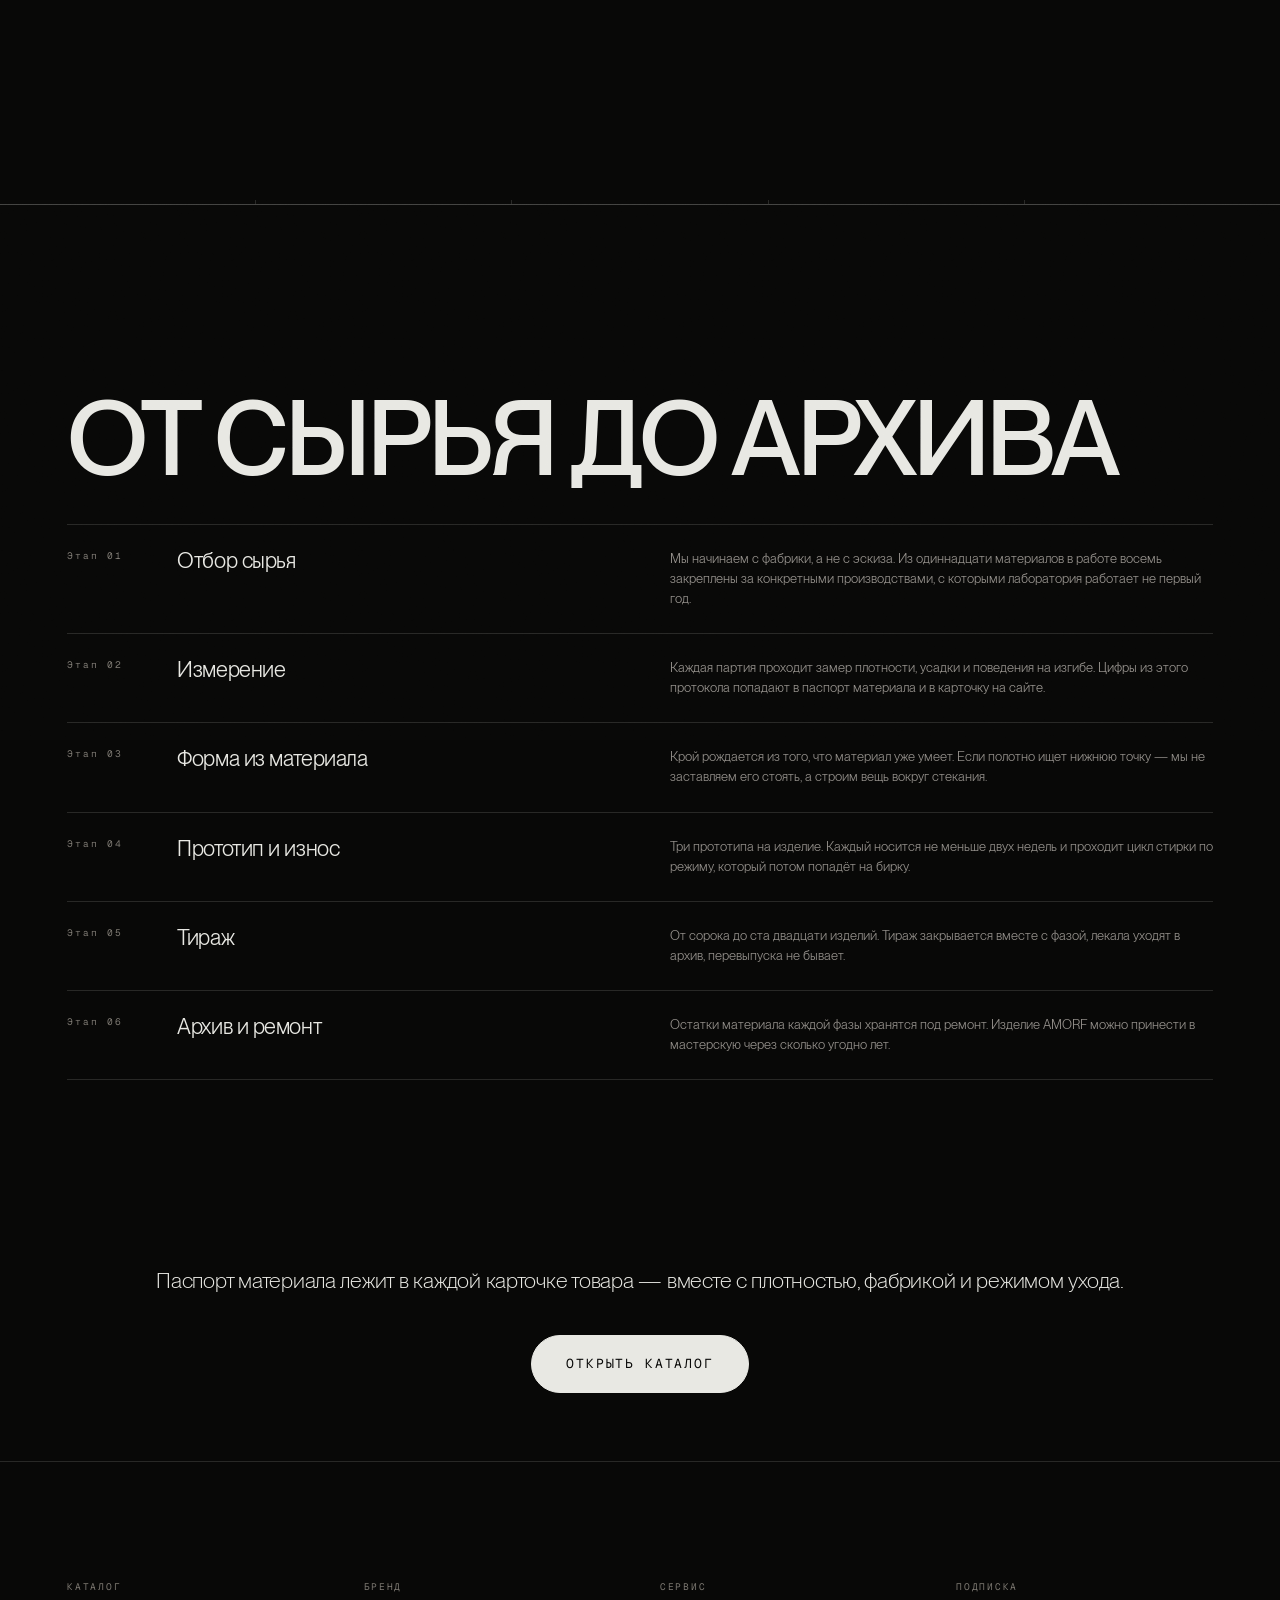
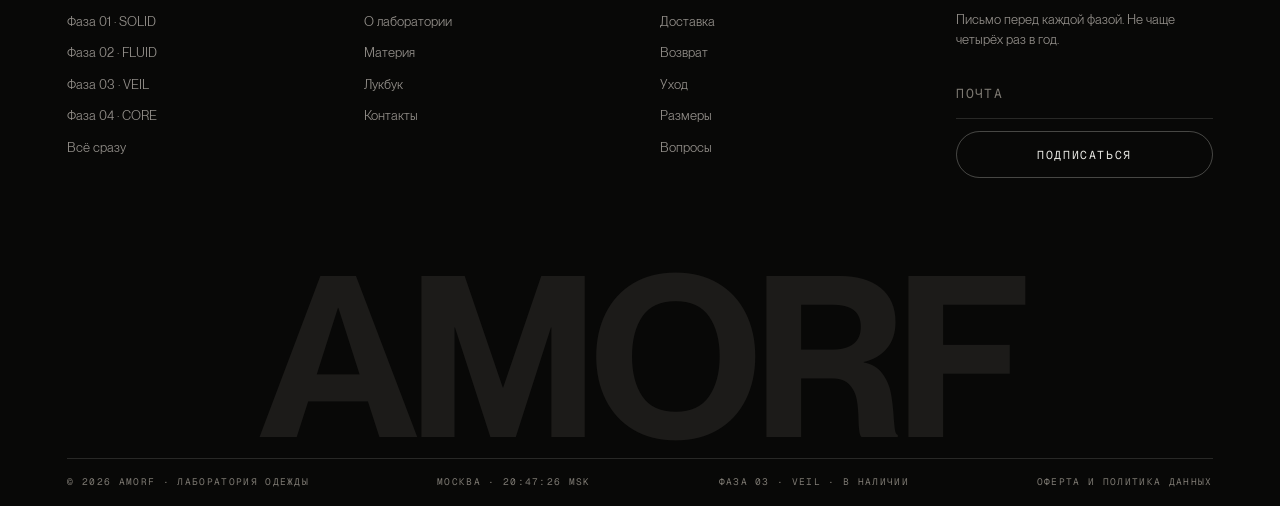
<file: material.html>
<!doctype html>
<html lang="ru" class="js-off">
<head>
<meta charset="utf-8">
<meta name="viewport" content="width=device-width,initial-scale=1">
<title>Материя — как AMORF работает с веществом</title>
<meta name="description" content="Как устроена работа AMORF с материалом: интерактивная модель состояний, пять основных материалов с паспортами и шесть этапов от сырья до архива.">
<meta name="theme-color" content="#080807">
<meta property="og:type" content="website">
<meta property="og:site_name" content="AMORF">
<meta property="og:title" content="Материя — как AMORF работает с веществом">
<meta property="og:description" content="Как устроена работа AMORF с материалом: интерактивная модель состояний, пять основных материалов с паспортами и шесть этапов от сырья до архива.">
<meta property="og:image" content="assets/img/p/s-01-a.webp">
<meta property="og:locale" content="ru_RU">
<meta name="twitter:card" content="summary_large_image">
<link rel="icon" href="data:image/svg+xml,%3Csvg xmlns='http://www.w3.org/2000/svg' viewBox='0 0 24 24'%3E%3Crect width='24' height='24' fill='%23080807'/%3E%3Cg fill='none' stroke='%23E8E8E3' stroke-width='1.4'%3E%3Cpath d='M12 2.5V21.5M6 7.6H18M8.4 16.4H15.6'/%3E%3Cpath d='M12 8.8 15.2 12 12 15.2 8.8 12Z'/%3E%3C/g%3E%3C/svg%3E">
<link rel="preload" as="font" type="font/woff2" href="assets/fonts/PPNeueMontreal-Medium.woff2" crossorigin>
<link rel="preload" as="font" type="font/woff2" href="assets/fonts/GeistMono-Variable.woff2" crossorigin>
<link rel="stylesheet" href="assets/css/tokens.css">
<link rel="stylesheet" href="assets/css/sections.css">
</head>
<body data-page="material.html">
<a class="skip" href="#main">К основному содержимому</a>
<div class="progress" aria-hidden="true"></div>
<div class="grain" aria-hidden="true"></div>
<div class="rails" aria-hidden="true">
  <span class="rail-txt rail-txt--l">AMORF — лаборатория одежды</span>
  <span class="rail-txt rail-txt--r">Фаза 03 · VEIL · 2026</span>
</div>
<div class="ticker" aria-hidden="true"><div class="ticker__track"><span class="ticker__i">Бесплатная доставка по России от 30 000 ₽</span><span class="ticker__i">Фаза 03 «VEIL» — в наличии</span><span class="ticker__i">Паспорт материала на каждую вещь</span><span class="ticker__i">Обмен и возврат 30 дней</span><span class="ticker__i">Шоурум: Москва, Нижний Сусальный, 5с19</span><span class="ticker__i">Ремонт изделий AMORF — бессрочно</span><span class="ticker__i">Бесплатная доставка по России от 30 000 ₽</span><span class="ticker__i">Фаза 03 «VEIL» — в наличии</span><span class="ticker__i">Паспорт материала на каждую вещь</span><span class="ticker__i">Обмен и возврат 30 дней</span><span class="ticker__i">Шоурум: Москва, Нижний Сусальный, 5с19</span><span class="ticker__i">Ремонт изделий AMORF — бессрочно</span></div></div>
<header class="hdr">
 <div class="wrap hdr__in">
  <a class="hdr__brand" href="index.html" aria-label="AMORF — на главную">
   <svg class="hdr__sig" viewBox="0 0 24 24" fill="none" stroke="currentColor" stroke-width="1.25" stroke-linejoin="round" aria-hidden="true"><path d="M12 1.5V22.5M5.3 7.3H18.7M7.7 16.7H16.3"/><path d="M12 8.5 15.5 12 12 15.5 8.5 12Z"/></svg><span class="hdr__word">AMORF</span>
  </a>
  <nav class="hdr__nav" aria-label="Основная навигация"><a href="catalog.html">Каталог</a><a href="lookbook.html">Лукбук</a><a href="material.html" aria-current="page">Материя</a><a href="about.html">Бренд</a><a href="service.html">Сервис</a></nav>
  <div class="hdr__side">
   <button class="snd" type="button" data-sound-toggle aria-pressed="false" aria-label="Включить звук интерфейса">
    <span class="snd__bars" aria-hidden="true"><i></i><i></i><i></i><i></i></span>
   </button>
   <button class="hdr__act" type="button" data-cart-open aria-label="Открыть корзину">
    Корзина <span class="hdr__count mono" data-cart-count>00</span>
   </button>
   <button class="burg" type="button" data-ovl-open aria-expanded="false" aria-controls="ovl" aria-label="Открыть меню">
    <i></i><i></i>
   </button>
  </div>
 </div>
</header>

<div class="ovl" id="ovl" data-ovl aria-hidden="true">
 <div class="wrap ovl__top">
  <span class="lbl">Меню</span>
  <button class="close" type="button" data-ovl-close aria-label="Закрыть меню"></button>
 </div>
 <div class="wrap ovl__body">
  <nav class="ovl__list" aria-label="Меню">
   <a href="index.html">Главная</a><a href="catalog.html">Каталог</a><a href="lookbook.html">Лукбук</a><a href="material.html" aria-current="page">Материя</a><a href="about.html">Бренд</a><a href="service.html">Сервис</a><a href="contact.html">Контакты</a>
  </nav>
  <div class="ovl__meta">
   <div><span class="lbl">Шоурум</span><p class="body mt3" style="font-size:var(--t-s)">Москва, Нижний Сусальный, 5с19<br>Пн–Вс, 12:00–21:00</p></div>
   <div><span class="lbl">Связь</span><p class="body mt3" style="font-size:var(--t-s)"><a class="ulink" href="mailto:hello@amorf.studio">hello@amorf.studio</a><br><a class="ulink" href="tel:+74951234567">+7 495 123-45-67</a></p></div>
   <div><span class="lbl">Время</span><p class="body mt3 mono" style="font-size:var(--t-s)"><span data-clock>00:00:00</span> MSK</p></div>
  </div>
 </div>
</div>
<main id="main">

<section class="wrap pt-hdr">
 <span class="lbl lbl--b" data-rv="still">Материя</span>
 <h1 class="h-1 mt3" data-rv="still">Вещество и его состояния</h1>
 <p class="body mt4" data-rv>Ниже — рабочая модель, которой лаборатория пользуется при разборе материала. Двигайте температуру: решётка сначала держится, потом провисает, потом рассыпается. Ровно это происходит с полотном, и ровно на этом построены четыре фазы.</p>
</section>

<section class="section--tight">
 <div class="wrap lab">
  <canvas class="lab__cv" data-lab width="720" height="720" role="img" aria-label="Модель решётки материала: с ростом температуры узлы теряют порядок и рассеиваются"></canvas>
  <div class="lab__ctrl">
   <div>
    <div class="pdp__lbrow"><span class="lbl">Температура</span><span class="mono" data-lab-out>0.20</span></div>
    <input class="range" type="range" min="0" max="100" value="20" data-lab-range aria-label="Температура модели материала">
   </div>
   <div>
    <div class="pdp__lbrow"><span class="lbl">Плотность решётки</span><span class="mono" data-lab-dens-out>26</span></div>
    <input class="range" type="range" min="10" max="46" value="26" data-lab-dens aria-label="Плотность решётки">
   </div>
   <div class="spec">
    <div class="spec__r"><span class="spec__k">Состояние</span><span data-lab-state>Solid</span></div>
    <div class="spec__r"><span class="spec__k">Фаза каталога</span><span data-lab-phase>01 · SOLID</span></div>
    <div class="spec__r"><span class="spec__k">Поведение</span><span data-lab-beh>Форма держится без тела</span></div>
   </div>
   <div style="display:flex;gap:10px;flex-wrap:wrap">
    <a class="btn" href="catalog.html" data-lab-link data-mag>Вещи в этом состоянии</a>
    <button class="btn" type="button" data-lab-play data-mag>Прогнать все фазы</button>
   </div>
  </div>
 </div>
</section>

<section class="section--tight" aria-labelledby="mats-t">
 <div class="wrap" style="padding-bottom:var(--s4)">
  <h2 class="h-2" id="mats-t" data-rv="still">Одиннадцать материалов, пять основных</h2>
 </div>
 <div class="mats"><article class="mat"><span class="mat__n">Материал 01</span><h3 class="mat__t">Гибридная органза</h3><p class="body" style="font-size:var(--t-s)">Самый лёгкий материал лаборатории. Держит форму за счёт кручения нити, а не за счёт пропитки.</p><div class="spec mt3"><div class="spec__r"><span class="spec__k">Плотность</span><span class="mono">42 г/м²</span></div><div class="spec__r"><span class="spec__k">Состав</span><span>Полиамид</span></div><div class="spec__r"><span class="spec__k">Фабрика</span><span>Швейцария, Санкт-Галлен</span></div></div></article><article class="mat"><span class="mat__n">Материал 02</span><h3 class="mat__t">Матлассе</h3><p class="body" style="font-size:var(--t-s)">Двухслойное полотно с воздушной прослойкой. Объём получается на станке, а не за счёт подкладки.</p><div class="spec mt3"><div class="spec__r"><span class="spec__k">Плотность</span><span class="mono">240–260 г/м²</span></div><div class="spec__r"><span class="spec__k">Состав</span><span>Хлопок / полиамид</span></div><div class="spec__r"><span class="spec__k">Фабрика</span><span>Япония, Киото</span></div></div></article><article class="mat"><span class="mat__n">Материал 03</span><h3 class="mat__t">Жидкий миртия</h3><p class="body" style="font-size:var(--t-s)">Ведёт себя как жидкость: на любом наклоне ищет нижнюю точку. Кроится только по косой.</p><div class="spec mt3"><div class="spec__r"><span class="spec__k">Плотность</span><span class="mono">145 г/м²</span></div><div class="spec__r"><span class="spec__k">Состав</span><span>Вискоза / шёлк</span></div><div class="spec__r"><span class="spec__k">Фабрика</span><span>Италия, Комо</span></div></div></article><article class="mat"><span class="mat__n">Материал 04</span><h3 class="mat__t">Переработанный кашемир</h3><p class="body" style="font-size:var(--t-s)">Собран из производственных остатков и разобранного трикотажа. По плотности не уступает первичному.</p><div class="spec mt3"><div class="spec__r"><span class="spec__k">Плотность</span><span class="mono">380 г/м²</span></div><div class="spec__r"><span class="spec__k">Состав</span><span>Кашемир / шерсть</span></div><div class="spec__r"><span class="spec__k">Фабрика</span><span>Италия, Прато</span></div></div></article><article class="mat"><span class="mat__n">Материал 05</span><h3 class="mat__t">Технический нейлон</h3><p class="body" style="font-size:var(--t-s)">Трёхслойная мембрана. Изначально сделана для парусов, у нас держит плечо бомбера.</p><div class="spec mt3"><div class="spec__r"><span class="spec__k">Плотность</span><span class="mono">210 г/м²</span></div><div class="spec__r"><span class="spec__k">Состав</span><span>Полиамид, три слоя</span></div><div class="spec__r"><span class="spec__k">Фабрика</span><span>Япония, Осака</span></div></div></article></div>
</section>

<section class="section" aria-labelledby="proc-t">
 <div class="wrap">
  <h2 class="h-1" id="proc-t" data-rv="still" style="margin-bottom:var(--s5)">От сырья до архива</h2>
  <div class="steps"><div class="step" data-rv><span class="step__n">Этап 01</span><h3 class="step__t">Отбор сырья</h3><p class="step__d">Мы начинаем с фабрики, а не с эскиза. Из одиннадцати материалов в работе восемь закреплены за конкретными производствами, с которыми лаборатория работает не первый год.</p></div><div class="step" data-rv><span class="step__n">Этап 02</span><h3 class="step__t">Измерение</h3><p class="step__d">Каждая партия проходит замер плотности, усадки и поведения на изгибе. Цифры из этого протокола попадают в паспорт материала и в карточку на сайте.</p></div><div class="step" data-rv><span class="step__n">Этап 03</span><h3 class="step__t">Форма из материала</h3><p class="step__d">Крой рождается из того, что материал уже умеет. Если полотно ищет нижнюю точку — мы не заставляем его стоять, а строим вещь вокруг стекания.</p></div><div class="step" data-rv><span class="step__n">Этап 04</span><h3 class="step__t">Прототип и износ</h3><p class="step__d">Три прототипа на изделие. Каждый носится не меньше двух недель и проходит цикл стирки по режиму, который потом попадёт на бирку.</p></div><div class="step" data-rv><span class="step__n">Этап 05</span><h3 class="step__t">Тираж</h3><p class="step__d">От сорока до ста двадцати изделий. Тираж закрывается вместе с фазой, лекала уходят в архив, перевыпуска не бывает.</p></div><div class="step" data-rv><span class="step__n">Этап 06</span><h3 class="step__t">Архив и ремонт</h3><p class="step__d">Остатки материала каждой фазы хранятся под ремонт. Изделие AMORF можно принести в мастерскую через сколько угодно лет.</p></div></div>
 </div>
</section>

<section class="section--tight">
 <div class="wrap center">
  <p class="lead" data-rv style="margin-inline:auto">Паспорт материала лежит в каждой карточке товара — вместе с плотностью, фабрикой и режимом ухода.</p>
  <a class="btn btn--lg btn--solid mt5" href="catalog.html" data-mag>Открыть каталог</a>
 </div>
</section>

</main>
<footer class="ftr">
 <div class="wrap">
  <div class="ftr__cols">
   <div class="ftr__col"><h3>Каталог</h3><ul><li><a href="catalog.html?phase=solid">Фаза 01 · SOLID</a></li><li><a href="catalog.html?phase=fluid">Фаза 02 · FLUID</a></li><li><a href="catalog.html?phase=veil">Фаза 03 · VEIL</a></li><li><a href="catalog.html?phase=core">Фаза 04 · CORE</a></li><li><a href="catalog.html">Всё сразу</a></li></ul></div><div class="ftr__col"><h3>Бренд</h3><ul><li><a href="about.html">О лаборатории</a></li><li><a href="material.html">Материя</a></li><li><a href="lookbook.html">Лукбук</a></li><li><a href="contact.html">Контакты</a></li></ul></div><div class="ftr__col"><h3>Сервис</h3><ul><li><a href="service.html#delivery">Доставка</a></li><li><a href="service.html#returns">Возврат</a></li><li><a href="service.html#care">Уход</a></li><li><a href="service.html#sizes">Размеры</a></li><li><a href="service.html#faq">Вопросы</a></li></ul></div>
   <div class="ftr__col">
    <h3>Подписка</h3>
    <p class="body" style="font-size:var(--t-s);margin-bottom:14px">Письмо перед каждой фазой. Не чаще четырёх раз в год.</p>
    <form data-form="sub" data-ok="Готово. Письмо придёт перед фазой 04." novalidate>
     <label class="field" style="margin-bottom:12px">
      <input class="field__inp" type="email" name="email" placeholder=" " data-rule="required email" autocomplete="email" required>
      <span class="field__lb">Почта</span>
      <span class="field__err" role="alert"></span>
     </label>
     <button class="btn btn--block" type="submit" data-mag>Подписаться</button>
     <p class="msg mt3" data-form-msg role="status"></p>
    </form>
   </div>
  </div>
 </div>
 <div class="wrap wrap--flush"><div class="ftr__word" aria-hidden="true">AMORF</div></div>
 <div class="wrap">
  <div class="ftr__bar">
   <span>© 2026 AMORF · Лаборатория одежды</span>
   <span>Москва · <span data-clock class="mono">00:00:00</span> MSK</span>
   <span>Фаза 03 · VEIL · в наличии</span>
   <span><a class="ulink" href="service.html#legal">Оферта и политика данных</a></span>
  </div>
 </div>
</footer>

<div class="scrim" data-scrim aria-hidden="true"></div>
<aside class="drawer" data-drawer aria-hidden="true" aria-label="Корзина">
 <div class="drawer__top">
  <span class="lbl">Корзина · <span data-cart-n>0</span></span>
  <button class="close" type="button" data-cart-close aria-label="Закрыть корзину"></button>
 </div>
 <div class="drawer__body" data-cart-body></div>
 <div class="drawer__foot">
  <div class="shipbar" data-shipbar hidden>
   <p class="shipbar__t"></p>
   <div class="shipbar__track"><span class="shipbar__fill"></span></div>
  </div>
  <div class="sum__r"><span>Доставка</span><span data-ship-out>—</span></div>
  <div class="sum__r sum__r--tot"><span>Итого</span><span data-cart-total>0 ₽</span></div>
  <a class="btn btn--solid btn--block mt3" href="checkout.html" data-checkout>Оформить заказ</a>
 </div>
</aside>
<script src="assets/js/vendor/gsap.min.js"></script>
<script src="assets/js/vendor/ScrollTrigger.min.js"></script>
<script src="assets/js/vendor/SplitText.min.js"></script>
<script src="assets/js/vendor/Observer.min.js"></script>
<script src="assets/js/vendor/CustomEase.min.js"></script>
<script src="assets/js/vendor/lenis.min.js"></script>
<script src="assets/js/data.js"></script>
<script src="assets/js/material.js" data-page-js></script>
<script src="assets/js/main.js"></script>
</body>
</html>
</file>
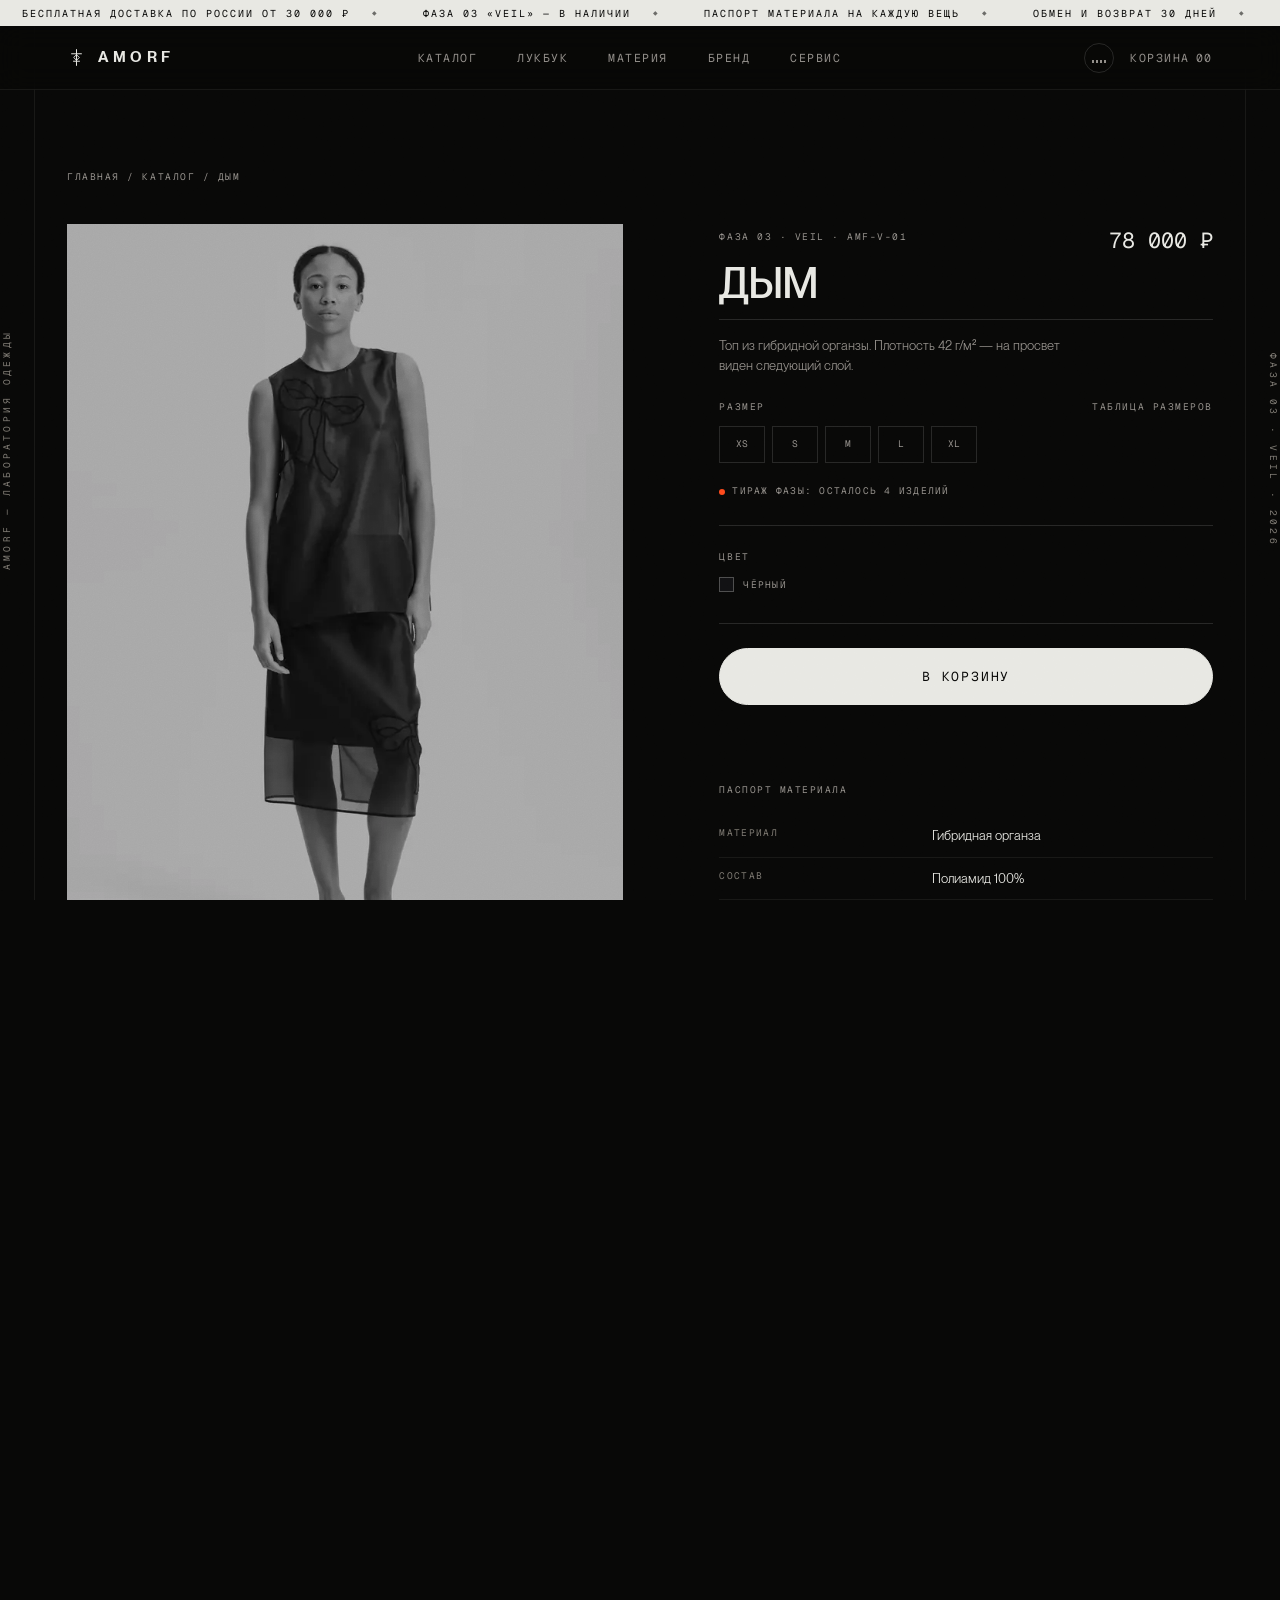
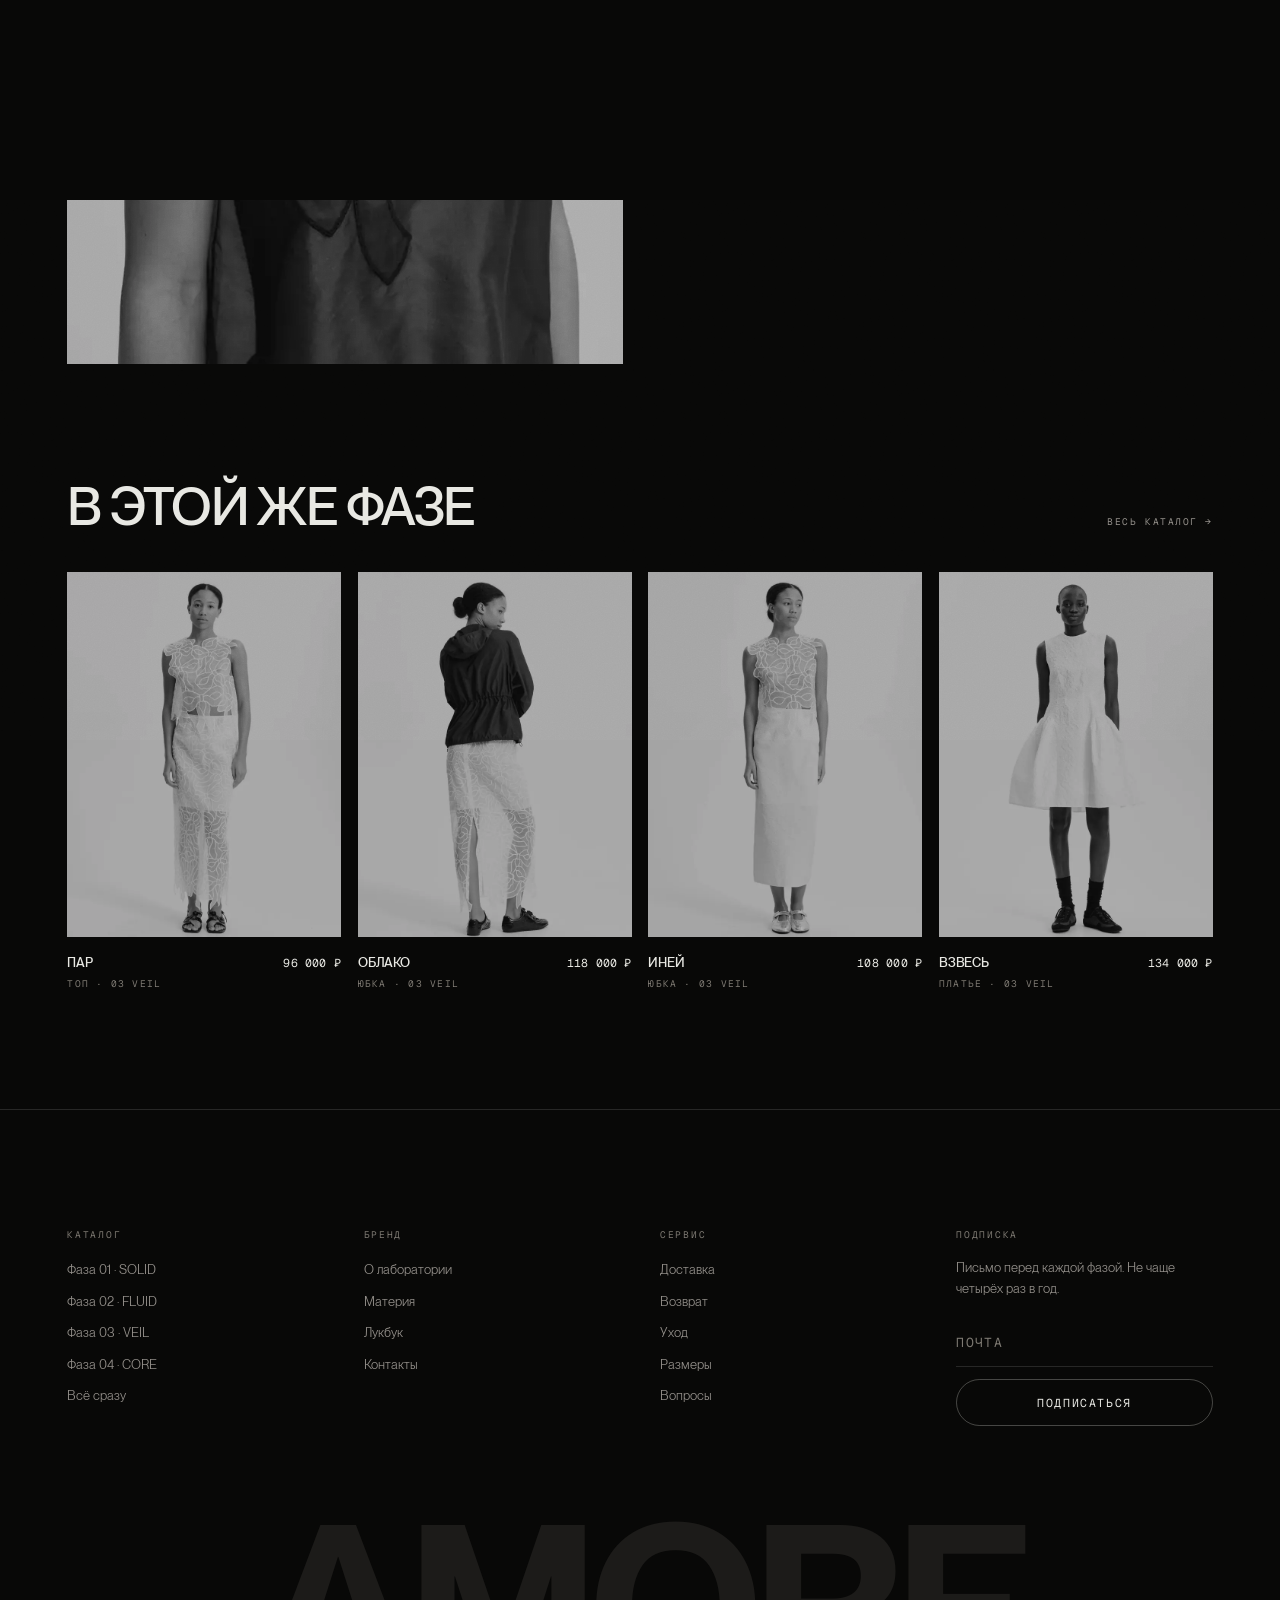
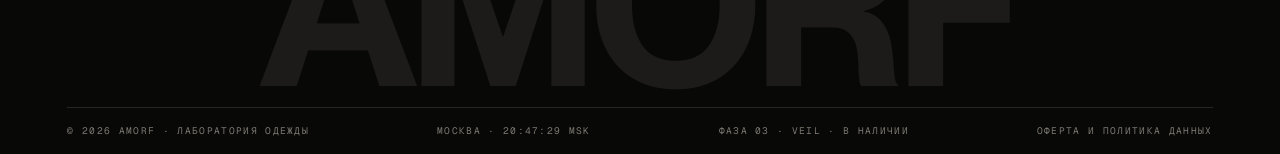
<file: product.html>
<!doctype html>
<html lang="ru" class="js-off">
<head>
<meta charset="utf-8">
<meta name="viewport" content="width=device-width,initial-scale=1">
<title>Изделие — AMORF</title>
<meta name="description" content="Карточка изделия AMORF: паспорт материала, состав, плотность, происхождение, уход, размеры и наличие.">
<meta name="theme-color" content="#080807">
<meta property="og:type" content="website">
<meta property="og:site_name" content="AMORF">
<meta property="og:title" content="Изделие — AMORF">
<meta property="og:description" content="Карточка изделия AMORF: паспорт материала, состав, плотность, происхождение, уход, размеры и наличие.">
<meta property="og:image" content="assets/img/p/s-01-a.webp">
<meta property="og:locale" content="ru_RU">
<meta name="twitter:card" content="summary_large_image">
<link rel="icon" href="data:image/svg+xml,%3Csvg xmlns='http://www.w3.org/2000/svg' viewBox='0 0 24 24'%3E%3Crect width='24' height='24' fill='%23080807'/%3E%3Cg fill='none' stroke='%23E8E8E3' stroke-width='1.4'%3E%3Cpath d='M12 2.5V21.5M6 7.6H18M8.4 16.4H15.6'/%3E%3Cpath d='M12 8.8 15.2 12 12 15.2 8.8 12Z'/%3E%3C/g%3E%3C/svg%3E">
<link rel="preload" as="font" type="font/woff2" href="assets/fonts/PPNeueMontreal-Medium.woff2" crossorigin>
<link rel="preload" as="font" type="font/woff2" href="assets/fonts/GeistMono-Variable.woff2" crossorigin>
<link rel="stylesheet" href="assets/css/tokens.css">
<link rel="stylesheet" href="assets/css/sections.css">
</head>
<body data-page="product.html">
<a class="skip" href="#main">К основному содержимому</a>
<div class="progress" aria-hidden="true"></div>
<div class="grain" aria-hidden="true"></div>
<div class="rails" aria-hidden="true">
  <span class="rail-txt rail-txt--l">AMORF — лаборатория одежды</span>
  <span class="rail-txt rail-txt--r">Фаза 03 · VEIL · 2026</span>
</div>
<div class="ticker" aria-hidden="true"><div class="ticker__track"><span class="ticker__i">Бесплатная доставка по России от 30 000 ₽</span><span class="ticker__i">Фаза 03 «VEIL» — в наличии</span><span class="ticker__i">Паспорт материала на каждую вещь</span><span class="ticker__i">Обмен и возврат 30 дней</span><span class="ticker__i">Шоурум: Москва, Нижний Сусальный, 5с19</span><span class="ticker__i">Ремонт изделий AMORF — бессрочно</span><span class="ticker__i">Бесплатная доставка по России от 30 000 ₽</span><span class="ticker__i">Фаза 03 «VEIL» — в наличии</span><span class="ticker__i">Паспорт материала на каждую вещь</span><span class="ticker__i">Обмен и возврат 30 дней</span><span class="ticker__i">Шоурум: Москва, Нижний Сусальный, 5с19</span><span class="ticker__i">Ремонт изделий AMORF — бессрочно</span></div></div>
<header class="hdr">
 <div class="wrap hdr__in">
  <a class="hdr__brand" href="index.html" aria-label="AMORF — на главную">
   <svg class="hdr__sig" viewBox="0 0 24 24" fill="none" stroke="currentColor" stroke-width="1.25" stroke-linejoin="round" aria-hidden="true"><path d="M12 1.5V22.5M5.3 7.3H18.7M7.7 16.7H16.3"/><path d="M12 8.5 15.5 12 12 15.5 8.5 12Z"/></svg><span class="hdr__word">AMORF</span>
  </a>
  <nav class="hdr__nav" aria-label="Основная навигация"><a href="catalog.html">Каталог</a><a href="lookbook.html">Лукбук</a><a href="material.html">Материя</a><a href="about.html">Бренд</a><a href="service.html">Сервис</a></nav>
  <div class="hdr__side">
   <button class="snd" type="button" data-sound-toggle aria-pressed="false" aria-label="Включить звук интерфейса">
    <span class="snd__bars" aria-hidden="true"><i></i><i></i><i></i><i></i></span>
   </button>
   <button class="hdr__act" type="button" data-cart-open aria-label="Открыть корзину">
    Корзина <span class="hdr__count mono" data-cart-count>00</span>
   </button>
   <button class="burg" type="button" data-ovl-open aria-expanded="false" aria-controls="ovl" aria-label="Открыть меню">
    <i></i><i></i>
   </button>
  </div>
 </div>
</header>

<div class="ovl" id="ovl" data-ovl aria-hidden="true">
 <div class="wrap ovl__top">
  <span class="lbl">Меню</span>
  <button class="close" type="button" data-ovl-close aria-label="Закрыть меню"></button>
 </div>
 <div class="wrap ovl__body">
  <nav class="ovl__list" aria-label="Меню">
   <a href="index.html">Главная</a><a href="catalog.html">Каталог</a><a href="lookbook.html">Лукбук</a><a href="material.html">Материя</a><a href="about.html">Бренд</a><a href="service.html">Сервис</a><a href="contact.html">Контакты</a>
  </nav>
  <div class="ovl__meta">
   <div><span class="lbl">Шоурум</span><p class="body mt3" style="font-size:var(--t-s)">Москва, Нижний Сусальный, 5с19<br>Пн–Вс, 12:00–21:00</p></div>
   <div><span class="lbl">Связь</span><p class="body mt3" style="font-size:var(--t-s)"><a class="ulink" href="mailto:hello@amorf.studio">hello@amorf.studio</a><br><a class="ulink" href="tel:+74951234567">+7 495 123-45-67</a></p></div>
   <div><span class="lbl">Время</span><p class="body mt3 mono" style="font-size:var(--t-s)"><span data-clock>00:00:00</span> MSK</p></div>
  </div>
 </div>
</div>
<main id="main">

<nav class="wrap pt-hdr" aria-label="Хлебные крошки">
 <p class="lbl"><a class="ulink" href="index.html">Главная</a> / <a class="ulink" href="catalog.html">Каталог</a> / <span data-bc>Изделие</span></p>
</nav>

<section class="wrap pdp">
 <div class="pdp__gal" data-gal></div>

 <div class="pdp__info">
  <div class="pdp__head">
   <div>
    <span class="lbl" data-phase-lb>Фаза</span>
    <h1 class="pdp__t mt3" data-name>Изделие</h1>
   </div>
   <span class="pdp__price" data-price>—</span>
  </div>
  <p class="pdp__sub" data-sub></p>

  <div class="pdp__block">
   <div class="pdp__lbrow">
    <span class="lbl">Размер</span>
    <button class="lbl ulink" type="button" data-modal-open="sizes-modal">Таблица размеров</button>
   </div>
   <div class="sizes" data-sizes role="group" aria-label="Выбор размера"></div>
   <p class="mt3" data-stock></p>
  </div>

  <div class="pdp__block">
   <div class="pdp__lbrow"><span class="lbl">Цвет</span></div>
   <span class="swatch"><i data-swatch></i><span data-color></span></span>
  </div>

  <div class="pdp__cta">
   <button class="btn btn--lg btn--solid btn--block" type="button" data-add data-mag="0.14">В корзину</button>
   <p class="msg" data-add-msg role="status"></p>
  </div>

  <div class="pdp__block">
   <span class="lbl">Паспорт материала</span>
   <div class="spec mt3" data-spec></div>
  </div>

  <div class="acc mt5" data-acc>
   <div class="acc__item">
    <button class="acc__btn" type="button" aria-expanded="true"><span class="acc__n">01</span><span class="acc__t">Уход</span><span class="acc__x" aria-hidden="true"></span></button>
    <div class="acc__panel"><div class="acc__inner"><div data-care></div></div></div>
   </div>
   <div class="acc__item">
    <button class="acc__btn" type="button" aria-expanded="false"><span class="acc__n">02</span><span class="acc__t">Доставка</span><span class="acc__x" aria-hidden="true"></span></button>
    <div class="acc__panel"><div class="acc__inner"><div>По Москве — курьером на следующий день, бесплатно. По России — СДЭК, 2–5 дней, бесплатно от 30 000 ₽. Международная доставка — по запросу на hello@amorf.studio: посчитаем по весу и стране за один рабочий день.</div></div></div>
   </div>
   <div class="acc__item">
    <button class="acc__btn" type="button" aria-expanded="false"><span class="acc__n">03</span><span class="acc__t">Возврат и обмен</span><span class="acc__x" aria-hidden="true"></span></button>
    <div class="acc__panel"><div class="acc__inner"><div>30 дней на возврат без объяснения причин, если вещь не носили и бирки на месте. Обмен на другой размер — бесплатно, включая обратную доставку. Изделия фазы 03 обмениваются в пределах наличия: тираж ограничен.</div></div></div>
   </div>
   <div class="acc__item">
    <button class="acc__btn" type="button" aria-expanded="false"><span class="acc__n">04</span><span class="acc__t">Ремонт</span><span class="acc__x" aria-hidden="true"></span></button>
    <div class="acc__panel"><div class="acc__inner"><div>Бессрочный ремонт изделий AMORF в мастерской при шоуруме. Первый ремонт — за наш счёт, дальше по себестоимости работ. Лекала и остатки материала каждой фазы хранятся в архиве.</div></div></div>
   </div>
  </div>
 </div>
</section>

<section class="section" aria-labelledby="rel-t">
 <div class="wrap">
  <div class="flexbar" style="padding-bottom:var(--s5)">
   <h2 class="h-2" id="rel-t">В этой же фазе</h2>
   <a class="lbl ulink" href="catalog.html">Весь каталог →</a>
  </div>
  <div class="pgrid" data-cols="4" data-related></div>
 </div>
</section>

<div class="modal" id="sizes-modal" data-modal aria-hidden="true" role="dialog" aria-modal="true" aria-labelledby="sizes-t">
 <div class="modal__box">
  <div class="flexbar" style="margin-bottom:var(--s4)">
   <h2 class="h-3" id="sizes-t">Таблица размеров</h2>
   <button class="close" type="button" data-modal-close aria-label="Закрыть"></button>
  </div>
  <p class="body" style="font-size:var(--t-s)">Мерки изделия в сантиметрах, снятые в разложенном виде. Модель на съёмке ростом 178 см, на ней размер S / 36.</p>
  <table class="stable mt4">
   <caption class="sr">Соответствие размеров и мерок изделия</caption>
   <thead><tr><th scope="col">Размер</th><th scope="col">Числовой</th><th scope="col">Грудь</th><th scope="col">Талия</th><th scope="col">Бёдра</th><th scope="col">Длина</th></tr></thead>
   <tbody>
    <tr><th scope="row">XS</th><td>34</td><td>84</td><td>66</td><td>92</td><td>60</td></tr>
    <tr><th scope="row">S</th><td>36</td><td>88</td><td>70</td><td>96</td><td>62</td></tr>
    <tr><th scope="row">M</th><td>38</td><td>92</td><td>74</td><td>100</td><td>64</td></tr>
    <tr><th scope="row">L</th><td>40</td><td>97</td><td>79</td><td>105</td><td>66</td></tr>
    <tr><th scope="row">XL</th><td>42</td><td>103</td><td>85</td><td>111</td><td>68</td></tr>
   </tbody>
  </table>
  <p class="body mt4" style="font-size:var(--t-s)">Сомневаетесь между двумя размерами — берите меньший в фазе 01 и больший в фазах 02 и 03. Или напишите нам: <a class="ulink" href="mailto:hello@amorf.studio">hello@amorf.studio</a>.</p>
 </div>
</div>

</main>
<footer class="ftr">
 <div class="wrap">
  <div class="ftr__cols">
   <div class="ftr__col"><h3>Каталог</h3><ul><li><a href="catalog.html?phase=solid">Фаза 01 · SOLID</a></li><li><a href="catalog.html?phase=fluid">Фаза 02 · FLUID</a></li><li><a href="catalog.html?phase=veil">Фаза 03 · VEIL</a></li><li><a href="catalog.html?phase=core">Фаза 04 · CORE</a></li><li><a href="catalog.html">Всё сразу</a></li></ul></div><div class="ftr__col"><h3>Бренд</h3><ul><li><a href="about.html">О лаборатории</a></li><li><a href="material.html">Материя</a></li><li><a href="lookbook.html">Лукбук</a></li><li><a href="contact.html">Контакты</a></li></ul></div><div class="ftr__col"><h3>Сервис</h3><ul><li><a href="service.html#delivery">Доставка</a></li><li><a href="service.html#returns">Возврат</a></li><li><a href="service.html#care">Уход</a></li><li><a href="service.html#sizes">Размеры</a></li><li><a href="service.html#faq">Вопросы</a></li></ul></div>
   <div class="ftr__col">
    <h3>Подписка</h3>
    <p class="body" style="font-size:var(--t-s);margin-bottom:14px">Письмо перед каждой фазой. Не чаще четырёх раз в год.</p>
    <form data-form="sub" data-ok="Готово. Письмо придёт перед фазой 04." novalidate>
     <label class="field" style="margin-bottom:12px">
      <input class="field__inp" type="email" name="email" placeholder=" " data-rule="required email" autocomplete="email" required>
      <span class="field__lb">Почта</span>
      <span class="field__err" role="alert"></span>
     </label>
     <button class="btn btn--block" type="submit" data-mag>Подписаться</button>
     <p class="msg mt3" data-form-msg role="status"></p>
    </form>
   </div>
  </div>
 </div>
 <div class="wrap wrap--flush"><div class="ftr__word" aria-hidden="true">AMORF</div></div>
 <div class="wrap">
  <div class="ftr__bar">
   <span>© 2026 AMORF · Лаборатория одежды</span>
   <span>Москва · <span data-clock class="mono">00:00:00</span> MSK</span>
   <span>Фаза 03 · VEIL · в наличии</span>
   <span><a class="ulink" href="service.html#legal">Оферта и политика данных</a></span>
  </div>
 </div>
</footer>

<div class="scrim" data-scrim aria-hidden="true"></div>
<aside class="drawer" data-drawer aria-hidden="true" aria-label="Корзина">
 <div class="drawer__top">
  <span class="lbl">Корзина · <span data-cart-n>0</span></span>
  <button class="close" type="button" data-cart-close aria-label="Закрыть корзину"></button>
 </div>
 <div class="drawer__body" data-cart-body></div>
 <div class="drawer__foot">
  <div class="shipbar" data-shipbar hidden>
   <p class="shipbar__t"></p>
   <div class="shipbar__track"><span class="shipbar__fill"></span></div>
  </div>
  <div class="sum__r"><span>Доставка</span><span data-ship-out>—</span></div>
  <div class="sum__r sum__r--tot"><span>Итого</span><span data-cart-total>0 ₽</span></div>
  <a class="btn btn--solid btn--block mt3" href="checkout.html" data-checkout>Оформить заказ</a>
 </div>
</aside>
<script src="assets/js/vendor/gsap.min.js"></script>
<script src="assets/js/vendor/ScrollTrigger.min.js"></script>
<script src="assets/js/vendor/SplitText.min.js"></script>
<script src="assets/js/vendor/Observer.min.js"></script>
<script src="assets/js/vendor/CustomEase.min.js"></script>
<script src="assets/js/vendor/lenis.min.js"></script>
<script src="assets/js/data.js"></script>
<script src="assets/js/product.js" data-page-js></script>
<script src="assets/js/main.js"></script>
</body>
</html>
</file>
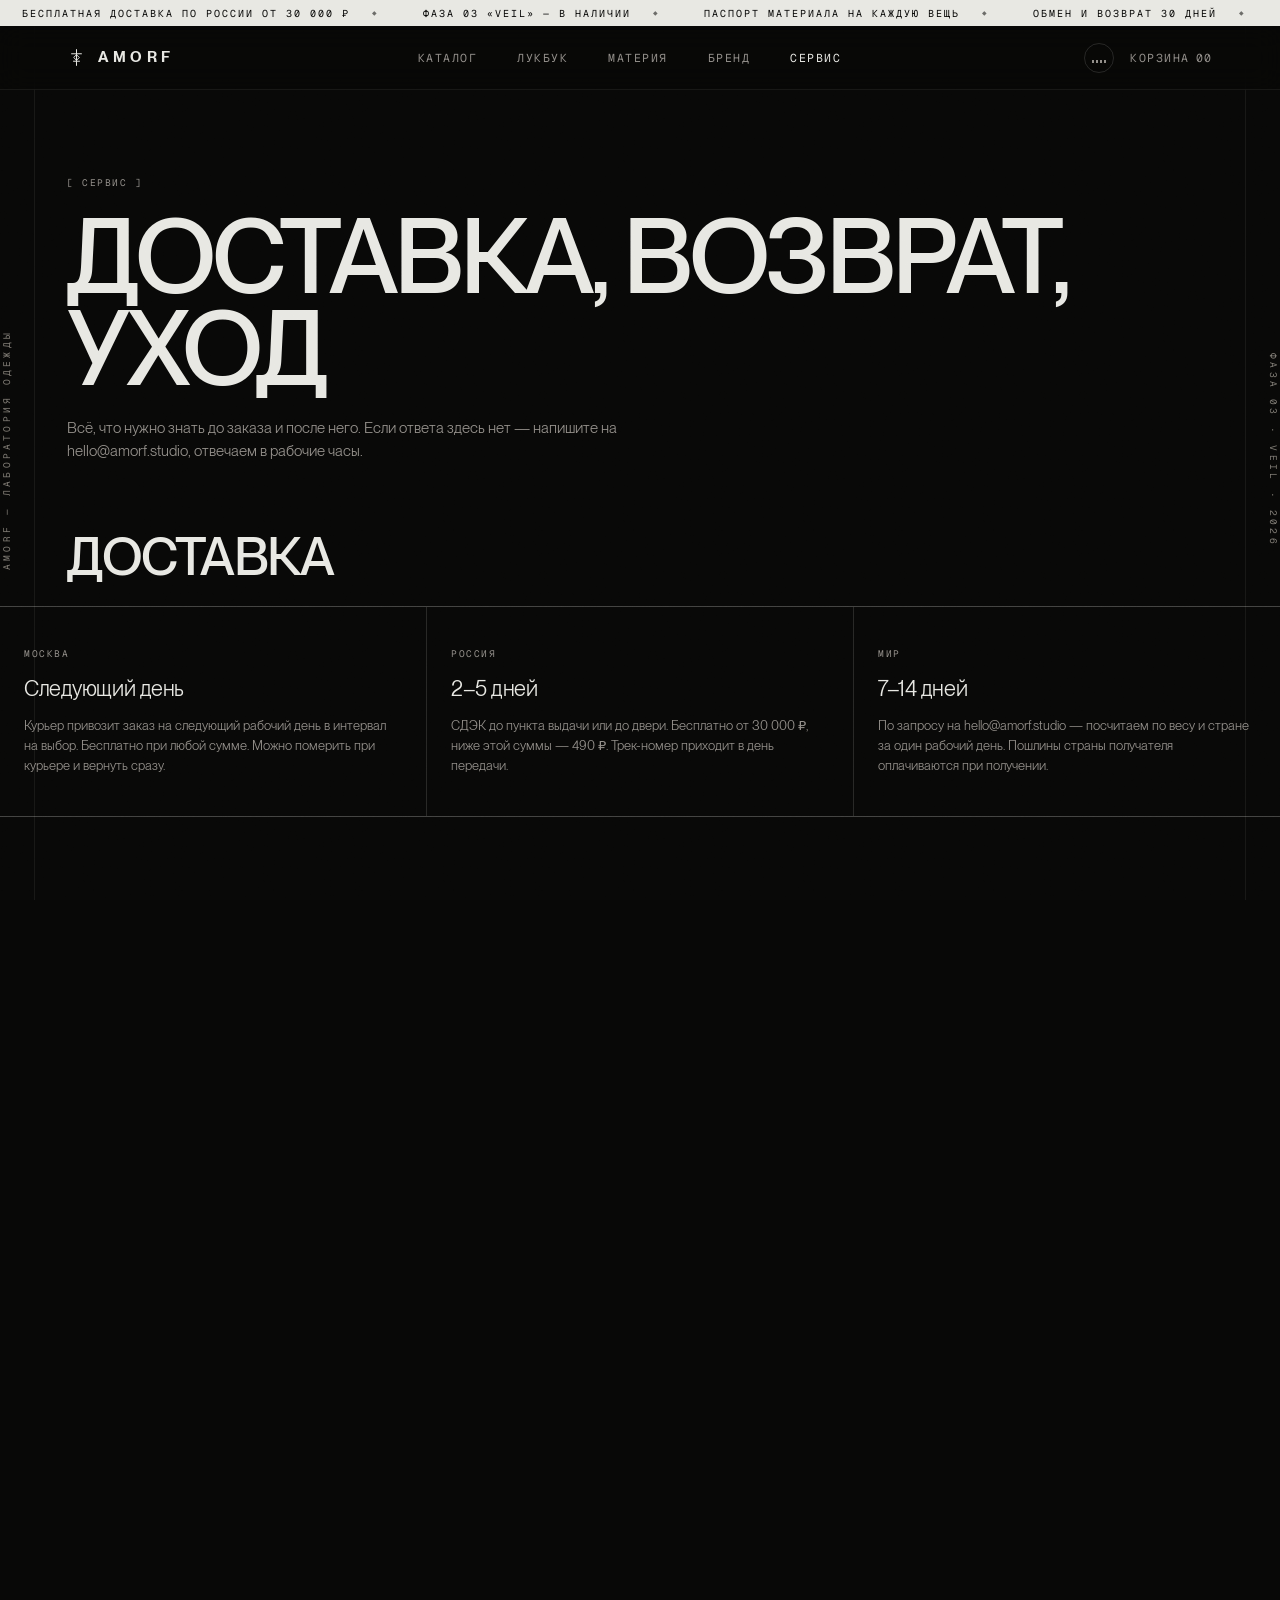
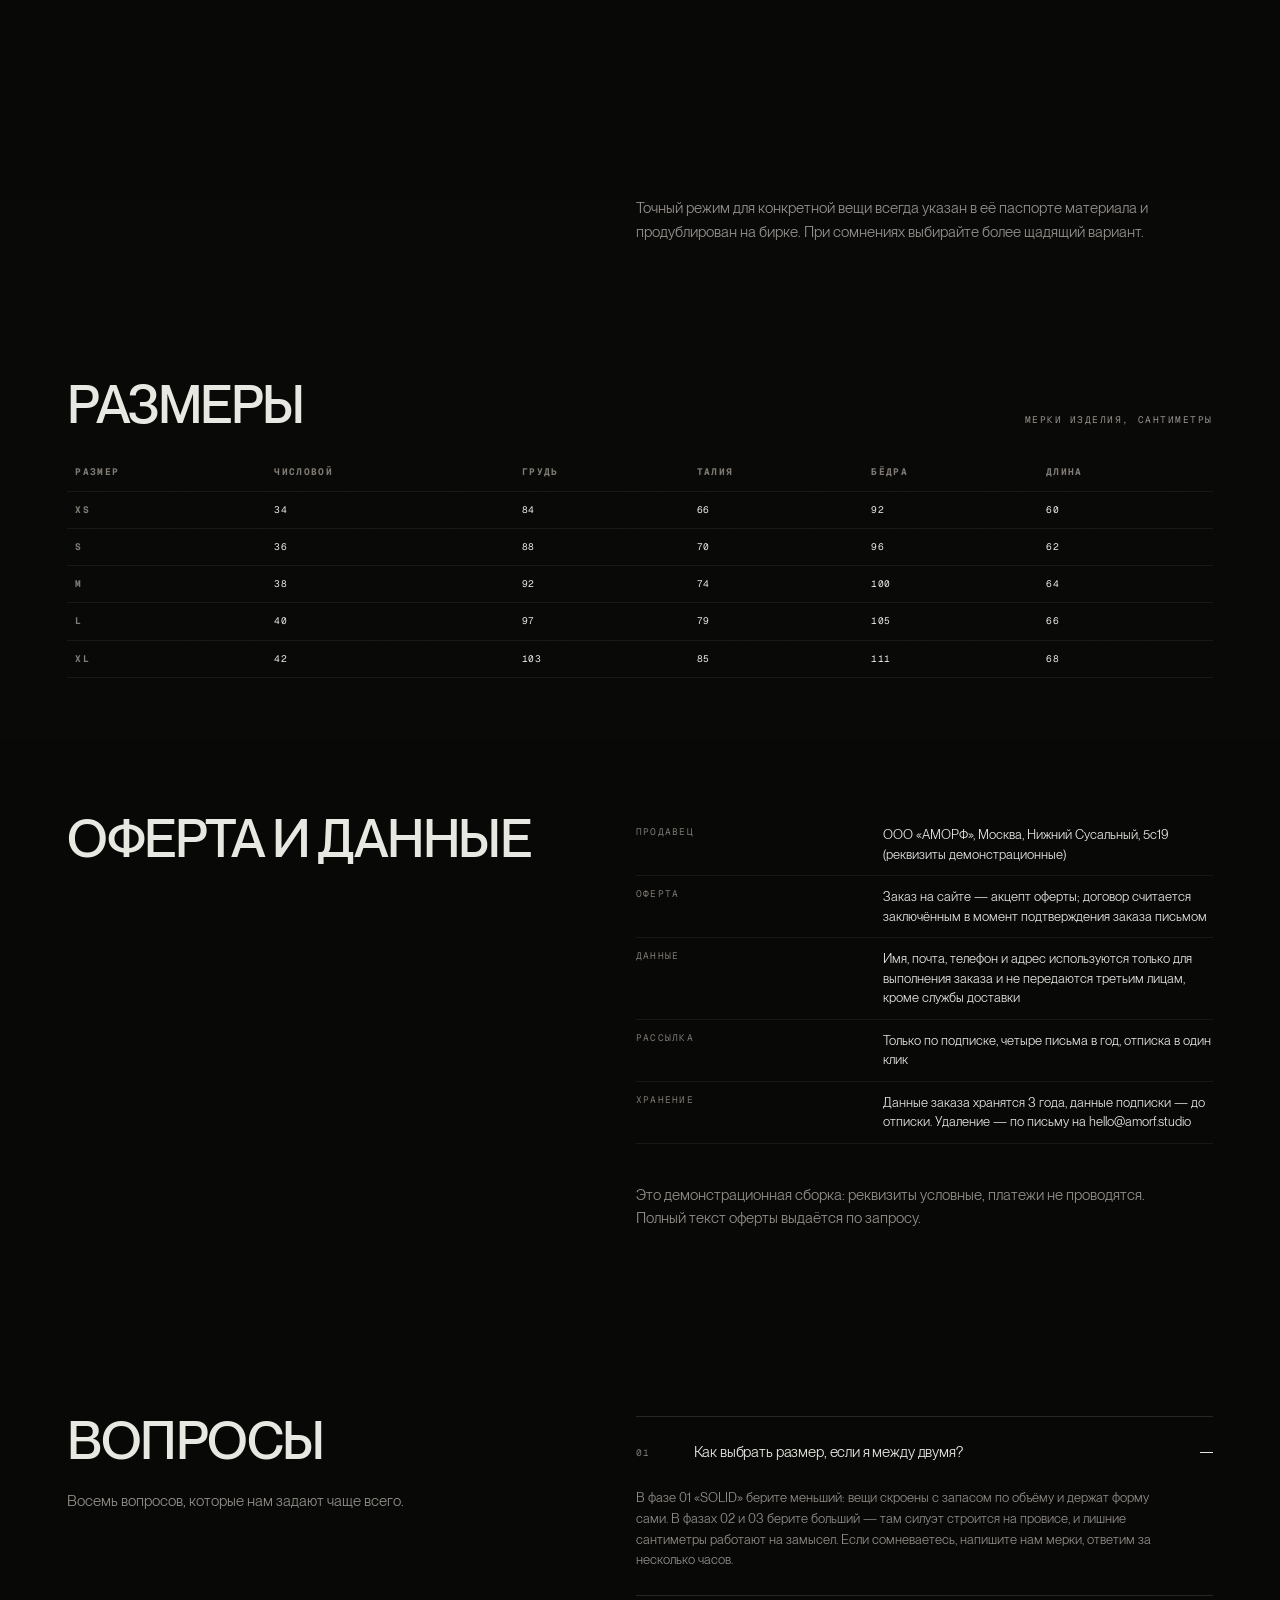
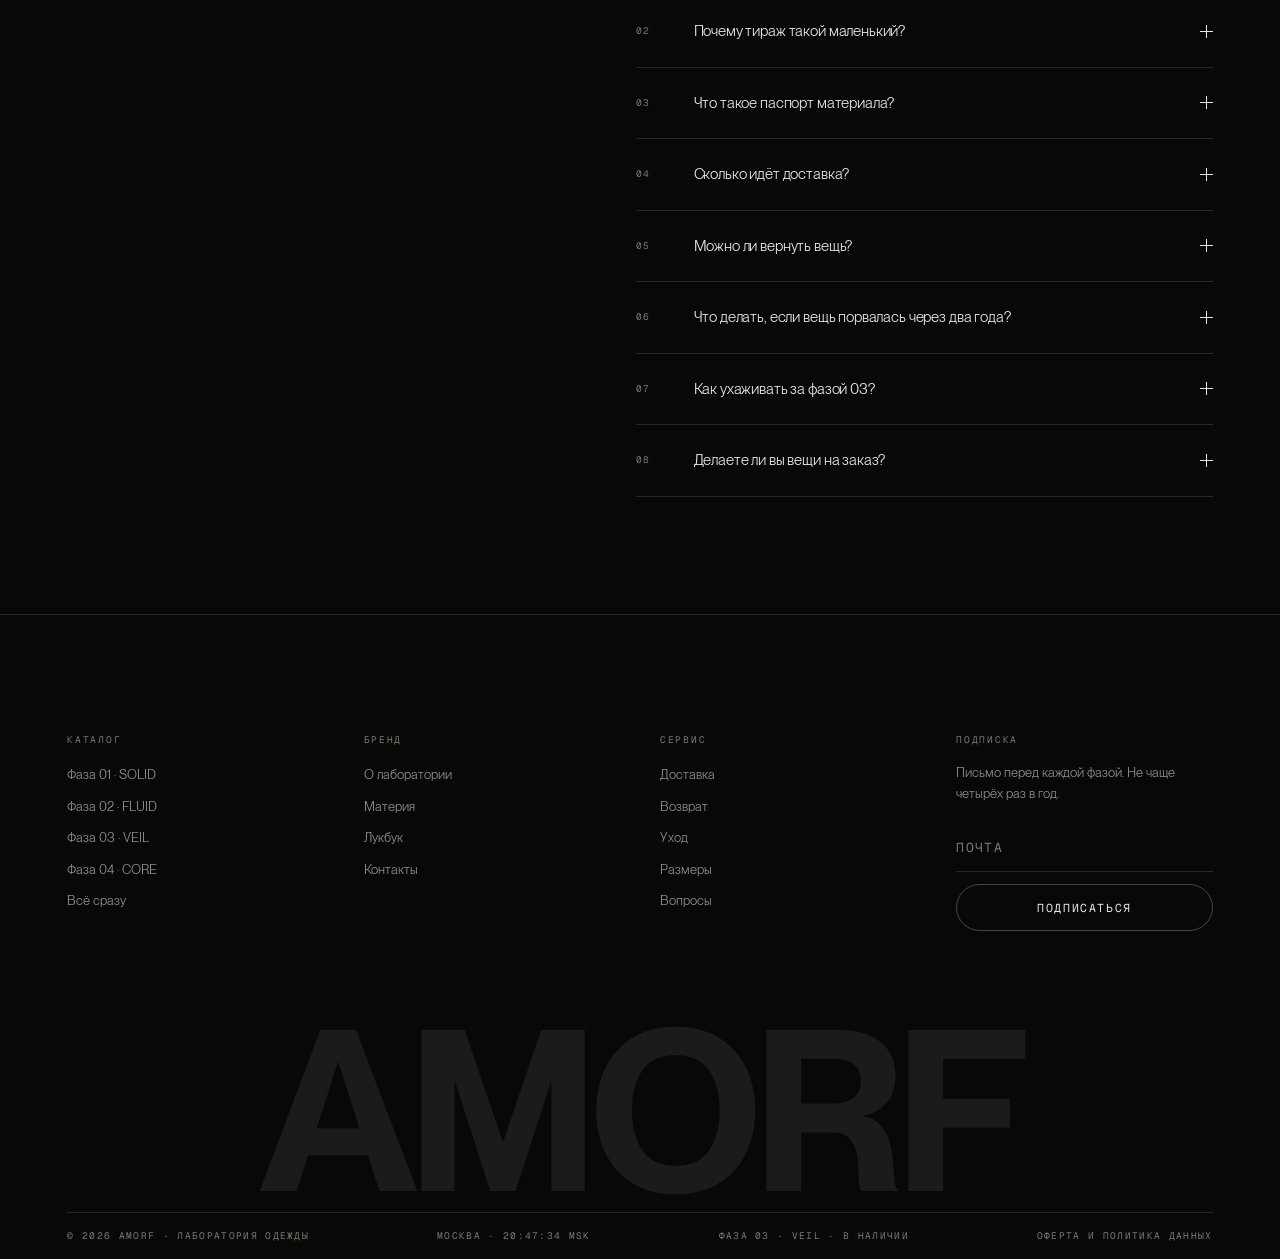
<file: service.html>
<!doctype html>
<html lang="ru" class="js-off">
<head>
<meta charset="utf-8">
<meta name="viewport" content="width=device-width,initial-scale=1">
<title>Доставка, возврат и уход — AMORF</title>
<meta name="description" content="Сервис AMORF: доставка по Москве, России и миру, возврат 30 дней, бессрочный ремонт, таблица размеров и режимы ухода по каждому материалу.">
<meta name="theme-color" content="#080807">
<meta property="og:type" content="website">
<meta property="og:site_name" content="AMORF">
<meta property="og:title" content="Доставка, возврат и уход — AMORF">
<meta property="og:description" content="Сервис AMORF: доставка по Москве, России и миру, возврат 30 дней, бессрочный ремонт, таблица размеров и режимы ухода по каждому материалу.">
<meta property="og:image" content="assets/img/p/s-01-a.webp">
<meta property="og:locale" content="ru_RU">
<meta name="twitter:card" content="summary_large_image">
<link rel="icon" href="data:image/svg+xml,%3Csvg xmlns='http://www.w3.org/2000/svg' viewBox='0 0 24 24'%3E%3Crect width='24' height='24' fill='%23080807'/%3E%3Cg fill='none' stroke='%23E8E8E3' stroke-width='1.4'%3E%3Cpath d='M12 2.5V21.5M6 7.6H18M8.4 16.4H15.6'/%3E%3Cpath d='M12 8.8 15.2 12 12 15.2 8.8 12Z'/%3E%3C/g%3E%3C/svg%3E">
<link rel="preload" as="font" type="font/woff2" href="assets/fonts/PPNeueMontreal-Medium.woff2" crossorigin>
<link rel="preload" as="font" type="font/woff2" href="assets/fonts/GeistMono-Variable.woff2" crossorigin>
<link rel="stylesheet" href="assets/css/tokens.css">
<link rel="stylesheet" href="assets/css/sections.css">
</head>
<body data-page="service.html">
<a class="skip" href="#main">К основному содержимому</a>
<div class="progress" aria-hidden="true"></div>
<div class="grain" aria-hidden="true"></div>
<div class="rails" aria-hidden="true">
  <span class="rail-txt rail-txt--l">AMORF — лаборатория одежды</span>
  <span class="rail-txt rail-txt--r">Фаза 03 · VEIL · 2026</span>
</div>
<div class="ticker" aria-hidden="true"><div class="ticker__track"><span class="ticker__i">Бесплатная доставка по России от 30 000 ₽</span><span class="ticker__i">Фаза 03 «VEIL» — в наличии</span><span class="ticker__i">Паспорт материала на каждую вещь</span><span class="ticker__i">Обмен и возврат 30 дней</span><span class="ticker__i">Шоурум: Москва, Нижний Сусальный, 5с19</span><span class="ticker__i">Ремонт изделий AMORF — бессрочно</span><span class="ticker__i">Бесплатная доставка по России от 30 000 ₽</span><span class="ticker__i">Фаза 03 «VEIL» — в наличии</span><span class="ticker__i">Паспорт материала на каждую вещь</span><span class="ticker__i">Обмен и возврат 30 дней</span><span class="ticker__i">Шоурум: Москва, Нижний Сусальный, 5с19</span><span class="ticker__i">Ремонт изделий AMORF — бессрочно</span></div></div>
<header class="hdr">
 <div class="wrap hdr__in">
  <a class="hdr__brand" href="index.html" aria-label="AMORF — на главную">
   <svg class="hdr__sig" viewBox="0 0 24 24" fill="none" stroke="currentColor" stroke-width="1.25" stroke-linejoin="round" aria-hidden="true"><path d="M12 1.5V22.5M5.3 7.3H18.7M7.7 16.7H16.3"/><path d="M12 8.5 15.5 12 12 15.5 8.5 12Z"/></svg><span class="hdr__word">AMORF</span>
  </a>
  <nav class="hdr__nav" aria-label="Основная навигация"><a href="catalog.html">Каталог</a><a href="lookbook.html">Лукбук</a><a href="material.html">Материя</a><a href="about.html">Бренд</a><a href="service.html" aria-current="page">Сервис</a></nav>
  <div class="hdr__side">
   <button class="snd" type="button" data-sound-toggle aria-pressed="false" aria-label="Включить звук интерфейса">
    <span class="snd__bars" aria-hidden="true"><i></i><i></i><i></i><i></i></span>
   </button>
   <button class="hdr__act" type="button" data-cart-open aria-label="Открыть корзину">
    Корзина <span class="hdr__count mono" data-cart-count>00</span>
   </button>
   <button class="burg" type="button" data-ovl-open aria-expanded="false" aria-controls="ovl" aria-label="Открыть меню">
    <i></i><i></i>
   </button>
  </div>
 </div>
</header>

<div class="ovl" id="ovl" data-ovl aria-hidden="true">
 <div class="wrap ovl__top">
  <span class="lbl">Меню</span>
  <button class="close" type="button" data-ovl-close aria-label="Закрыть меню"></button>
 </div>
 <div class="wrap ovl__body">
  <nav class="ovl__list" aria-label="Меню">
   <a href="index.html">Главная</a><a href="catalog.html">Каталог</a><a href="lookbook.html">Лукбук</a><a href="material.html">Материя</a><a href="about.html">Бренд</a><a href="service.html" aria-current="page">Сервис</a><a href="contact.html">Контакты</a>
  </nav>
  <div class="ovl__meta">
   <div><span class="lbl">Шоурум</span><p class="body mt3" style="font-size:var(--t-s)">Москва, Нижний Сусальный, 5с19<br>Пн–Вс, 12:00–21:00</p></div>
   <div><span class="lbl">Связь</span><p class="body mt3" style="font-size:var(--t-s)"><a class="ulink" href="mailto:hello@amorf.studio">hello@amorf.studio</a><br><a class="ulink" href="tel:+74951234567">+7 495 123-45-67</a></p></div>
   <div><span class="lbl">Время</span><p class="body mt3 mono" style="font-size:var(--t-s)"><span data-clock>00:00:00</span> MSK</p></div>
  </div>
 </div>
</div>
<main id="main">

<section class="wrap pt-hdr">
 <span class="lbl lbl--b" data-rv="still">Сервис</span>
 <h1 class="h-1 mt3" data-rv="still">Доставка, возврат, уход</h1>
 <p class="body mt4" data-rv>Всё, что нужно знать до заказа и после него. Если ответа здесь нет — напишите на <a class="ulink" href="mailto:hello@amorf.studio">hello@amorf.studio</a>, отвечаем в рабочие часы.</p>
</section>

<section class="section--tight" id="delivery" aria-labelledby="dl-t">
 <div class="wrap" style="padding-bottom:var(--s4)"><h2 class="h-2" id="dl-t" data-rv="still">Доставка</h2></div>
 <div class="cards3">
  <article class="card3" data-rv><span class="lbl">Москва</span><h3 class="card3__t">Следующий день</h3><p class="card3__d">Курьер привозит заказ на следующий рабочий день в интервал на выбор. Бесплатно при любой сумме. Можно померить при курьере и вернуть сразу.</p></article>
  <article class="card3" data-rv><span class="lbl">Россия</span><h3 class="card3__t">2–5 дней</h3><p class="card3__d">СДЭК до пункта выдачи или до двери. Бесплатно от 30 000 ₽, ниже этой суммы — 490 ₽. Трек-номер приходит в день передачи.</p></article>
  <article class="card3" data-rv><span class="lbl">Мир</span><h3 class="card3__t">7–14 дней</h3><p class="card3__d">По запросу на hello@amorf.studio — посчитаем по весу и стране за один рабочий день. Пошлины страны получателя оплачиваются при получении.</p></article>
 </div>
</section>

<section class="section--tight" id="returns" aria-labelledby="rt-t">
 <div class="wrap two">
  <div class="sticky-h"><h2 class="h-2" id="rt-t" data-rv="still">Возврат и обмен</h2></div>
  <div class="stack--lg stack">
   <p class="body body--w" data-rv>30 дней с момента получения. Вещь не носили, бирки на месте, упаковка сохранена — этого достаточно, объяснять причину не нужно.</p>
   <div class="spec" data-rv>
    <div class="spec__r"><span class="spec__k">Срок возврата</span><span>30 календарных дней</span></div>
    <div class="spec__r"><span class="spec__k">Обмен размера</span><span>Бесплатно, обе доставки на нас</span></div>
    <div class="spec__r"><span class="spec__k">Возврат денег</span><span>3–7 рабочих дней после приёмки</span></div>
    <div class="spec__r"><span class="spec__k">Ограничение</span><span>Обмен — в пределах наличия фазы</span></div>
   </div>
   <p class="body" data-rv>Чтобы оформить возврат, напишите на hello@amorf.studio номер заказа — пришлём накладную. Деньги возвращаются на тот же способ оплаты.</p>
  </div>
 </div>
</section>

<section class="section--tight" id="care" aria-labelledby="cr-t">
 <div class="wrap two">
  <div class="sticky-h"><h2 class="h-2" id="cr-t" data-rv="still">Уход по материалам</h2></div>
  <div>
   <div class="spec" data-rv>
    <div class="spec__r"><span class="spec__k">Гибридная органза</span><span>Ручная стирка 20°, сушить расправленной</span></div>
    <div class="spec__r"><span class="spec__k">Вышивка по тюлю</span><span>Только сухая чистка</span></div>
    <div class="spec__r"><span class="spec__k">Матлассе</span><span>Сухая чистка, не гладить рельеф</span></div>
    <div class="spec__r"><span class="spec__k">Жидкий миртия</span><span>Сухая чистка, широкие плечики</span></div>
    <div class="spec__r"><span class="spec__k">Кашемир</span><span>Сухая чистка, хранить сложенным</span></div>
    <div class="spec__r"><span class="spec__k">Меринос и ламбсвул</span><span>Ручная стирка 30°, сушить горизонтально</span></div>
    <div class="spec__r"><span class="spec__k">Плотное джерси</span><span>Машинная стирка 30°, гладить при 110°</span></div>
    <div class="spec__r"><span class="spec__k">Технический нейлон</span><span>Ручная стирка 30°, не гладить</span></div>
   </div>
   <p class="body mt4" data-rv>Точный режим для конкретной вещи всегда указан в её паспорте материала и продублирован на бирке. При сомнениях выбирайте более щадящий вариант.</p>
  </div>
 </div>
</section>

<section class="section--tight" id="sizes" aria-labelledby="sz-t">
 <div class="wrap">
  <div class="flexbar" style="padding-bottom:var(--s4)">
   <h2 class="h-2" id="sz-t" data-rv="still">Размеры</h2>
   <span class="lbl">Мерки изделия, сантиметры</span>
  </div>
  <table class="stable" data-rv>
   <caption class="sr">Таблица соответствия размеров AMORF</caption>
   <thead><tr><th scope="col">Размер</th><th scope="col">Числовой</th><th scope="col">Грудь</th><th scope="col">Талия</th><th scope="col">Бёдра</th><th scope="col">Длина</th></tr></thead>
   <tbody>
    <tr><th scope="row">XS</th><td>34</td><td>84</td><td>66</td><td>92</td><td>60</td></tr>
    <tr><th scope="row">S</th><td>36</td><td>88</td><td>70</td><td>96</td><td>62</td></tr>
    <tr><th scope="row">M</th><td>38</td><td>92</td><td>74</td><td>100</td><td>64</td></tr>
    <tr><th scope="row">L</th><td>40</td><td>97</td><td>79</td><td>105</td><td>66</td></tr>
    <tr><th scope="row">XL</th><td>42</td><td>103</td><td>85</td><td>111</td><td>68</td></tr>
   </tbody>
  </table>
 </div>
</section>

<section class="section--tight" id="legal" aria-labelledby="lg2-t">
 <div class="wrap two">
  <div class="sticky-h"><h2 class="h-2" id="lg2-t" data-rv="still">Оферта и данные</h2></div>
  <div class="stack--lg stack">
   <div class="spec" data-rv>
    <div class="spec__r"><span class="spec__k">Продавец</span><span>ООО «АМОРФ», Москва, Нижний Сусальный, 5с19 (реквизиты демонстрационные)</span></div>
    <div class="spec__r"><span class="spec__k">Оферта</span><span>Заказ на сайте — акцепт оферты; договор считается заключённым в момент подтверждения заказа письмом</span></div>
    <div class="spec__r"><span class="spec__k">Данные</span><span>Имя, почта, телефон и адрес используются только для выполнения заказа и не передаются третьим лицам, кроме службы доставки</span></div>
    <div class="spec__r"><span class="spec__k">Рассылка</span><span>Только по подписке, четыре письма в год, отписка в один клик</span></div>
    <div class="spec__r"><span class="spec__k">Хранение</span><span>Данные заказа хранятся 3 года, данные подписки — до отписки. Удаление — по письму на hello@amorf.studio</span></div>
   </div>
   <p class="body" data-rv>Это демонстрационная сборка: реквизиты условные, платежи не проводятся. Полный текст оферты выдаётся по запросу.</p>
  </div>
 </div>
</section>

<section class="section" id="faq" aria-labelledby="faq-t">
 <div class="wrap two">
  <div class="sticky-h">
   <h2 class="h-2" id="faq-t" data-rv="still">Вопросы</h2>
   <p class="body mt4" data-rv>Восемь вопросов, которые нам задают чаще всего.</p>
  </div>
  <div class="acc" data-acc data-acc-multi><div class="acc__item"><button class="acc__btn" type="button" aria-expanded="true"><span class="acc__n">01</span><span class="acc__t">Как выбрать размер, если я между двумя?</span><span class="acc__x" aria-hidden="true"></span></button><div class="acc__panel"><div class="acc__inner"><div>В фазе 01 «SOLID» берите меньший: вещи скроены с запасом по объёму и держат форму сами. В фазах 02 и 03 берите больший — там силуэт строится на провисе, и лишние сантиметры работают на замысел. Если сомневаетесь, напишите нам мерки, ответим за несколько часов.</div></div></div></div><div class="acc__item"><button class="acc__btn" type="button" aria-expanded="false"><span class="acc__n">02</span><span class="acc__t">Почему тираж такой маленький?</span><span class="acc__x" aria-hidden="true"></span></button><div class="acc__panel"><div class="acc__inner"><div>От сорока до ста двадцати изделий — это столько, сколько лаборатория успевает сделать без потери контроля за качеством между фазами. Перевыпусков не бывает: закрытая фаза уходит в архив вместе с лекалами.</div></div></div></div><div class="acc__item"><button class="acc__btn" type="button" aria-expanded="false"><span class="acc__n">03</span><span class="acc__t">Что такое паспорт материала?</span><span class="acc__x" aria-hidden="true"></span></button><div class="acc__panel"><div class="acc__inner"><div>Это блок в карточке каждой вещи: состав, плотность в граммах на квадратный метр, город и фабрика, режим ухода. Все цифры берутся из протокола замеров конкретной партии, а не из общего описания материала.</div></div></div></div><div class="acc__item"><button class="acc__btn" type="button" aria-expanded="false"><span class="acc__n">04</span><span class="acc__t">Сколько идёт доставка?</span><span class="acc__x" aria-hidden="true"></span></button><div class="acc__panel"><div class="acc__inner"><div>По Москве — курьером на следующий день, бесплатно. По России — СДЭК, от двух до пяти дней, бесплатно при заказе от 30 000 ₽. Международная доставка — от семи до четырнадцати дней, стоимость по запросу на hello@amorf.studio.</div></div></div></div><div class="acc__item"><button class="acc__btn" type="button" aria-expanded="false"><span class="acc__n">05</span><span class="acc__t">Можно ли вернуть вещь?</span><span class="acc__x" aria-hidden="true"></span></button><div class="acc__panel"><div class="acc__inner"><div>Да, тридцать дней с момента получения, без объяснения причин — при условии, что вещь не носили и бирки на месте. Обмен на другой размер бесплатный, обратную доставку берём на себя.</div></div></div></div><div class="acc__item"><button class="acc__btn" type="button" aria-expanded="false"><span class="acc__n">06</span><span class="acc__t">Что делать, если вещь порвалась через два года?</span><span class="acc__x" aria-hidden="true"></span></button><div class="acc__panel"><div class="acc__inner"><div>Принести в мастерскую при шоуруме или отправить нам. Ремонт изделий AMORF бессрочный: остатки материала каждой фазы хранятся именно под это. Первый ремонт бесплатный, дальше — по себестоимости работ.</div></div></div></div><div class="acc__item"><button class="acc__btn" type="button" aria-expanded="false"><span class="acc__n">07</span><span class="acc__t">Как ухаживать за фазой 03?</span><span class="acc__x" aria-hidden="true"></span></button><div class="acc__panel"><div class="acc__inner"><div>Материалы фазы 03 — от 42 до 240 г/м², большинство требует сухой чистки. Точный режим для конкретной вещи всегда указан в паспорте материала в её карточке и продублирован на бирке.</div></div></div></div><div class="acc__item"><button class="acc__btn" type="button" aria-expanded="false"><span class="acc__n">08</span><span class="acc__t">Делаете ли вы вещи на заказ?</span><span class="acc__x" aria-hidden="true"></span></button><div class="acc__panel"><div class="acc__inner"><div>Индивидуальный пошив — только для изделий из текущей фазы и только по мотивам существующих лекал. Срок от трёх недель, наценка 40%. Запрос — на hello@amorf.studio с мерками и ссылкой на изделие.</div></div></div></div></div>
 </div>
</section>

</main>
<footer class="ftr">
 <div class="wrap">
  <div class="ftr__cols">
   <div class="ftr__col"><h3>Каталог</h3><ul><li><a href="catalog.html?phase=solid">Фаза 01 · SOLID</a></li><li><a href="catalog.html?phase=fluid">Фаза 02 · FLUID</a></li><li><a href="catalog.html?phase=veil">Фаза 03 · VEIL</a></li><li><a href="catalog.html?phase=core">Фаза 04 · CORE</a></li><li><a href="catalog.html">Всё сразу</a></li></ul></div><div class="ftr__col"><h3>Бренд</h3><ul><li><a href="about.html">О лаборатории</a></li><li><a href="material.html">Материя</a></li><li><a href="lookbook.html">Лукбук</a></li><li><a href="contact.html">Контакты</a></li></ul></div><div class="ftr__col"><h3>Сервис</h3><ul><li><a href="service.html#delivery">Доставка</a></li><li><a href="service.html#returns">Возврат</a></li><li><a href="service.html#care">Уход</a></li><li><a href="service.html#sizes">Размеры</a></li><li><a href="service.html#faq">Вопросы</a></li></ul></div>
   <div class="ftr__col">
    <h3>Подписка</h3>
    <p class="body" style="font-size:var(--t-s);margin-bottom:14px">Письмо перед каждой фазой. Не чаще четырёх раз в год.</p>
    <form data-form="sub" data-ok="Готово. Письмо придёт перед фазой 04." novalidate>
     <label class="field" style="margin-bottom:12px">
      <input class="field__inp" type="email" name="email" placeholder=" " data-rule="required email" autocomplete="email" required>
      <span class="field__lb">Почта</span>
      <span class="field__err" role="alert"></span>
     </label>
     <button class="btn btn--block" type="submit" data-mag>Подписаться</button>
     <p class="msg mt3" data-form-msg role="status"></p>
    </form>
   </div>
  </div>
 </div>
 <div class="wrap wrap--flush"><div class="ftr__word" aria-hidden="true">AMORF</div></div>
 <div class="wrap">
  <div class="ftr__bar">
   <span>© 2026 AMORF · Лаборатория одежды</span>
   <span>Москва · <span data-clock class="mono">00:00:00</span> MSK</span>
   <span>Фаза 03 · VEIL · в наличии</span>
   <span><a class="ulink" href="service.html#legal">Оферта и политика данных</a></span>
  </div>
 </div>
</footer>

<div class="scrim" data-scrim aria-hidden="true"></div>
<aside class="drawer" data-drawer aria-hidden="true" aria-label="Корзина">
 <div class="drawer__top">
  <span class="lbl">Корзина · <span data-cart-n>0</span></span>
  <button class="close" type="button" data-cart-close aria-label="Закрыть корзину"></button>
 </div>
 <div class="drawer__body" data-cart-body></div>
 <div class="drawer__foot">
  <div class="shipbar" data-shipbar hidden>
   <p class="shipbar__t"></p>
   <div class="shipbar__track"><span class="shipbar__fill"></span></div>
  </div>
  <div class="sum__r"><span>Доставка</span><span data-ship-out>—</span></div>
  <div class="sum__r sum__r--tot"><span>Итого</span><span data-cart-total>0 ₽</span></div>
  <a class="btn btn--solid btn--block mt3" href="checkout.html" data-checkout>Оформить заказ</a>
 </div>
</aside>
<script src="assets/js/vendor/gsap.min.js"></script>
<script src="assets/js/vendor/ScrollTrigger.min.js"></script>
<script src="assets/js/vendor/SplitText.min.js"></script>
<script src="assets/js/vendor/Observer.min.js"></script>
<script src="assets/js/vendor/CustomEase.min.js"></script>
<script src="assets/js/vendor/lenis.min.js"></script>
<script src="assets/js/data.js"></script>
<script src="assets/js/main.js"></script>
</body>
</html>
</file>
<file: assets/css/tokens.css>
/* ============================================================
   AMORF — дизайн-система. Единственный источник значений.
   Палитра и семейство easing пересажены с bymonolog.com,
   техническая рейка — с cinetica.studio / 2xa.studio.
   ============================================================ */

/* ---------- Шрифты (архив: noth.in, rechroma.com) ---------- */
@font-face{font-family:"Neue Montreal";font-weight:100;font-style:normal;font-display:swap;
  src:url("../fonts/PPNeueMontreal-Thin.woff2") format("woff2")}
@font-face{font-family:"Neue Montreal";font-weight:300;font-style:normal;font-display:swap;
  src:url("../fonts/PPNeueMontreal-Light.woff2") format("woff2")}
@font-face{font-family:"Neue Montreal";font-weight:400;font-style:normal;font-display:swap;
  src:url("../fonts/PPNeueMontreal-Book.woff2") format("woff2")}
@font-face{font-family:"Neue Montreal";font-weight:500;font-style:normal;font-display:swap;
  src:url("../fonts/PPNeueMontreal-Medium.woff2") format("woff2")}
@font-face{font-family:"Neue Montreal";font-weight:600;font-style:normal;font-display:swap;
  src:url("../fonts/PPNeueMontreal-SemiBold.woff2") format("woff2")}
@font-face{font-family:"Neue Montreal";font-weight:700;font-style:normal;font-display:swap;
  src:url("../fonts/PPNeueMontreal-Bold.woff2") format("woff2")}
@font-face{font-family:"Geist Mono";font-weight:100 900;font-style:normal;font-display:swap;
  src:url("../fonts/GeistMono-Variable.woff2") format("woff2")}

:root{
  /* ---------- Палитра ---------- */
  --bg:#080807;              /* фон, bymonolog rgb(8,8,7) */
  --bg-2:#0d0d0c;
  --surface:#141413;
  --surface-2:#1c1b19;
  --text:#e8e8e3;            /* bymonolog rgb(232,232,227) */
  --muted:#938f8a;           /* bymonolog rgb(147,143,138) */
  --dim:#7d7972;   /* ≥4.5:1 на фоне — читаемо в мелком кегле */
  --line:rgba(232,232,227,.14);
  --line-2:rgba(232,232,227,.07);
  --line-3:rgba(232,232,227,.28);
  --plate:#b4b2ac;           /* тон подложки товарной съёмки — им же красится растр */
  --ink:#141414;
  --hot:#ff4a1c;             /* единственный акцент. Только фазовый переход, цена-скидка, ошибка формы */
  --hot-dim:rgba(255,74,28,.16);
  --ok:#9ad1a4;
  --chrome:linear-gradient(168deg,#ffffff 0%,#c9ccd2 22%,#71757c 46%,#eceef1 62%,#8d9198 82%,#f4f5f7 100%);

  /* ---------- Типографика ---------- */
  --f:"Neue Montreal","Helvetica Neue",Arial,system-ui,sans-serif;
  --f-mono:"Geist Mono",ui-monospace,SFMono-Regular,Menlo,monospace;
  --t-xs:clamp(9.5px,.72vw,11px);
  --t-sm:clamp(11.5px,.82vw,12.5px);
  --t-s:clamp(13px,.95vw,14px);
  --t-m:clamp(15px,1.05vw,17px);
  --t-l:clamp(20px,1.7vw,27px);
  --t-xl:clamp(30px,4.1vw,64px);
  --t-2xl:clamp(44px,8.2vw,132px);
  --t-3xl:clamp(64px,15.4vw,248px);

  /* ---------- Отступы ---------- */
  --s1:4px; --s2:8px; --s3:16px; --s4:24px; --s5:40px;
  --s6:64px; --s7:96px; --s8:140px; --s9:200px;
  --sec:clamp(76px,9.2vw,150px);       /* вертикальный ритм секций */
  --pad:clamp(16px,2.6vw,38px);        /* горизонтальные поля контента */
  --rail:0px;                          /* ширина краевой рейки, включается на ≥1100 */
  --gap:clamp(12px,1.3vw,22px);
  --maxw:1720px;

  /* ---------- Движение (bymonolog.com) ---------- */
  --e:cubic-bezier(.16,1,.35,1);
  --e-soft:cubic-bezier(.2,1,.36,1);
  --e-acc:cubic-bezier(.625,.05,0,1);
  --d-fast:.25s;
  --d:.65s;
  --d-slow:1.05s;

  --hdr:58px;                          /* высота шапки */
  --bar:26px;                          /* высота бегущей строки объявлений */

  /* Зерно: генеративная текстура, ноль запросов */
  --noise:url("data:image/svg+xml,%3Csvg xmlns='http://www.w3.org/2000/svg' width='180' height='180'%3E%3Cfilter id='n'%3E%3CfeTurbulence type='fractalNoise' baseFrequency='0.86' numOctaves='4' stitchTiles='stitch'/%3E%3CfeColorMatrix type='saturate' values='0'/%3E%3C/filter%3E%3Crect width='180' height='180' filter='url(%23n)' opacity='0.55'/%3E%3C/svg%3E");
}
@media (min-width:1100px){ :root{ --rail:34px; --hdr:64px } }

/* ============================================================
   База
   ============================================================ */
*,*::before,*::after{box-sizing:border-box}
html{-webkit-text-size-adjust:100%;scroll-behavior:auto}
body{
  margin:0;background:var(--bg);color:var(--text);
  font-family:var(--f);font-weight:400;font-size:var(--t-m);line-height:1.5;
  -webkit-font-smoothing:antialiased;-moz-osx-font-smoothing:grayscale;
  overflow-x:hidden;
}
body.is-locked{overflow:hidden}
img,svg,canvas,video{display:block;max-width:100%}
img{height:auto}
a{color:inherit;text-decoration:none}
button{font:inherit;color:inherit;background:none;border:0;padding:0;cursor:pointer}
input,textarea,select{font:inherit;color:inherit}
ul,ol{margin:0;padding:0;list-style:none}
h1,h2,h3,h4,p,figure,blockquote{margin:0}
table{border-collapse:collapse;width:100%}
::selection{background:var(--text);color:var(--bg)}

:focus-visible{outline:1px solid var(--hot);outline-offset:3px}
.sr{position:absolute!important;width:1px;height:1px;padding:0;margin:-1px;overflow:hidden;
  clip:rect(0 0 0 0);white-space:nowrap;border:0}
.skip{position:absolute;left:-9999px;top:0;z-index:200;background:var(--text);color:var(--bg);
  padding:10px 16px;font:500 13px/1 var(--f-mono)}
.skip:focus{left:8px;top:8px}

/* ============================================================
   Типографические классы
   ============================================================ */
.lbl{font-family:var(--f-mono);font-size:var(--t-xs);font-weight:400;letter-spacing:.16em;
  text-transform:uppercase;color:var(--muted)}
.lbl--b::before{content:"[ "}
.lbl--b::after{content:" ]"}
.mono{font-family:var(--f-mono);font-variant-numeric:tabular-nums}
.h-display{font-size:var(--t-3xl);font-weight:500;line-height:.82;letter-spacing:-.045em;
  text-transform:uppercase}
.h-1{font-size:var(--t-2xl);font-weight:500;line-height:.88;letter-spacing:-.035em;text-transform:uppercase}
.h-2{font-size:var(--t-xl);font-weight:500;line-height:.95;letter-spacing:-.028em;text-transform:uppercase}
.h-3{font-size:var(--t-l);font-weight:400;line-height:1.12;letter-spacing:-.018em}
.h-thin{font-weight:100;letter-spacing:-.03em}
.lead{font-size:var(--t-l);font-weight:300;line-height:1.32;letter-spacing:-.012em;color:var(--text)}
.body{font-size:var(--t-m);line-height:1.55;color:var(--muted);max-width:62ch}
.body--w{color:var(--text)}
.num{font-family:var(--f-mono);font-variant-numeric:tabular-nums;letter-spacing:-.02em}

/* ============================================================
   Каркас страницы
   ============================================================ */
.wrap{width:100%;max-width:var(--maxw);margin:0 auto;padding-inline:calc(var(--pad) + var(--rail))}
.wrap--flush{padding-inline:calc(var(--rail))}
.section{padding-block:var(--sec);position:relative}
.section--tight{padding-block:calc(var(--sec) * .58)}
.rule{height:1px;background:var(--line);border:0;margin:0}
.grid12{display:grid;grid-template-columns:repeat(12,minmax(0,1fr));gap:var(--gap)}

/* Краевая рейка экрана — cinetica.studio / 2xa.studio */
.rails{position:fixed;inset:0;z-index:60;pointer-events:none;display:none}
@media (min-width:1100px){.rails{display:block}}
.rails::before,.rails::after{content:"";position:absolute;top:0;bottom:0;width:1px;background:var(--line-2)}
.rails::before{left:var(--rail)}
.rails::after{right:var(--rail)}
.rail-txt{position:absolute;top:50%;font-family:var(--f-mono);font-size:9.5px;letter-spacing:.34em;
  text-transform:uppercase;color:var(--dim);white-space:nowrap}
.rail-txt--l{left:0;width:var(--rail);text-align:center;transform:translateY(-50%) rotate(180deg);writing-mode:vertical-rl}
.rail-txt--r{right:0;width:var(--rail);text-align:center;transform:translateY(-50%);writing-mode:vertical-rl}

/* Зерно — bymonolog.com: grain-animation .5s steps(6) infinite на transform */
.grain{position:fixed;inset:-160%;z-index:70;pointer-events:none;opacity:.16;
  background-image:var(--noise);background-size:180px 180px;
  animation:grain-shift .5s steps(6) infinite;will-change:transform;mix-blend-mode:overlay}
@keyframes grain-shift{
  0%,100%{transform:translate(0,0)} 17%{transform:translate(-4%,-6%)}
  33%{transform:translate(-9%,3%)} 50%{transform:translate(5%,-8%)}
  67%{transform:translate(-2%,7%)} 83%{transform:translate(7%,2%)}
}

/* Прогресс скролла */
.progress{position:fixed;top:0;left:0;height:1px;width:100%;transform:scaleX(0);transform-origin:0 50%;
  background:var(--text);z-index:95;pointer-events:none}

/* ============================================================
   Кнопки и ссылки
   ============================================================ */
.btn{position:relative;display:inline-flex;align-items:center;gap:10px;
  padding:14px 26px;border:1px solid var(--line-3);border-radius:999px;
  font-family:var(--f-mono);font-size:var(--t-sm);letter-spacing:.14em;text-transform:uppercase;
  overflow:hidden;isolation:isolate;
  transition:color var(--d-fast) var(--e),border-color var(--d-fast) var(--e)}
.btn::before{content:"";position:absolute;inset:0;z-index:-1;background:var(--text);
  transform:translateY(101%);transition:transform var(--d) var(--e)}
.btn:hover,.btn:focus-visible{color:var(--bg);border-color:var(--text)}
.btn:hover::before,.btn:focus-visible::before{transform:translateY(0)}
.btn--solid{background:var(--text);color:var(--bg);border-color:var(--text)}
.btn--solid::before{background:var(--bg)}
.btn--solid:hover,.btn--solid:focus-visible{color:var(--text)}
.btn--hot{border-color:var(--hot);color:var(--hot)}
.btn--hot::before{background:var(--hot)}
.btn--hot:hover,.btn--hot:focus-visible{color:var(--bg);border-color:var(--hot)}
.btn--lg{padding:18px 34px;font-size:var(--t-s)}
.btn--block{width:100%;justify-content:center}
.btn[disabled]{opacity:.4;pointer-events:none}

/* Ссылка с подчёркиванием, растущим слева (bymonolog: ::after 0→100% за .4s) */
.ulink{position:relative;display:inline-block}
.ulink::after{content:"";position:absolute;left:0;bottom:-2px;width:100%;height:1px;background:currentColor;
  transform:scaleX(0);transform-origin:100% 50%;transition:transform var(--d) var(--e)}
.ulink:hover::after,.ulink:focus-visible::after{transform:scaleX(1);transform-origin:0 50%}

/* Ссылка со сменой текста вверх (bymonolog .g_btn_text, .65s) */
.swap{position:relative;display:inline-block;overflow:hidden;vertical-align:top}
.swap__i{display:block;transition:transform var(--d) var(--e)}
.swap__i--b{position:absolute;left:0;top:100%}
.swap:hover .swap__i,.swap:focus-visible .swap__i{transform:translateY(-100%)}

/* ============================================================
   Курсор
   ============================================================ */
.cursor{position:fixed;top:0;left:0;z-index:120;pointer-events:none;mix-blend-mode:difference;
  opacity:0;transition:opacity .17s cubic-bezier(.626,.011,.25,1)}
.cursor.is-on{opacity:1}
.cursor__dot{position:absolute;width:6px;height:6px;margin:-3px 0 0 -3px;border-radius:50%;background:#fff}
.cursor__ring{position:absolute;width:38px;height:38px;margin:-19px 0 0 -19px;border-radius:50%;
  border:1px solid rgba(255,255,255,.6);
  transition:width var(--d) var(--e),height var(--d) var(--e),margin var(--d) var(--e),
             border-color var(--d-fast) var(--e)}
.cursor__txt{position:absolute;transform:translate(-50%,-50%);font-family:var(--f-mono);font-size:9.5px;
  letter-spacing:.16em;text-transform:uppercase;color:#fff;opacity:0;white-space:nowrap;
  transition:opacity .2s var(--e)}
.cursor.is-lg .cursor__ring{width:74px;height:74px;margin:-37px 0 0 -37px}
.cursor.is-lg .cursor__txt{opacity:1}
@media (hover:none),(pointer:coarse){.cursor{display:none}}

/* ============================================================
   Шапка, объявления, меню
   ============================================================ */
.ticker{position:relative;z-index:80;height:var(--bar);background:var(--text);color:var(--bg);
  display:flex;align-items:center;overflow:hidden}
.ticker__track{display:flex;gap:0;white-space:nowrap;will-change:transform;
  animation:tick 38s linear infinite}
.ticker:hover .ticker__track{animation-play-state:paused}
.ticker__i{font-family:var(--f-mono);font-size:10px;letter-spacing:.2em;text-transform:uppercase;
  padding-inline:22px;display:inline-flex;align-items:center;gap:22px}
.ticker__i::after{content:"◆";font-size:6px;opacity:.55}
@keyframes tick{from{transform:translateX(0)}to{transform:translateX(-50%)}}

.hdr{position:sticky;top:0;z-index:90;height:var(--hdr);
  border-bottom:1px solid var(--line-2);
  background:color-mix(in srgb,var(--bg) 78%,transparent);backdrop-filter:blur(14px);
  transition:transform var(--d) var(--e),background var(--d-fast) var(--e)}
.hdr.is-hidden{transform:translateY(-104%)}
.hdr__in{height:100%;display:flex;align-items:center;justify-content:space-between;gap:var(--s4)}
.hdr__brand{display:flex;align-items:center;gap:10px}
.hdr__sig{width:19px;height:19px;flex:none}
.hdr__word{font-weight:600;font-size:15px;letter-spacing:.3em;text-transform:uppercase;
  padding-left:2px}
.hdr__nav{display:none;gap:var(--s5)}
@media (min-width:900px){.hdr__nav{display:flex}}
.hdr__nav a{font-family:var(--f-mono);font-size:var(--t-sm);letter-spacing:.13em;text-transform:uppercase;
  color:var(--muted);transition:color var(--d-fast) var(--e)}
.hdr__nav a:hover,.hdr__nav a[aria-current="page"]{color:var(--text)}
.hdr__side{display:flex;align-items:center;gap:var(--s3)}
.hdr__act{font-family:var(--f-mono);font-size:var(--t-sm);letter-spacing:.13em;text-transform:uppercase;
  color:var(--muted);transition:color var(--d-fast) var(--e);display:inline-flex;align-items:center;gap:6px}
.hdr__act:hover,.hdr__act:focus-visible{color:var(--text)}
.hdr__count{font-variant-numeric:tabular-nums}
.snd{width:30px;height:30px;aspect-ratio:1/1;display:grid;place-items:center;border:1px solid var(--line);
  border-radius:50%;color:var(--muted);transition:color var(--d-fast) var(--e),border-color var(--d-fast) var(--e)}
.snd:hover,.snd:focus-visible{color:var(--text);border-color:var(--line-3)}
.snd[aria-pressed="true"]{color:var(--text);border-color:var(--text)}
.snd__bars{display:flex;align-items:flex-end;gap:2px;height:11px}
.snd__bars i{width:2px;background:currentColor;height:3px;display:block}
.snd[aria-pressed="true"] .snd__bars i{animation:eq .9s ease-in-out infinite}
.snd[aria-pressed="true"] .snd__bars i:nth-child(2){animation-delay:.15s}
.snd[aria-pressed="true"] .snd__bars i:nth-child(3){animation-delay:.3s}
.snd[aria-pressed="true"] .snd__bars i:nth-child(4){animation-delay:.45s}
@keyframes eq{0%,100%{height:3px}50%{height:11px}}
.burg{width:30px;height:30px;display:grid;place-content:center;gap:5px}
@media (min-width:900px){.burg{display:none}}
.burg i{display:block;width:17px;height:1px;background:currentColor;transition:transform var(--d) var(--e)}

/* Оверлей-меню */
.ovl{position:fixed;inset:0;z-index:110;background:var(--bg);
  clip-path:inset(0 0 100% 0);visibility:hidden;
  transition:clip-path var(--d-slow) var(--e),visibility 0s var(--d-slow);
  display:flex;flex-direction:column;overflow-y:auto}
.ovl.is-open{clip-path:inset(0 0 0 0);visibility:visible;transition:clip-path var(--d-slow) var(--e)}
.ovl__top{display:flex;align-items:center;justify-content:space-between;height:var(--hdr);flex:none}
.ovl__body{flex:1;display:flex;flex-direction:column;justify-content:center;gap:var(--s5);
  padding-block:var(--s6)}
.ovl__list a{display:block;font-size:clamp(34px,7.4vw,86px);font-weight:500;line-height:1.02;
  letter-spacing:-.035em;text-transform:uppercase;color:var(--text);
  transition:opacity var(--d-fast) var(--e),transform var(--d) var(--e)}
.ovl__list a[aria-current="page"]::before{content:"◆ ";font-size:.4em;vertical-align:.5em;
  color:var(--hot)}
@media (hover:hover){
  .ovl__list:hover a:not(:hover){opacity:.42}
  .ovl__list a:hover,.ovl__list a:focus-visible{transform:translateX(14px)}
}
.ovl__meta{display:grid;gap:var(--s4);grid-template-columns:repeat(auto-fit,minmax(180px,1fr));
  border-top:1px solid var(--line);padding-top:var(--s4)}

/* ============================================================
   Материя: пластина товара и растр
   ============================================================ */
.matter{position:relative;overflow:hidden;background:var(--surface);aspect-ratio:3/4}
.matter__img{width:100%;height:100%;object-fit:cover;display:block;
  transition:opacity var(--d) var(--e),transform var(--d-slow) var(--e)}
.matter__img--b{position:absolute;inset:0;opacity:0}
.matter__ras{position:absolute;inset:0;width:100%;height:100%;opacity:0;
  image-rendering:pixelated;transition:opacity .3s steps(4)}
.matter.is-ras .matter__ras{opacity:1}

/* ============================================================
   Формы
   ============================================================ */
.field{position:relative;display:block;margin-bottom:var(--s4)}
.field__inp{width:100%;background:transparent;border:0;border-bottom:1px solid var(--line);
  padding:22px 0 9px;font-size:var(--t-m);color:var(--text);border-radius:0;
  transition:border-color var(--d-fast) var(--e)}
.field__inp::placeholder{color:transparent}
.field__lb{position:absolute;left:0;top:20px;font-family:var(--f-mono);font-size:var(--t-s);
  letter-spacing:.1em;text-transform:uppercase;color:var(--dim);pointer-events:none;
  transform-origin:0 50%;transition:transform var(--d) var(--e),color var(--d-fast) var(--e)}
.field__inp:focus + .field__lb,
.field__inp:not(:placeholder-shown) + .field__lb{transform:translateY(-20px) scale(.82);color:var(--muted)}
.field__inp:focus{border-color:var(--text);outline:none}
.field__inp:focus + .field__lb{color:var(--text)}
.field__err{display:block;margin-top:7px;font-family:var(--f-mono);font-size:var(--t-xs);
  letter-spacing:.1em;text-transform:uppercase;color:var(--hot);
  opacity:0;transform:translateY(-4px);transition:opacity var(--d-fast) var(--e),transform var(--d-fast) var(--e)}
.field.is-bad .field__inp{border-color:var(--hot)}
.field.is-bad .field__err{opacity:1;transform:translateY(0)}
.field.is-ok .field__inp{border-color:rgba(154,209,164,.55)}
textarea.field__inp{min-height:120px;resize:vertical}

/* ============================================================
   Аккордеон — bymonolog: grid-template-rows .6s cubic-bezier(.625,.05,0,1)
   ============================================================ */
.acc__item{border-top:1px solid var(--line)}
.acc__item:last-child{border-bottom:1px solid var(--line)}
.acc__btn{width:100%;display:flex;align-items:center;justify-content:space-between;gap:var(--s4);
  padding:var(--s4) 0;text-align:left;
  transition:color var(--d-fast) var(--e)}
.acc__btn:hover{color:var(--text)}
.acc__n{font-family:var(--f-mono);font-size:var(--t-xs);letter-spacing:.16em;color:var(--dim);
  flex:none;width:34px}
.acc__t{flex:1;font-size:var(--t-m);font-weight:400;letter-spacing:-.01em}
.acc__x{position:relative;width:13px;height:13px;flex:none}
.acc__x::before,.acc__x::after{content:"";position:absolute;background:currentColor;
  transition:transform var(--d) var(--e),opacity var(--d) var(--e)}
.acc__x::before{left:0;top:6px;width:13px;height:1px}
.acc__x::after{left:6px;top:0;width:1px;height:13px}
.acc__btn[aria-expanded="true"] .acc__x::after{transform:rotate(90deg);opacity:0}
.acc__panel{display:grid;grid-template-rows:0fr;
  transition:grid-template-rows .6s var(--e-acc)}
.acc__btn[aria-expanded="true"] + .acc__panel{grid-template-rows:1fr}
.acc__inner{overflow:hidden}
.acc__inner > div{padding-bottom:var(--s4);max-width:66ch;color:var(--muted);font-size:var(--t-s);line-height:1.6}

/* ============================================================
   Корзина-панель
   ============================================================ */
.scrim{position:fixed;inset:0;z-index:100;background:rgba(4,4,4,.72);opacity:0;visibility:hidden;
  transition:opacity var(--d) var(--e),visibility var(--d)}
.scrim.is-open{opacity:1;visibility:visible}
.drawer{position:fixed;top:0;right:0;bottom:0;z-index:101;width:min(440px,100%);
  background:var(--bg-2);border-left:1px solid var(--line);
  transform:translateX(101%);visibility:hidden;
  transition:transform var(--d-slow) var(--e),visibility 0s var(--d-slow);
  display:flex;flex-direction:column}
.drawer.is-open{transform:translateX(0);visibility:visible;transition:transform var(--d-slow) var(--e)}
.drawer__top{display:flex;align-items:center;justify-content:space-between;
  padding:var(--s4);border-bottom:1px solid var(--line);flex:none}
.drawer__body{flex:1;overflow-y:auto;padding:var(--s4)}
.drawer__foot{flex:none;padding:var(--s4);border-top:1px solid var(--line)}
.citem{display:grid;grid-template-columns:74px 1fr auto;gap:var(--s3);
  padding-block:var(--s3);border-bottom:1px solid var(--line-2)}
.citem__img{width:74px;aspect-ratio:3/4;object-fit:cover;background:var(--surface)}
.citem__name{font-size:var(--t-s);letter-spacing:-.01em}
.citem__meta{font-family:var(--f-mono);font-size:var(--t-xs);letter-spacing:.1em;
  text-transform:uppercase;color:var(--dim);margin-top:5px}
.qty{display:inline-flex;align-items:center;border:1px solid var(--line);margin-top:9px}
.qty button{width:24px;height:24px;display:grid;place-items:center;color:var(--muted);
  transition:color var(--d-fast) var(--e)}
.qty button:hover{color:var(--text)}
.qty span{min-width:24px;text-align:center;font-family:var(--f-mono);font-size:var(--t-xs)}
.close{width:30px;height:30px;display:grid;place-items:center;position:relative}
.close::before,.close::after{content:"";position:absolute;width:15px;height:1px;background:currentColor;
  transition:transform var(--d) var(--e)}
.close::before{transform:rotate(45deg)}
.close::after{transform:rotate(-45deg)}
.close:hover::before{transform:rotate(135deg)}
.close:hover::after{transform:rotate(45deg)}

/* ============================================================
   Модалка
   ============================================================ */
.modal{position:fixed;inset:0;z-index:105;display:grid;place-items:center;padding:var(--s4);
  opacity:0;visibility:hidden;transition:opacity var(--d) var(--e),visibility var(--d)}
.modal.is-open{opacity:1;visibility:visible}
.modal__box{position:relative;width:min(720px,100%);max-height:84vh;overflow-y:auto;
  background:var(--bg-2);border:1px solid var(--line);padding:var(--s5);
  transform:translateY(24px) scale(.98);transition:transform var(--d-slow) var(--e)}
.modal.is-open .modal__box{transform:none}

/* ============================================================
   Подвал
   ============================================================ */
.ftr{border-top:1px solid var(--line);padding-top:var(--sec);position:relative;overflow:hidden}
.ftr__cols{display:grid;gap:var(--s5);grid-template-columns:repeat(auto-fit,minmax(160px,1fr));
  padding-bottom:var(--s6)}
.ftr__col h3{font-family:var(--f-mono);font-size:var(--t-xs);letter-spacing:.18em;text-transform:uppercase;
  color:var(--dim);margin-bottom:var(--s3);font-weight:400}
.ftr__col li + li{margin-top:9px}
.ftr__col a{font-size:var(--t-s);color:var(--muted);transition:color var(--d-fast) var(--e)}
.ftr__col a:hover{color:var(--text)}
.ftr__word{font-size:clamp(70px,17.6vw,300px);font-weight:600;line-height:.76;letter-spacing:-.045em;
  text-transform:uppercase;color:var(--surface-2);user-select:none;text-align:center;
  padding-bottom:var(--s3);white-space:nowrap}
.ftr__bar{border-top:1px solid var(--line);display:flex;flex-wrap:wrap;gap:var(--s3) var(--s5);
  align-items:center;justify-content:space-between;padding-block:var(--s3)}
.ftr__bar span{font-family:var(--f-mono);font-size:var(--t-xs);letter-spacing:.14em;
  text-transform:uppercase;color:var(--dim)}

/* ============================================================
   Утилиты появления (JS-гейт добавляет .is-in)
   ============================================================ */
[data-rv]{opacity:0}
.no-motion [data-rv],.js-off [data-rv]{opacity:1}
.split-line{display:block;overflow:hidden}
.split-line > span{display:block;will-change:transform}

/* ============================================================
   Уважение к prefers-reduced-motion
   ============================================================ */
@media (prefers-reduced-motion:reduce){
  *,*::before,*::after{
    animation-duration:.001ms !important;animation-iteration-count:1 !important;
    transition-duration:.001ms !important;scroll-behavior:auto !important}
  .grain{animation:none;opacity:.1}
  .ticker__track{animation:none}
  [data-rv]{opacity:1 !important;transform:none !important}
  .snd__bars i{animation:none;height:7px}
}
</file>
<file: assets/css/sections.css>
/* ============================================================
   AMORF — секции. Все значения из tokens.css.
   ============================================================ */

/* ---------- Прелоадер: слово кристаллизуется из растрового шума
     (порог со звуком — immersivebags.miumiu.com; растр — revelatio.studio) ---------- */
.pl{position:fixed;inset:0;z-index:200;background:var(--bg);clip-path:inset(0 0 0 0)}
.pl__cv{position:absolute;inset:0;width:100%;height:100%}
.pl__hud{position:absolute;top:0;left:0;right:0;display:flex;flex-wrap:wrap;gap:var(--s2) var(--s5);
  align-items:center;justify-content:space-between;padding:var(--s4) var(--pad)}
.pl__hudi{font-family:var(--f-mono);font-size:var(--t-xs);letter-spacing:.2em;
  text-transform:uppercase;color:var(--muted);font-variant-numeric:tabular-nums}
.pl__hudi--st::before{content:"▸ ";color:var(--hot)}
.pl__in{position:absolute;left:0;right:0;bottom:0;text-align:center;display:grid;gap:var(--s3);
  justify-items:center;padding:var(--s4) var(--pad) clamp(28px,5vh,64px)}
.pl__hint{max-width:44ch;color:var(--muted);font-size:var(--t-s);line-height:1.5}
.pl__acts{display:flex;gap:var(--s3);flex-wrap:wrap;justify-content:center}

/* ---------- Штора перехода ---------- */
.curtain{--cy:100%;position:fixed;inset:0;z-index:150;background:var(--bg);pointer-events:none;
  transform:translateY(var(--cy));display:grid;place-items:center}
.curtain__t{color:var(--muted);letter-spacing:.4em}

/* ============================================================
   HERO
   ============================================================ */
.hero{position:relative;min-height:100svh;display:flex;flex-direction:column;justify-content:flex-end;
  padding-bottom:var(--s5);overflow:hidden;isolation:isolate}
.hero__cv{position:absolute;inset:0;width:100%;height:100%;z-index:-2;
  background:radial-gradient(120% 90% at 50% 42%,#3a3c40 0%,#191a1c 42%,#080807 78%)}
.hero__cv.is-fallback{background:radial-gradient(120% 90% at 50% 42%,#42444a 0%,#1a1b1d 46%,#080807 80%)}
.hero::after{content:"";position:absolute;inset:0;z-index:-1;pointer-events:none;
  background:linear-gradient(180deg,rgba(8,8,7,.62) 0%,rgba(8,8,7,0) 26%,rgba(8,8,7,.28) 62%,rgba(8,8,7,.94) 100%)}
.hero__top{position:absolute;top:calc(var(--hdr) + var(--s4));left:0;right:0}
.hero__meta{display:flex;flex-wrap:wrap;gap:var(--s3) var(--s5);justify-content:space-between}
.hero__word{font-size:var(--t-3xl);font-weight:600;line-height:.78;letter-spacing:-.05em;
  text-transform:uppercase;mix-blend-mode:difference;color:#fff}
.hero__bottom{display:grid;gap:var(--s4);grid-template-columns:1fr;align-items:end;margin-top:var(--s4)}
@media (min-width:900px){.hero__bottom{grid-template-columns:1.15fr .85fr;gap:var(--s6)}}
.hero__claim{font-size:var(--t-l);font-weight:300;line-height:1.28;letter-spacing:-.014em;max-width:34ch}
.hero__side{display:grid;gap:var(--s3);justify-items:start}
@media (min-width:900px){.hero__side{justify-items:end;text-align:right}}
.hero__cue{display:flex;align-items:center;gap:10px;color:var(--muted)}
.hero__cue i{display:block;width:1px;height:34px;background:currentColor;transform-origin:50% 0;
  animation:cue 1.9s var(--e) infinite}
@keyframes cue{0%{transform:scaleY(0);opacity:0}40%{transform:scaleY(1);opacity:1}100%{transform:scaleY(0) translateY(34px);opacity:0}}

/* ============================================================
   МАНИФЕСТ / крупный текст
   ============================================================ */
.manifest__grid{display:grid;gap:var(--s5);grid-template-columns:1fr}
@media (min-width:900px){.manifest__grid{grid-template-columns:1fr 1fr;gap:var(--s7)}}
.manifest__big{font-size:var(--t-xl);font-weight:300;line-height:1.14;letter-spacing:-.026em}
.manifest__big b{font-weight:500}
.manifest__big em{font-style:normal;color:var(--muted)}
.manifest__cols{display:grid;gap:var(--s4)}
.manifest__sig{width:100%;max-width:250px;opacity:.9}

/* ============================================================
   ФАЗЫ
   ============================================================ */
.phases{display:grid;gap:1px;background:var(--line);border-block:1px solid var(--line)}
@media (min-width:700px){.phases{grid-template-columns:repeat(2,1fr)}}
@media (min-width:1100px){.phases{grid-template-columns:repeat(4,1fr)}}
.phase{position:relative;background:var(--bg);padding:var(--s5) var(--s4) var(--s6);
  display:flex;flex-direction:column;gap:var(--s3);min-height:300px;overflow:hidden;
  transition:background var(--d) var(--e)}
.phase:hover{background:var(--surface)}
.phase__n{font-family:var(--f-mono);font-size:var(--t-xs);letter-spacing:.2em;color:var(--dim)}
.phase__t{font-size:clamp(26px,2.9vw,44px);font-weight:500;line-height:.94;letter-spacing:-.03em;
  text-transform:uppercase;margin-top:auto}
.phase__lat{font-family:var(--f-mono);font-size:var(--t-sm);letter-spacing:.24em;color:var(--muted)}
.phase__d{font-size:var(--t-s);color:var(--muted);line-height:1.5;max-width:34ch}
.phase__go{position:absolute;right:var(--s4);bottom:var(--s4);width:34px;height:34px;
  border:1px solid var(--line);border-radius:50%;display:grid;place-items:center;
  transition:transform var(--d) var(--e),background var(--d) var(--e),color var(--d) var(--e)}
.phase:hover .phase__go{transform:translate(3px,-3px);background:var(--text);color:var(--bg)}
.phase__glow{position:absolute;inset:0;pointer-events:none;opacity:0;
  background:radial-gradient(60% 44% at 50% 100%,rgba(232,232,227,.11),transparent 70%);
  transition:opacity var(--d) var(--e)}
.phase:hover .phase__glow{opacity:1}

/* ============================================================
   СЕТКА ТОВАРОВ
   ============================================================ */
.pgrid{display:grid;gap:var(--gap) var(--gap);grid-template-columns:repeat(2,1fr)}
@media (min-width:760px){.pgrid{grid-template-columns:repeat(3,1fr)}}
@media (min-width:1200px){.pgrid{grid-template-columns:repeat(4,1fr)}}
.pgrid[data-cols="2"]{grid-template-columns:repeat(2,1fr)}
.pgrid[data-cols="3"]{grid-template-columns:repeat(2,1fr)}
@media (min-width:760px){.pgrid[data-cols="3"]{grid-template-columns:repeat(3,1fr)}}
.pcard{position:relative;display:block}
.pcard .matter{margin-bottom:var(--s3)}
.pcard__row{display:flex;align-items:baseline;justify-content:space-between;gap:var(--s3)}
.pcard__n{font-size:var(--t-s);font-weight:500;letter-spacing:-.01em;text-transform:uppercase}
.pcard__p{font-family:var(--f-mono);font-size:var(--t-sm);letter-spacing:.02em;white-space:nowrap}
.pcard__m{margin-top:5px;font-family:var(--f-mono);font-size:var(--t-xs);letter-spacing:.13em;
  text-transform:uppercase;color:var(--dim)}
.pcard__tag{position:absolute;top:10px;left:10px;z-index:2;padding:4px 9px;background:var(--bg);
  font-family:var(--f-mono);font-size:9.5px;letter-spacing:.16em;text-transform:uppercase;color:var(--text)}
.pcard__tag--hot{background:var(--hot);color:#0b0b0a}
.pcard:hover .pcard__n{color:var(--text)}

/* ============================================================
   ПОЛОСА С КРУПНЫМ ТЕКСТОМ (бегущая строка)
   ============================================================ */
.band{border-block:1px solid var(--line);padding-block:var(--s4);overflow:hidden}
.band__track{display:flex;white-space:nowrap;will-change:transform;animation:tick 46s linear infinite}
.band__i{font-size:clamp(38px,7vw,110px);font-weight:500;line-height:1;letter-spacing:-.04em;
  text-transform:uppercase;padding-inline:.4em;display:inline-flex;align-items:center;gap:.4em}
.band__i span{color:var(--dim);font-size:.3em;transform:translateY(-.25em)}
.band--thin .band__i{font-weight:100}
.band:hover .band__track{animation-play-state:paused}

/* ============================================================
   ФАЗОВЫЙ СКРОЛЛ — материя меняет состояние
   ============================================================ */
.pscroll{position:relative;height:340vh}
.pscroll__stage{position:sticky;top:0;height:100svh;overflow:hidden;display:grid;place-items:center}
.pscroll__cv{position:absolute;inset:0;width:100%;height:100%;z-index:0}
.pscroll__veil{position:absolute;inset:0;z-index:1;pointer-events:none;
  background:radial-gradient(75% 60% at 50% 50%,transparent,rgba(8,8,7,.86) 78%)}
.pscroll__ui{position:relative;z-index:2;text-align:center;display:grid;gap:var(--s3);
  justify-items:center;width:100%;padding-inline:var(--pad)}
.pscroll__st{position:relative;height:clamp(64px,15vw,220px);width:100%}
.pscroll__w{position:absolute;inset:0;display:grid;place-items:center;
  font-size:var(--t-3xl);font-weight:600;line-height:.8;letter-spacing:-.05em;text-transform:uppercase;
  mix-blend-mode:difference;color:#fff}
.pscroll__d{max-width:44ch;color:var(--muted);font-size:var(--t-s);line-height:1.55;min-height:3.2em}
.pscroll__bar{display:flex;gap:var(--s2);margin-top:var(--s3)}
.pscroll__bar i{display:block;width:44px;height:2px;background:var(--line-3);position:relative;overflow:hidden}
.pscroll__bar i::after{content:"";position:absolute;inset:0;background:var(--text);
  transform:scaleX(0);transform-origin:0 50%;transition:transform .3s linear}
.pscroll__bar i.is-on::after{transform:scaleX(1)}
.pscroll__hud{position:absolute;left:var(--pad);right:var(--pad);bottom:var(--s4);z-index:2;
  display:flex;justify-content:space-between;gap:var(--s4)}

/* ============================================================
   ЛУКБУК-ТИЗЕР
   ============================================================ */
.lookteaser{display:grid;gap:var(--gap);grid-template-columns:repeat(2,1fr)}
@media (min-width:900px){.lookteaser{grid-template-columns:repeat(12,1fr)}}
.lookteaser figure{position:relative;overflow:hidden;margin:0;background:var(--surface)}
.lookteaser img{width:100%;height:100%;object-fit:cover;
  transition:transform 1.2s var(--e),filter var(--d) var(--e);filter:contrast(1.02)}
.lookteaser a:hover img{transform:scale(1.045)}
@media (min-width:900px){
  .lookteaser .lt-1{grid-column:1/6;aspect-ratio:4/5}
  .lookteaser .lt-2{grid-column:6/10;aspect-ratio:3/4;align-self:end}
  .lookteaser .lt-3{grid-column:10/13;aspect-ratio:2/3;align-self:center}
}
.lookteaser figcaption{position:absolute;left:0;bottom:0;padding:10px 12px;
  font-family:var(--f-mono);font-size:var(--t-xs);letter-spacing:.16em;text-transform:uppercase;
  color:var(--text);background:linear-gradient(0deg,rgba(8,8,7,.85),transparent)}

/* ============================================================
   ЦИФРЫ
   ============================================================ */
.stats{display:grid;gap:1px;background:var(--line);border-block:1px solid var(--line)}
@media (min-width:640px){.stats{grid-template-columns:repeat(2,1fr)}}
@media (min-width:1000px){.stats{grid-template-columns:repeat(4,1fr)}}
.stat{background:var(--bg);padding:var(--s5) var(--s4)}
.stat__v{font-size:clamp(40px,5.4vw,86px);font-weight:500;line-height:.9;letter-spacing:-.045em;
  font-family:var(--f-mono);font-variant-numeric:tabular-nums}
.stat__u{font-size:.42em;color:var(--muted);letter-spacing:0}
.stat__l{margin-top:var(--s3);font-size:var(--t-s);color:var(--muted);max-width:26ch;line-height:1.45}

/* ============================================================
   ПРЕССА / ЦИТАТЫ
   ============================================================ */
.press{display:grid;gap:var(--s5)}
@media (min-width:900px){.press{grid-template-columns:repeat(2,1fr);gap:var(--s6) var(--s7)}}
.press blockquote{margin:0;font-size:var(--t-l);font-weight:300;line-height:1.28;letter-spacing:-.016em}
.press figcaption{margin-top:var(--s3);font-family:var(--f-mono);font-size:var(--t-xs);
  letter-spacing:.18em;text-transform:uppercase;color:var(--dim)}
.press figure{border-top:1px solid var(--line);padding-top:var(--s4);margin:0}

/* ============================================================
   ПОДПИСКА / CTA
   ============================================================ */
.join{display:grid;gap:var(--s5)}
@media (min-width:900px){.join{grid-template-columns:1fr 1fr;gap:var(--s7);align-items:end}}
.join__form{display:grid;gap:var(--s3)}
.msg{font-family:var(--f-mono);font-size:var(--t-xs);letter-spacing:.13em;text-transform:uppercase;
  min-height:1.4em}
.msg[data-state="ok"]{color:var(--ok)}
.msg[data-state="bad"]{color:var(--hot)}

/* ============================================================
   КАТАЛОГ
   ============================================================ */
.chead{display:grid;gap:var(--s4);padding-top:calc(var(--s6));padding-bottom:var(--s4)}
.chead__t{font-size:var(--t-2xl);font-weight:500;line-height:.86;letter-spacing:-.04em;text-transform:uppercase}
.filters{border-block:1px solid var(--line)}
.filters .ctrl__in + .ctrl__in{border-top:1px solid var(--line-2)}
.ctrlbar{position:sticky;top:var(--hdr);z-index:50;
  background:color-mix(in srgb,var(--bg) 92%,transparent);
  backdrop-filter:blur(12px);border-block:1px solid var(--line);
  transition:top var(--d) var(--e)}
body.hdr-hidden .ctrlbar{top:0}
.ctrl__in{display:flex;flex-wrap:wrap;align-items:center;gap:var(--s3) var(--s4);padding-block:12px}
.chips{display:flex;flex-wrap:wrap;gap:7px}
.chip{padding:7px 13px;border:1px solid var(--line);border-radius:999px;
  font-family:var(--f-mono);font-size:var(--t-xs);letter-spacing:.13em;text-transform:uppercase;
  color:var(--muted);white-space:nowrap;
  transition:color var(--d-fast) var(--e),border-color var(--d-fast) var(--e),background var(--d-fast) var(--e)}
.chip:hover{color:var(--text);border-color:var(--line-3)}
.chip[aria-pressed="true"]{background:var(--text);color:var(--bg);border-color:var(--text)}
.ctrl__sp{flex:1 1 auto}
.ctrl__g{display:flex;align-items:center;gap:9px}
.ctrl__lb{font-family:var(--f-mono);font-size:var(--t-xs);letter-spacing:.16em;text-transform:uppercase;
  color:var(--dim)}
.sel{background:transparent;border:1px solid var(--line);color:var(--text);padding:7px 10px;
  font-family:var(--f-mono);font-size:var(--t-xs);letter-spacing:.1em;text-transform:uppercase}
.sel:focus{outline:none;border-color:var(--text)}
.dens{display:flex;border:1px solid var(--line)}
.dens button{width:29px;height:29px;display:grid;place-items:center;color:var(--dim);
  transition:color var(--d-fast) var(--e),background var(--d-fast) var(--e)}
.dens button[aria-pressed="true"]{background:var(--text);color:var(--bg)}
.dens button + button{border-left:1px solid var(--line)}
.cempty{padding:var(--s7) 0;text-align:center;color:var(--muted)}
.cmore{display:grid;place-items:center;padding-block:var(--s6)}

/* ============================================================
   КАРТОЧКА ТОВАРА
   ============================================================ */
.pdp{display:grid;gap:var(--s5);padding-top:var(--s5)}
@media (min-width:1000px){.pdp{grid-template-columns:1.06fr .94fr;gap:var(--s7);align-items:start}}
.pdp__gal{display:grid;gap:var(--gap);grid-template-columns:1fr}
@media (min-width:640px){.pdp__gal{grid-template-columns:repeat(2,1fr)}}
.pdp__gal .matter:first-child{grid-column:1/-1}
.pdp__gal .matter--wide{grid-column:1/-1;aspect-ratio:4/5}
@media (min-width:1000px){.pdp__info{position:sticky;top:calc(var(--hdr) + var(--s4))}}
.pdp__head{display:flex;align-items:flex-start;justify-content:space-between;gap:var(--s4);
  border-bottom:1px solid var(--line);padding-bottom:var(--s3)}
.pdp__t{font-size:clamp(30px,3.4vw,52px);font-weight:500;line-height:.92;letter-spacing:-.035em;
  text-transform:uppercase}
.pdp__price{font-family:var(--f-mono);font-size:var(--t-l);white-space:nowrap}
.pdp__sub{margin-top:var(--s3);color:var(--muted);font-size:var(--t-s);line-height:1.55;max-width:46ch}
.pdp__block{padding-block:var(--s4);border-bottom:1px solid var(--line)}
.pdp__lbrow{display:flex;align-items:center;justify-content:space-between;gap:var(--s3);margin-bottom:12px}
.sizes{display:flex;flex-wrap:wrap;gap:7px}
.size{min-width:46px;padding:10px 12px;border:1px solid var(--line);text-align:center;
  font-family:var(--f-mono);font-size:var(--t-xs);letter-spacing:.1em;color:var(--muted);
  transition:color var(--d-fast) var(--e),border-color var(--d-fast) var(--e),background var(--d-fast) var(--e)}
.size:hover{color:var(--text);border-color:var(--line-3)}
.size[aria-pressed="true"]{background:var(--text);color:var(--bg);border-color:var(--text)}
.size[disabled]{opacity:.3;text-decoration:line-through;pointer-events:none}
.stock{display:inline-flex;align-items:center;gap:7px;font-family:var(--f-mono);font-size:var(--t-xs);
  letter-spacing:.13em;text-transform:uppercase;color:var(--muted)}
.stock i{width:6px;height:6px;border-radius:50%;background:var(--ok);display:block;
  box-shadow:0 0 0 0 rgba(154,209,164,.6);animation:pulse 2.4s var(--e) infinite}
.stock--low i{background:var(--hot);box-shadow:0 0 0 0 rgba(255,74,28,.6)}
@keyframes pulse{0%{box-shadow:0 0 0 0 currentColor}70%{box-shadow:0 0 0 7px transparent}100%{box-shadow:0 0 0 0 transparent}}
.swatch{display:inline-flex;align-items:center;gap:9px;font-family:var(--f-mono);font-size:var(--t-xs);
  letter-spacing:.13em;text-transform:uppercase;color:var(--muted)}
.swatch i{width:15px;height:15px;border:1px solid var(--line-3);display:block}
.spec{display:grid;gap:0}
.spec__r{display:grid;grid-template-columns:minmax(120px,.7fr) 1fr;gap:var(--s3);
  padding-block:11px;border-bottom:1px solid var(--line-2);font-size:var(--t-s)}
.spec__k{font-family:var(--f-mono);font-size:var(--t-xs);letter-spacing:.14em;text-transform:uppercase;
  color:var(--dim)}
.pdp__cta{display:grid;gap:10px;padding-block:var(--s4)}

/* Таблица размеров */
.stable th,.stable td{padding:11px 8px;text-align:left;border-bottom:1px solid var(--line-2);
  font-family:var(--f-mono);font-size:var(--t-xs);letter-spacing:.06em}
.stable th{color:var(--dim);text-transform:uppercase;letter-spacing:.14em}

/* ============================================================
   ЛУКБУК
   ============================================================ */
.lookh{position:relative;overflow:hidden}
.lookh__track{display:flex;gap:var(--gap);align-items:center;padding-inline:var(--pad);
  height:100svh;will-change:transform}
.lookh__f{position:relative;flex:none;height:min(74svh,760px);background:var(--surface)}
.lookh__f img{height:100%;width:auto;object-fit:cover}
.lookh__cap{position:absolute;left:0;bottom:-30px;font-family:var(--f-mono);font-size:var(--t-xs);
  letter-spacing:.18em;text-transform:uppercase;color:var(--dim)}
.lookh__hud{position:absolute;left:var(--pad);right:var(--pad);bottom:var(--s4);z-index:3;
  display:flex;justify-content:space-between;pointer-events:none}
.lookgrid{display:grid;gap:var(--gap);grid-template-columns:1fr}
@media (min-width:700px){.lookgrid{grid-template-columns:repeat(2,1fr)}}
.lookgrid figure{margin:0;position:relative;background:var(--surface);overflow:hidden}
.lookgrid img{width:100%;height:100%;object-fit:cover;transition:transform 1.2s var(--e)}
.lookgrid figure:hover img{transform:scale(1.035)}

/* ============================================================
   МАТЕРИЯ / ЛАБОРАТОРИЯ
   ============================================================ */
.lab{display:grid;gap:var(--s5)}
@media (min-width:900px){.lab{grid-template-columns:1fr 1fr;gap:var(--s6);align-items:center}}
.lab__cv{width:100%;aspect-ratio:1/1;background:var(--surface);border:1px solid var(--line);display:block}
.lab__ctrl{display:grid;gap:var(--s4)}
.range{width:100%;-webkit-appearance:none;appearance:none;height:1px;background:var(--line-3);outline:none}
.range::-webkit-slider-thumb{-webkit-appearance:none;width:15px;height:15px;background:var(--text);
  border-radius:50%;cursor:pointer;transition:transform var(--d-fast) var(--e)}
.range::-webkit-slider-thumb:hover{transform:scale(1.28)}
.range::-moz-range-thumb{width:15px;height:15px;background:var(--text);border:0;border-radius:50%;cursor:pointer}
.mats{display:grid;gap:1px;background:var(--line);border-block:1px solid var(--line)}
@media (min-width:800px){.mats{grid-template-columns:repeat(auto-fit,minmax(220px,1fr))}}
.mat{background:var(--bg);padding:var(--s4);display:grid;gap:11px;align-content:start;
  transition:background var(--d) var(--e)}
.mat:hover{background:var(--surface)}
.mat__n{font-family:var(--f-mono);font-size:var(--t-xs);letter-spacing:.2em;color:var(--dim)}
.mat__t{font-size:var(--t-l);font-weight:400;letter-spacing:-.02em}
.steps{display:grid;gap:0;counter-reset:st}
.step{display:grid;gap:var(--s3);padding-block:var(--s4);border-top:1px solid var(--line);
  grid-template-columns:1fr}
@media (min-width:800px){.step{grid-template-columns:70px 1fr 1.2fr;gap:var(--s5);align-items:start}}
.step:last-child{border-bottom:1px solid var(--line)}
.step__n{font-family:var(--f-mono);font-size:var(--t-xs);letter-spacing:.2em;color:var(--dim)}
.step__t{font-size:var(--t-l);font-weight:400;letter-spacing:-.02em;line-height:1.1}
.step__d{color:var(--muted);font-size:var(--t-s);line-height:1.55}

/* ============================================================
   О БРЕНДЕ
   ============================================================ */
.tline{display:grid;gap:0}
.tl{display:grid;gap:10px;padding-block:var(--s4);border-top:1px solid var(--line);
  grid-template-columns:1fr}
@media (min-width:800px){.tl{grid-template-columns:120px 1fr;gap:var(--s5)}}
.tl:last-child{border-bottom:1px solid var(--line)}
.tl__y{font-family:var(--f-mono);font-size:var(--t-s);letter-spacing:.1em;color:var(--text)}
.tl__d{color:var(--muted);font-size:var(--t-s);line-height:1.55;max-width:64ch}
.team{display:grid;gap:var(--gap);grid-template-columns:repeat(2,1fr)}
@media (min-width:900px){.team{grid-template-columns:repeat(4,1fr)}}
.team__c{border-top:1px solid var(--line);padding-top:var(--s3)}
.team__n{font-size:var(--t-s);font-weight:500}
.team__r{margin-top:5px;font-family:var(--f-mono);font-size:var(--t-xs);letter-spacing:.13em;
  text-transform:uppercase;color:var(--dim)}

/* ============================================================
   СЕРВИС / КОНТАКТЫ / ОФОРМЛЕНИЕ
   ============================================================ */
.two{display:grid;gap:var(--s5)}
@media (min-width:900px){.two{grid-template-columns:.9fr 1.1fr;gap:var(--s7);align-items:start}}
.sticky-h{position:sticky;top:calc(var(--hdr) + var(--s4))}
.cards3{display:grid;gap:1px;background:var(--line);border-block:1px solid var(--line)}
@media (min-width:800px){.cards3{grid-template-columns:repeat(3,1fr)}}
.card3{background:var(--bg);padding:var(--s5) var(--s4);display:grid;gap:11px;align-content:start}
.card3__t{font-size:var(--t-l);font-weight:400;letter-spacing:-.02em}
.card3__d{color:var(--muted);font-size:var(--t-s);line-height:1.55}
.map{width:100%;aspect-ratio:16/10;background:var(--surface);border:1px solid var(--line);display:block}
.sum{border:1px solid var(--line);padding:var(--s4)}
.sum__r{display:flex;justify-content:space-between;gap:var(--s3);padding-block:9px;
  font-family:var(--f-mono);font-size:var(--t-s)}
.sum__r--tot{border-top:1px solid var(--line);margin-top:9px;padding-top:14px;font-size:var(--t-l)}
.pay{display:grid;gap:9px}
.radio{display:flex;align-items:flex-start;gap:12px;padding:var(--s3);border:1px solid var(--line);
  cursor:pointer;transition:border-color var(--d-fast) var(--e),background var(--d-fast) var(--e)}
.radio:hover{border-color:var(--line-3)}
.radio:has(input:checked){border-color:var(--text);background:var(--surface)}
.radio input{accent-color:var(--text);margin-top:3px}
.radio b{display:block;font-weight:500;font-size:var(--t-s)}
.radio span{display:block;margin-top:4px;color:var(--muted);font-size:var(--t-xs);
  font-family:var(--f-mono);letter-spacing:.1em;text-transform:uppercase}

/* ---------- Служебное ---------- */
.pt-hdr{padding-top:calc(var(--s6) + var(--s3))}
.flexbar{display:flex;flex-wrap:wrap;gap:var(--s3) var(--s5);align-items:baseline;justify-content:space-between}
.stack{display:grid;gap:var(--s3)}
.stack--lg{gap:var(--s5)}
.mt3{margin-top:var(--s3)} .mt4{margin-top:var(--s4)} .mt5{margin-top:var(--s5)} .mt6{margin-top:var(--s6)}
.center{text-align:center}
.hide-sm{display:none}
@media (min-width:700px){.hide-sm{display:block}}

/* ---------- Мобильная карточка товара ---------- */
.pdp__mobhead{display:none}
@media (max-width:999px){
  .pdp__mobhead{display:flex;align-items:baseline;justify-content:space-between;gap:var(--s3);
    order:-1;border-bottom:1px solid var(--line);padding-bottom:var(--s3)}
  .pdp__mobhead .h{font-size:clamp(26px,7vw,40px);font-weight:500;letter-spacing:-.03em;
    text-transform:uppercase;line-height:.95}
  .pdp__mobhead .p{font-family:var(--f-mono);font-size:var(--t-m);white-space:nowrap}
}
.mobbar{display:none}
@media (max-width:999px){
  .mobbar{position:fixed;left:0;right:0;bottom:0;z-index:85;display:flex;align-items:center;
    gap:var(--s3);padding:10px var(--pad) calc(10px + env(safe-area-inset-bottom));
    background:color-mix(in srgb,var(--bg) 88%,transparent);backdrop-filter:blur(14px);
    border-top:1px solid var(--line);
    transform:translateY(110%);transition:transform var(--d) var(--e)}
  .mobbar.is-on{transform:none}
  .mobbar__p{font-family:var(--f-mono);font-size:var(--t-s);white-space:nowrap}
  .mobbar .btn{flex:1;justify-content:center;padding:12px 18px}
}

/* ---------- Подтверждение заказа ---------- */
.confirm{border:1px solid var(--line);padding:var(--s5) var(--s4);display:grid;gap:var(--s4)}
.confirm__n{font-family:var(--f-mono);font-size:var(--t-l);letter-spacing:.04em}
.confirm__list{display:grid;gap:8px}
.confirm__r{display:flex;justify-content:space-between;gap:var(--s3);
  font-family:var(--f-mono);font-size:var(--t-s);padding-block:7px;border-bottom:1px solid var(--line-2)}
.confirm__tot{display:flex;justify-content:space-between;font-size:var(--t-l);font-family:var(--f-mono)}

/* ---------- Строка до бесплатной доставки ---------- */
.shipbar{margin-bottom:var(--s3)}
.shipbar__t{font-family:var(--f-mono);font-size:var(--t-xs);letter-spacing:.12em;
  text-transform:uppercase;color:var(--muted);margin-bottom:7px}
.shipbar__track{height:2px;background:var(--line);position:relative;overflow:hidden}
.shipbar__fill{position:absolute;inset:0;transform-origin:0 50%;background:var(--text);
  transition:transform var(--d-slow) var(--e)}
</file>
